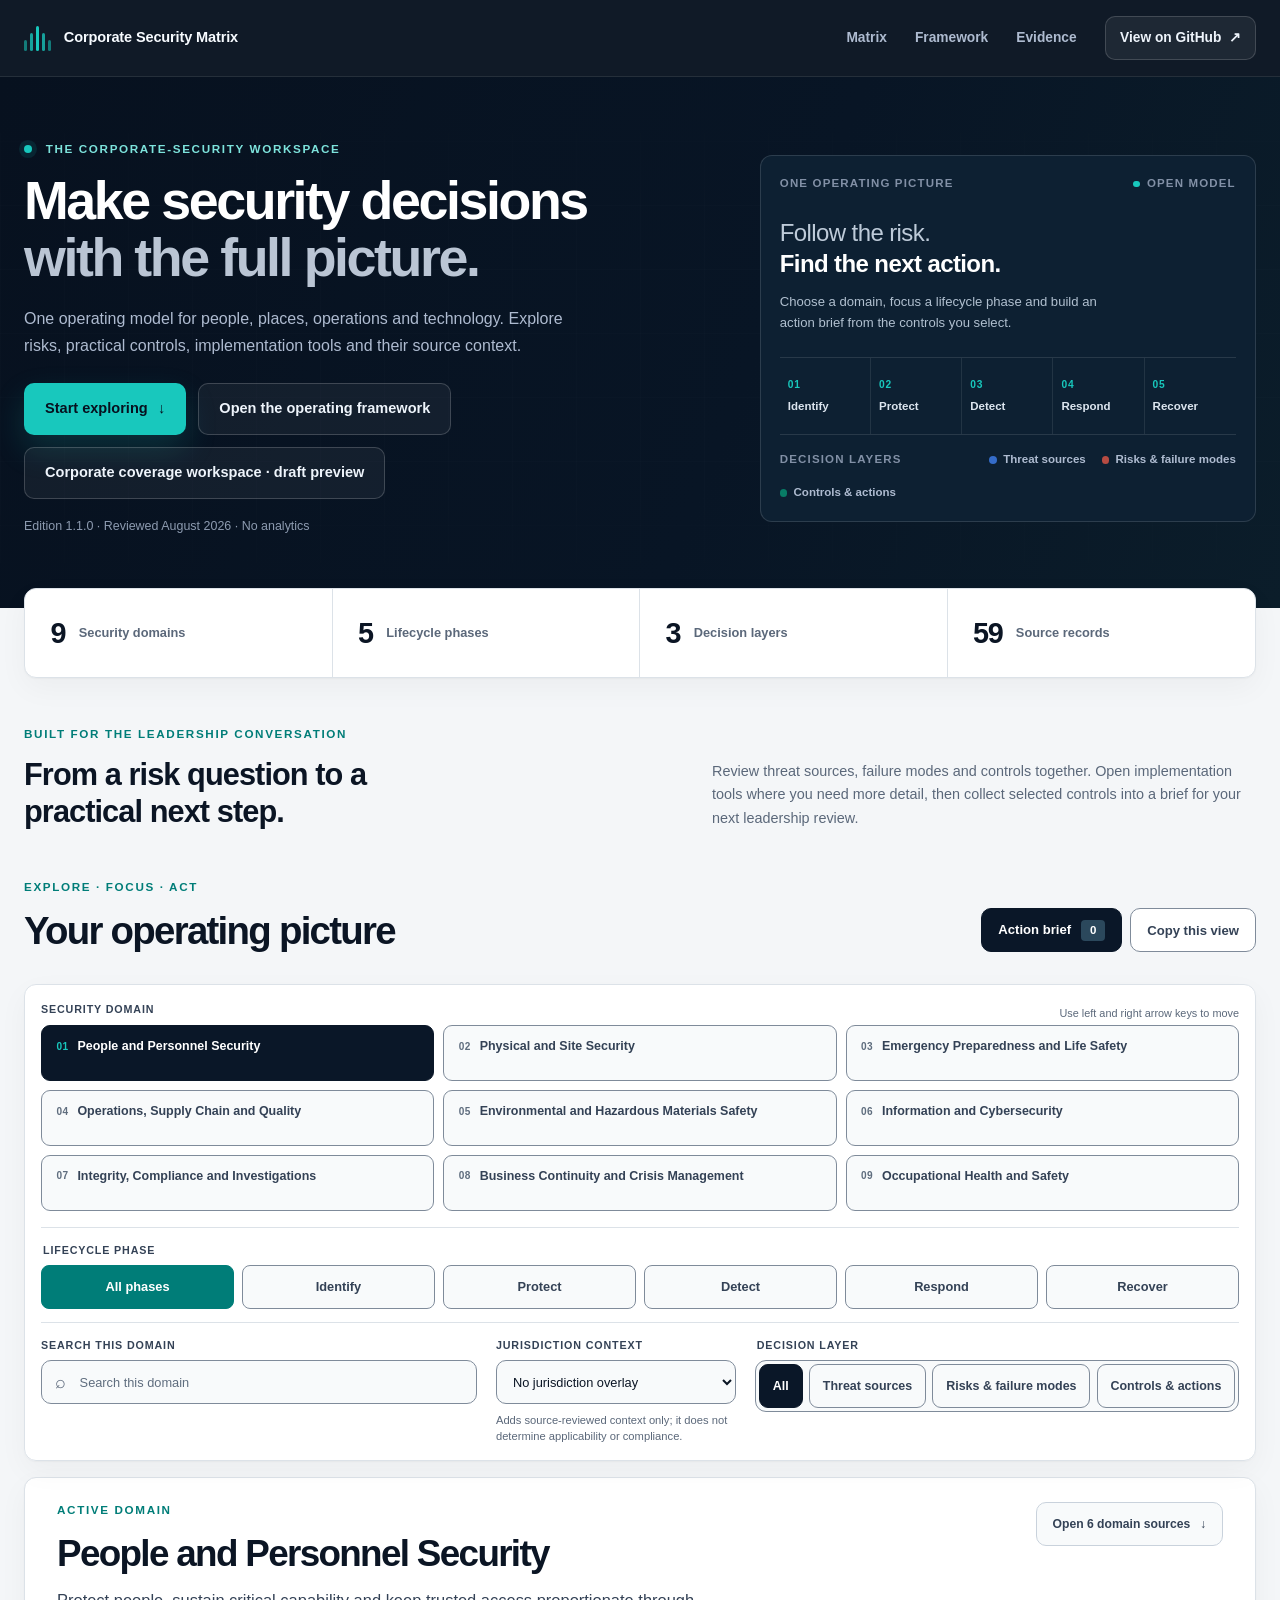
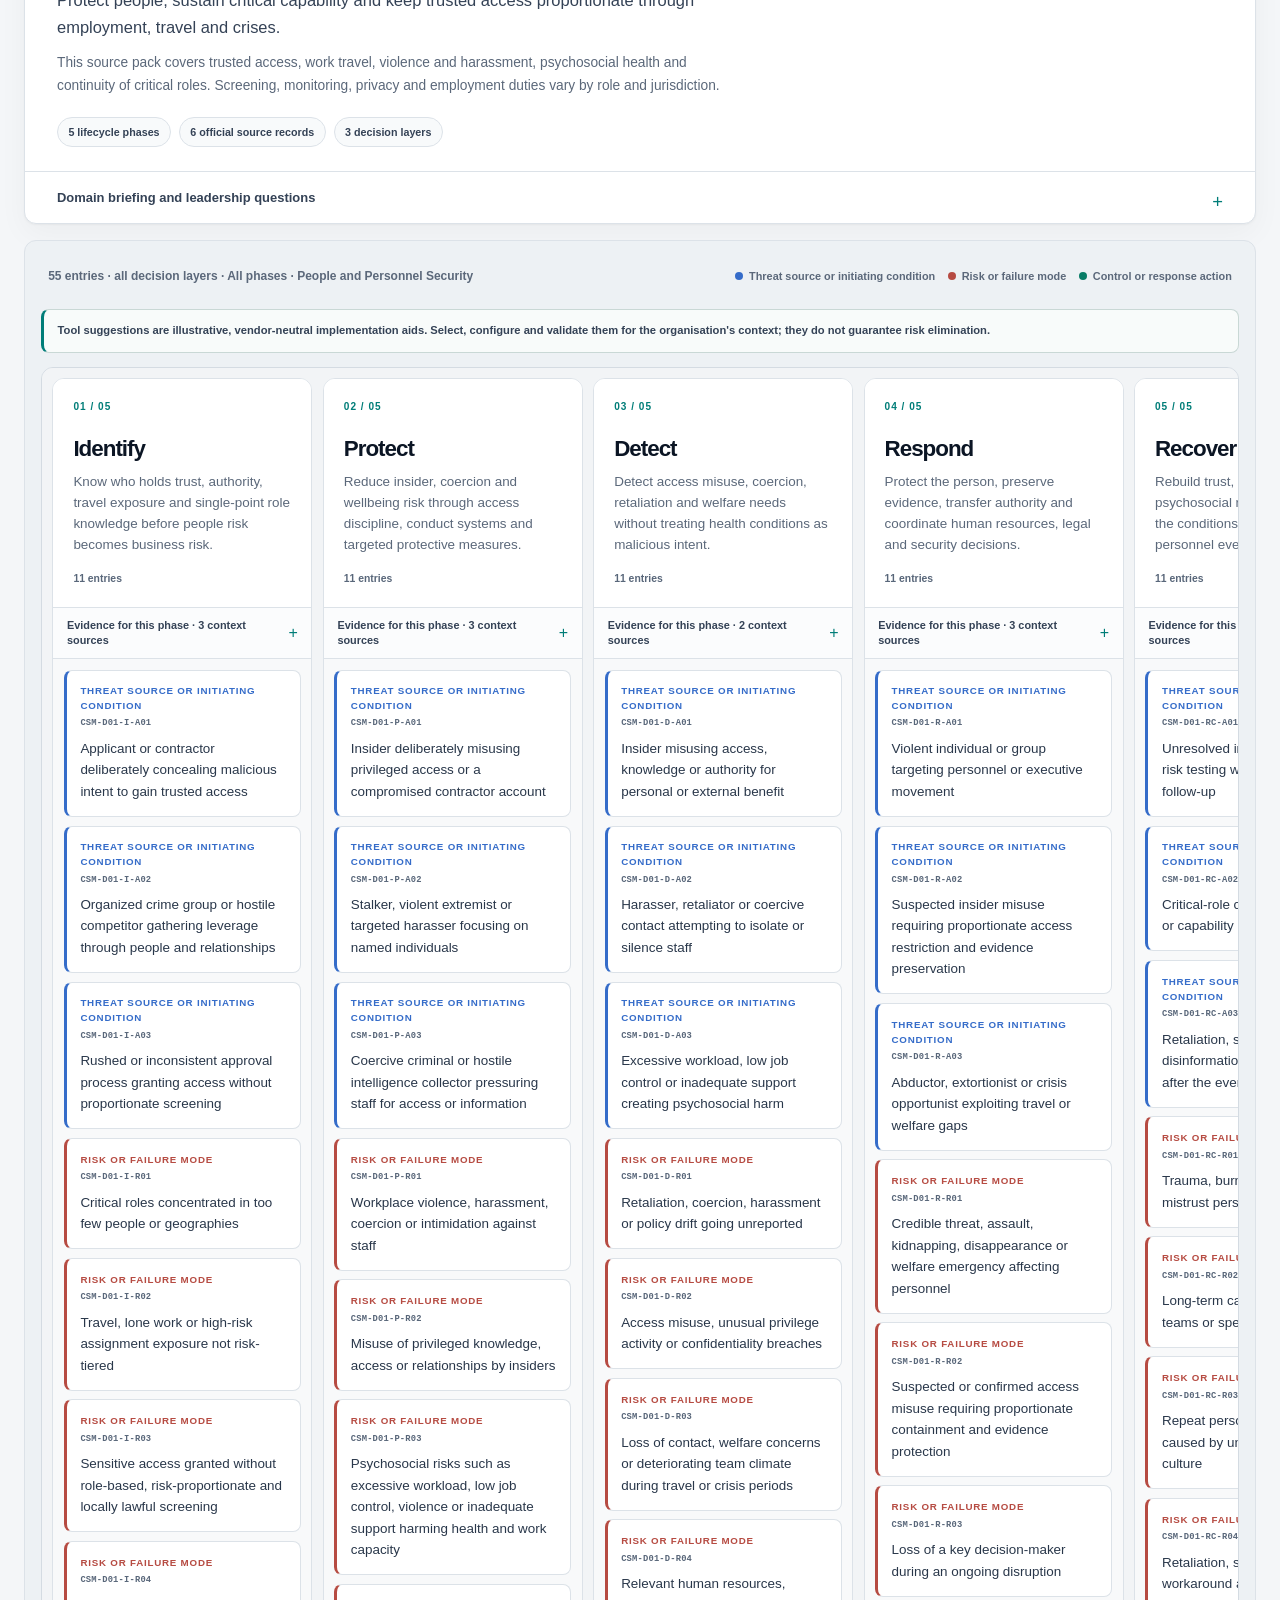
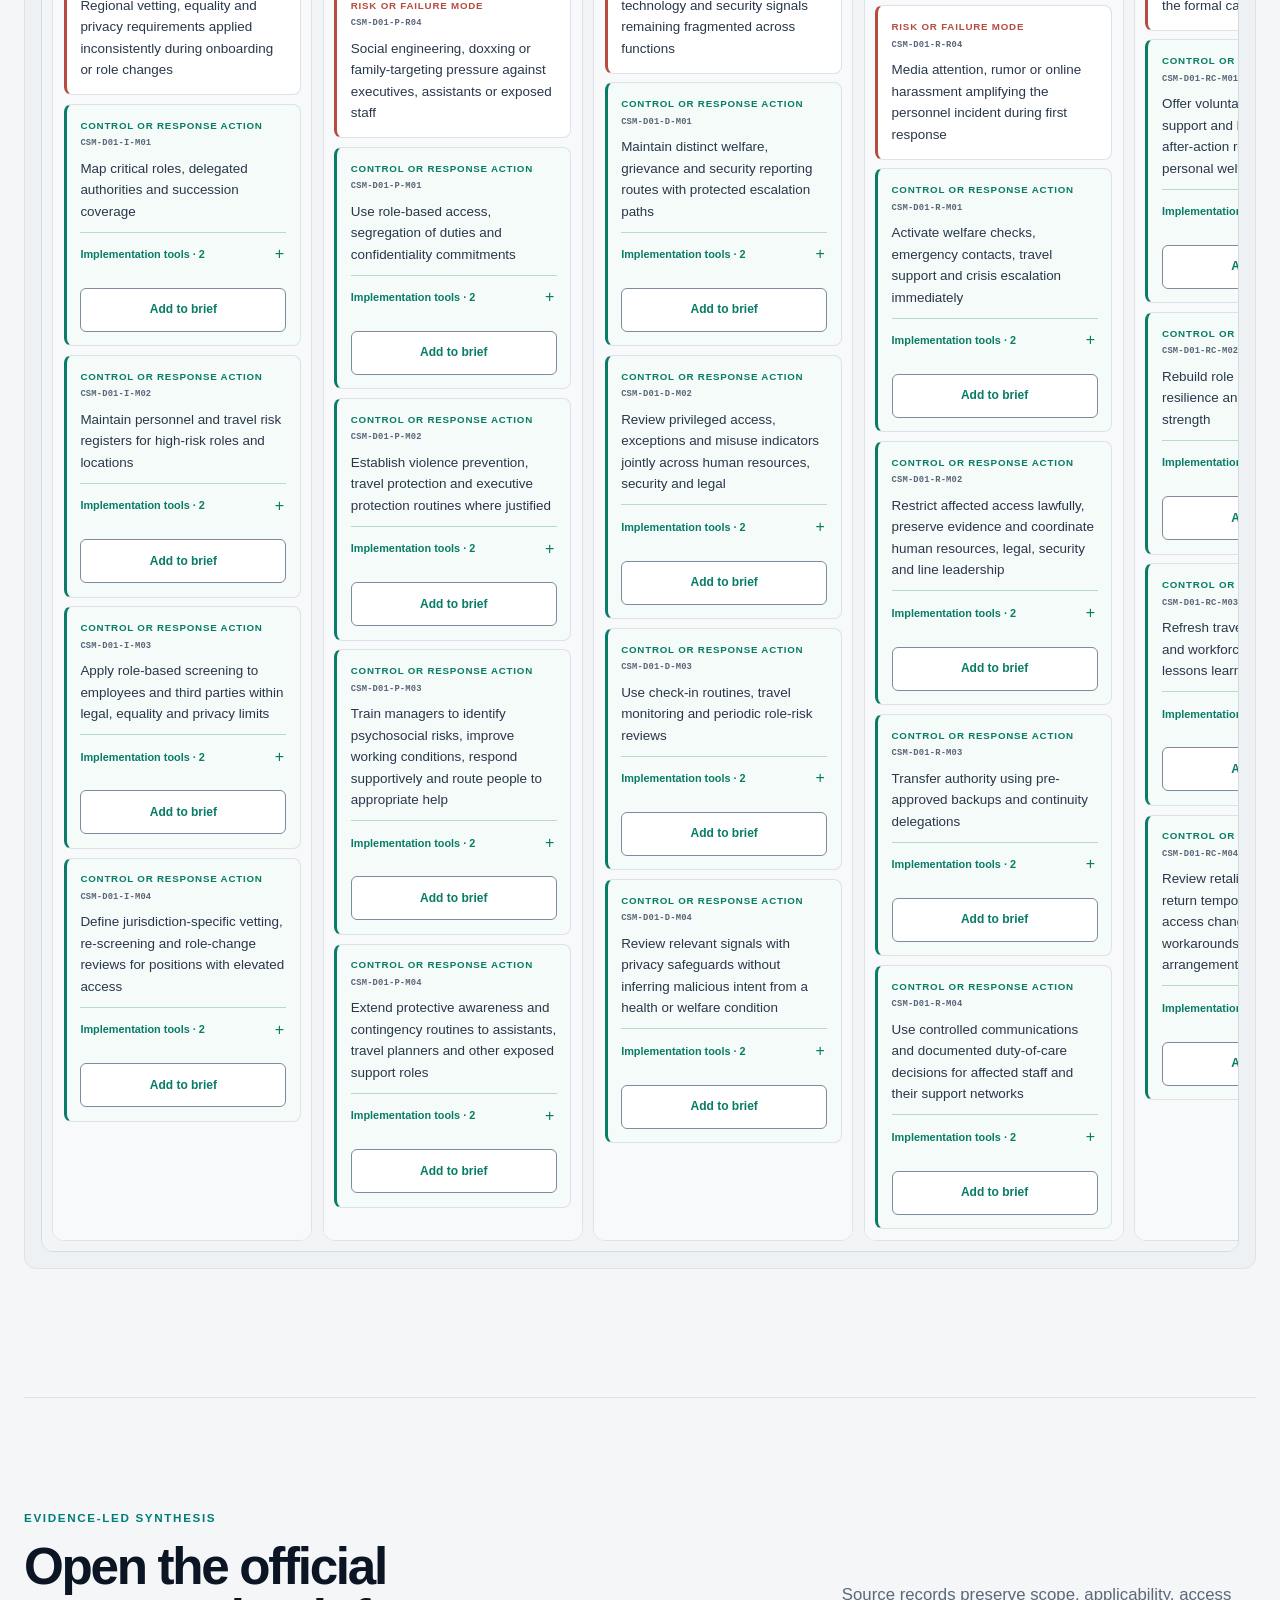
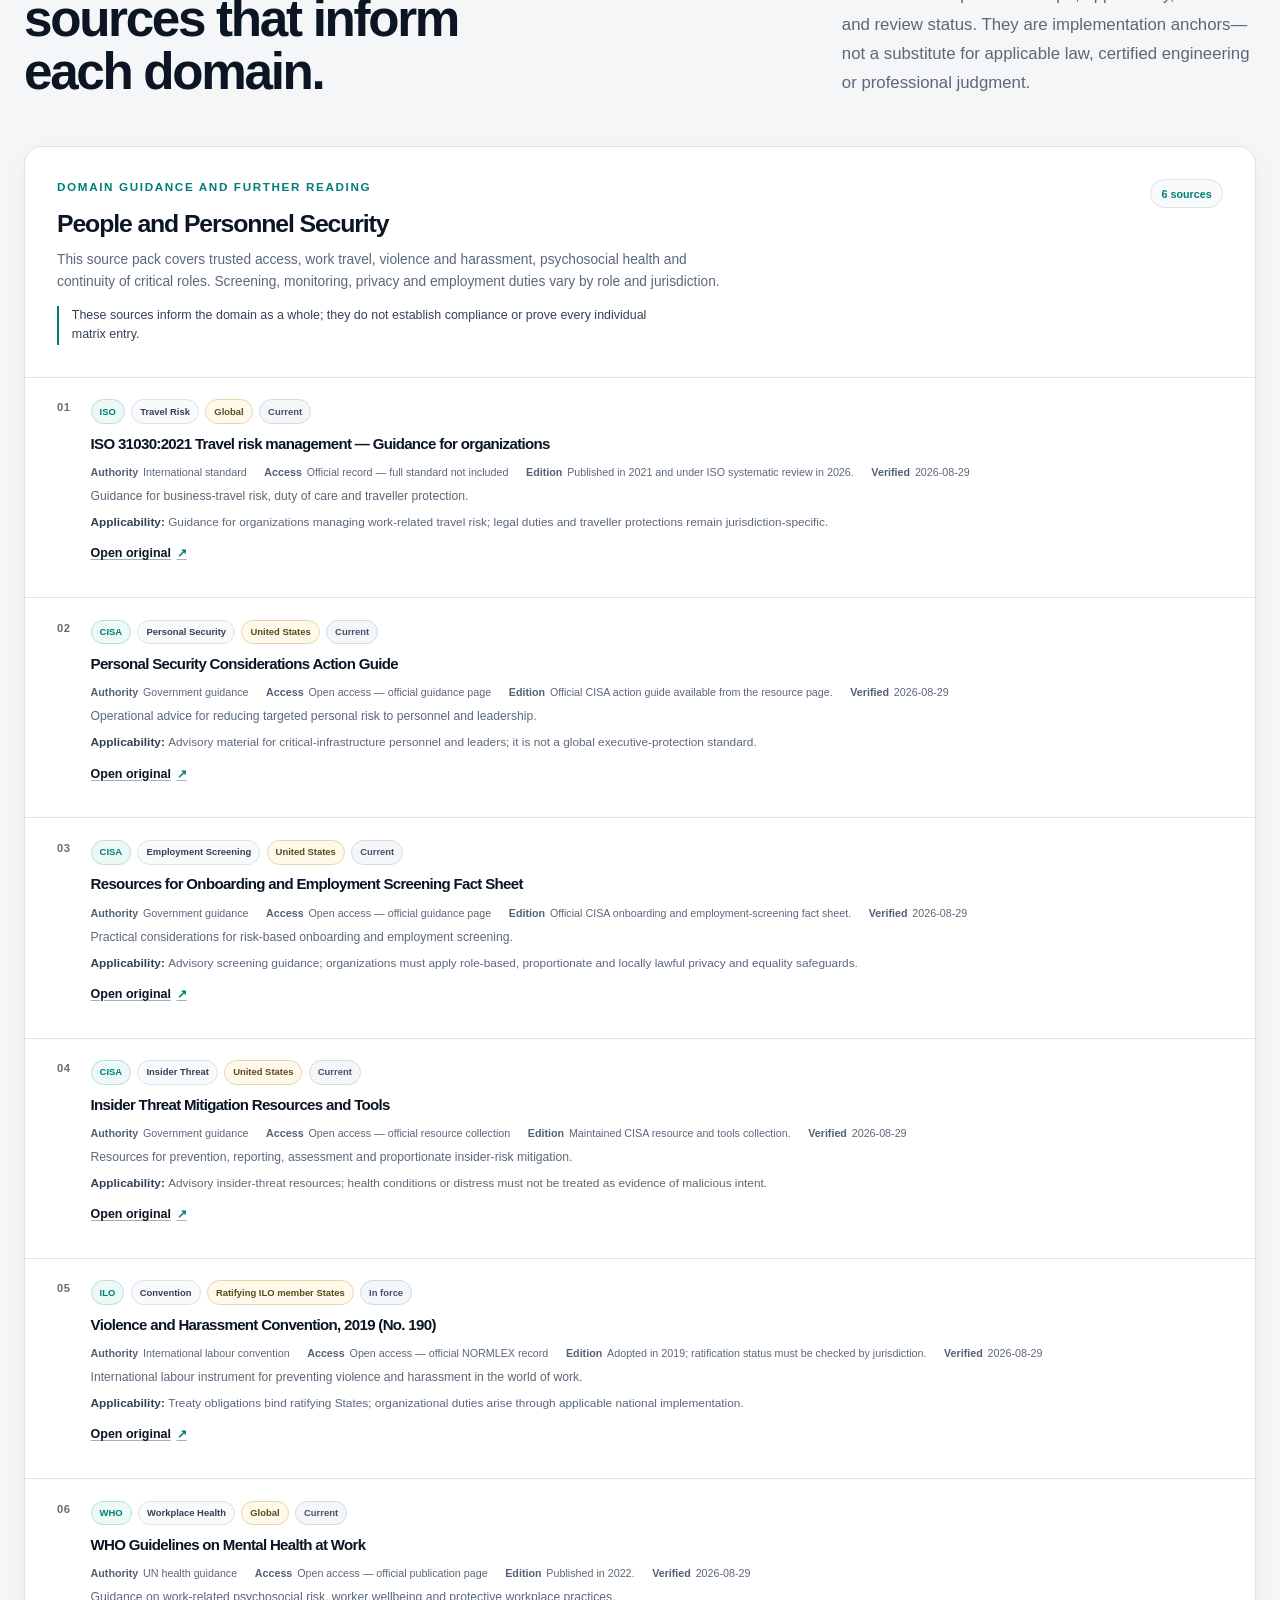
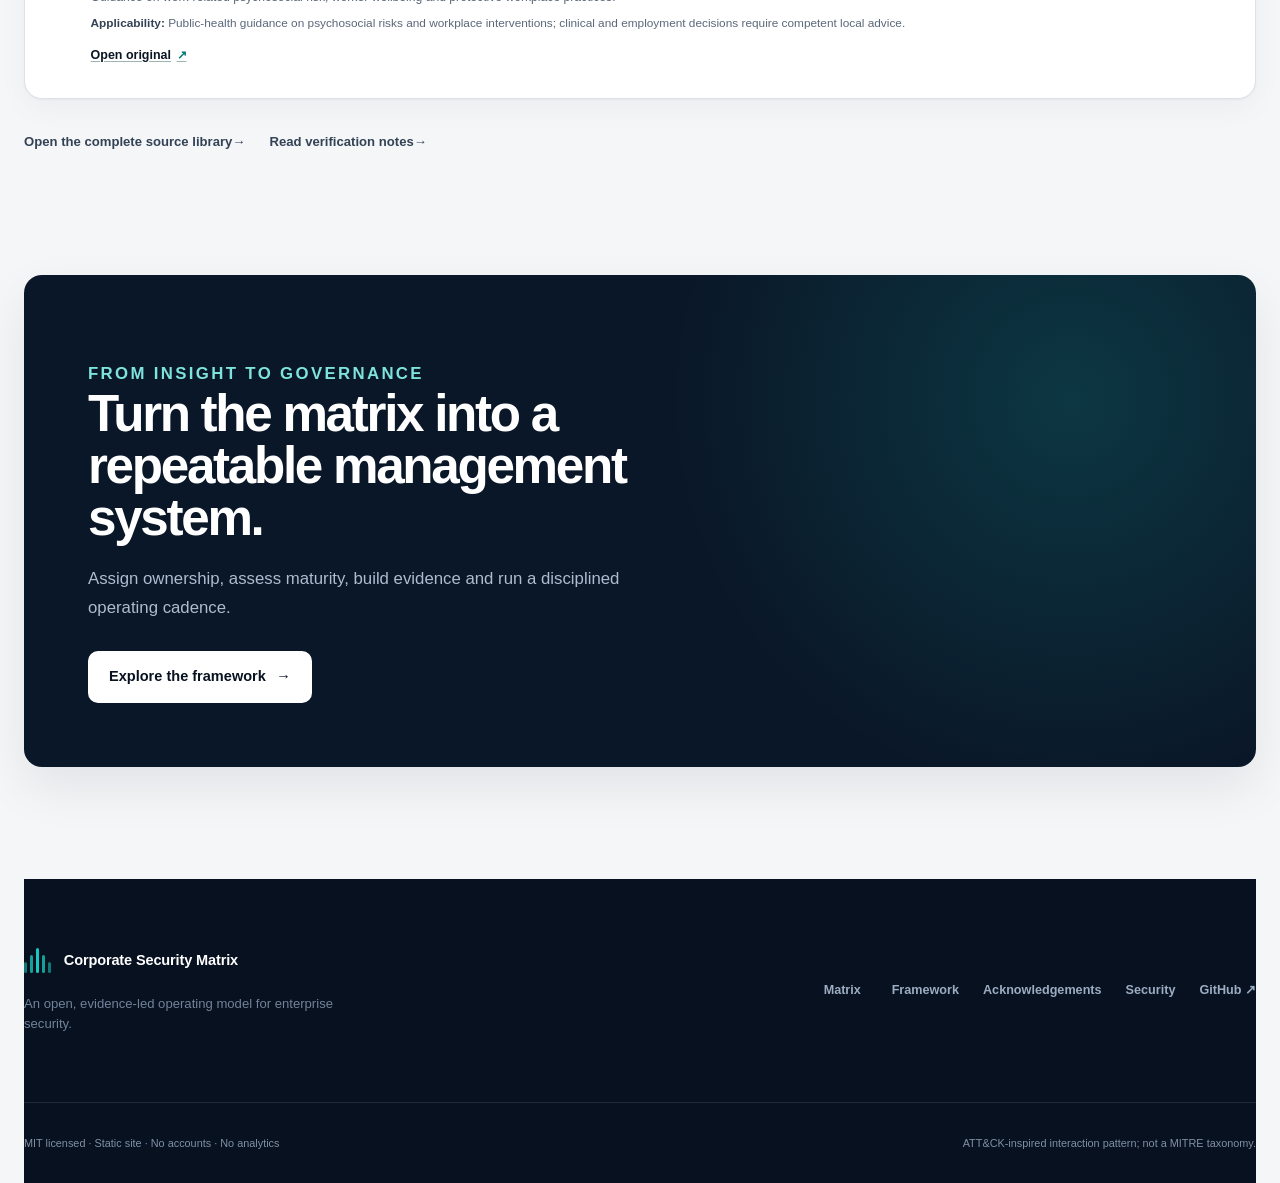
<file: index.html>
<!doctype html>
<html lang="en" class="no-js">
  <head>
    <meta charset="utf-8">
    <meta name="viewport" content="width=device-width, initial-scale=1">
    <meta
      http-equiv="Content-Security-Policy"
      content="default-src 'self'; base-uri 'none'; form-action 'none'; object-src 'none'; script-src 'self'; style-src 'self'; img-src 'self' data:; font-src 'self'; connect-src 'none'; frame-src 'none'; worker-src 'none'"
    >
    <meta name="referrer" content="strict-origin-when-cross-origin">
    <meta name="color-scheme" content="light">
    <meta name="theme-color" content="#07111f">
    <meta name="robots" content="index,follow,max-image-preview:large">
    <title>Corporate Security Matrix — See risk. Decide faster.</title>
    <meta
      name="description"
      content="Explore nine corporate-security domains across Identify, Protect, Detect, Respond and Recover—grounded in authoritative global sources."
    >
    <link rel="canonical" href="https://samran2.github.io/corporate-security-matrix/">
    <meta property="og:title" content="Corporate Security Matrix">
    <meta property="og:description" content="See risk. Decide faster. Build resilience across nine enterprise-security domains.">
    <meta property="og:type" content="website">
    <meta property="og:site_name" content="Corporate Security Matrix">
    <meta property="og:locale" content="en_US">
    <meta property="og:url" content="https://samran2.github.io/corporate-security-matrix/">
    <meta property="og:image" content="https://samran2.github.io/corporate-security-matrix/assets/social-preview.png">
    <meta property="og:image:width" content="1200">
    <meta property="og:image:height" content="630">
    <meta property="og:image:alt" content="Corporate Security Matrix — See risk. Decide faster. Build resilience.">
    <meta name="twitter:card" content="summary_large_image">
    <meta name="twitter:title" content="Corporate Security Matrix">
    <meta name="twitter:description" content="See risk. Decide faster. Build resilience across nine enterprise-security domains.">
    <meta name="twitter:image" content="https://samran2.github.io/corporate-security-matrix/assets/social-preview.png">
    <meta name="twitter:image:alt" content="Corporate Security Matrix — See risk. Decide faster. Build resilience.">
    <link rel="icon" href="assets/favicon.svg" type="image/svg+xml">
    <link rel="apple-touch-icon" href="assets/apple-touch-icon.png">
    <link rel="stylesheet" href="styles.css">
  </head>
  <body class="home-workspace" data-app-state="pending">
    <a class="skip-link" href="#matrix-explorer">Skip to matrix explorer</a>

    <header class="site-header" aria-label="Primary navigation">
      <div class="site-header__inner">
        <a class="brand" href="index.html" aria-label="Corporate Security Matrix home">
          <span class="brand__mark" aria-hidden="true">
            <span></span><span></span><span></span><span></span><span></span>
          </span>
          <span class="brand__name">Corporate Security Matrix</span>
        </a>
        <nav class="site-nav" aria-label="Site">
          <a href="#matrix-explorer">Matrix</a>
          <a href="framework.html">Framework</a>
          <a href="#source-pack">Evidence</a>
          <a class="site-nav__github" href="https://github.com/samran2/corporate-security-matrix" target="_blank" rel="noopener noreferrer">
            View on GitHub <span aria-hidden="true">↗</span>
          </a>
        </nav>
        <details class="mobile-nav">
          <summary>Menu</summary>
          <nav aria-label="Mobile site navigation">
            <a href="#matrix-explorer">Matrix</a>
            <a href="framework.html">Framework</a>
            <a href="#source-pack">Evidence</a>
            <a href="https://github.com/samran2/corporate-security-matrix" target="_blank" rel="noopener noreferrer">View on GitHub <span aria-hidden="true">↗</span></a>
          </nav>
        </details>
      </div>
    </header>

    <main>
      <section class="hero hero--home" aria-labelledby="hero-title">
        <div class="hero__inner">
          <div class="hero__copy">
            <p class="eyebrow"><span class="status-dot" aria-hidden="true"></span> The corporate-security workspace</p>
            <h1 id="hero-title">Make security decisions<br><span>with the full picture.</span></h1>
            <p class="lede">
              One operating model for people, places, operations and technology. Explore risks, practical controls, implementation tools and their source context.
            </p>
            <div class="hero__actions">
              <a class="button button--primary" href="#matrix-explorer">Start exploring <span aria-hidden="true">↓</span></a>
              <a class="button button--secondary" href="framework.html">Open the operating framework</a>
              <!-- csm-release-scope:v1.2.0:begin -->
              <a class="button button--secondary" href="coverage.html">Corporate coverage workspace · draft preview</a>
              <!-- csm-release-scope:v1.2.0:end -->
            </div>
            <p class="hero__note">Edition 1.1.0 · Reviewed August 2026 · No analytics</p>
          </div>

          <div class="hero-system" role="group" aria-label="Matrix model overview">
            <div class="hero-system__topline">
              <span>One operating picture</span>
              <span class="live-label"><span aria-hidden="true"></span> Open model</span>
            </div>
            <div class="hero-system__purpose">
              <p>Follow the risk.<br><strong>Find the next action.</strong></p>
              <span>Choose a domain, focus a lifecycle phase and build an action brief from the controls you select.</span>
            </div>
            <div class="hero-system__phases" role="list" aria-label="Five lifecycle phases">
              <span role="listitem"><small>01</small>Identify</span>
              <span role="listitem"><small>02</small>Protect</span>
              <span role="listitem"><small>03</small>Detect</span>
              <span role="listitem"><small>04</small>Respond</span>
              <span role="listitem"><small>05</small>Recover</span>
            </div>
            <div class="hero-system__signal">
              <span>Decision layers</span>
              <div><i class="signal signal--actor"></i> Threat sources</div>
              <div><i class="signal signal--risk"></i> Risks &amp; failure modes</div>
              <div><i class="signal signal--control"></i> Controls &amp; actions</div>
            </div>
          </div>
        </div>
      </section>

      <section class="trust-strip" aria-label="Matrix scope">
        <div><strong>9</strong><span>Security domains</span></div>
        <div><strong>5</strong><span>Lifecycle phases</span></div>
        <div><strong>3</strong><span>Decision layers</span></div>
        <div><strong id="sourceMappingCount">59</strong><span>Source records</span></div>
      </section>

      <section class="intro-section" aria-labelledby="intro-title">
        <div>
          <p class="eyebrow">Built for the leadership conversation</p>
          <h2 id="intro-title">From a risk question to a practical next step.</h2>
        </div>
        <p>
          Review threat sources, failure modes and controls together. Open implementation tools where you need more detail, then collect selected controls into a brief for your next leadership review.
        </p>
      </section>

      <section class="explorer" id="matrix-explorer" aria-labelledby="matrix-title" tabindex="-1">
        <div class="explorer__heading">
          <div>
            <p class="eyebrow">Explore · Focus · Act</p>
            <h2 id="matrix-title">Your operating picture</h2>
          </div>
          <div class="explorer__actions app-interactive">
            <button class="text-button text-button--brief" id="openActionBrief" type="button" aria-controls="actionBrief" aria-expanded="false">
              Action brief <span class="brief-count" id="actionBriefCount">0</span>
            </button>
            <button class="text-button" id="copyLink" type="button" aria-describedby="copyStatus">
              Copy this view
            </button>
            <span class="sr-only" id="copyStatus" role="status" aria-live="polite"></span>
          </div>
        </div>

        <noscript>
          <div class="notice">
            <strong>The interactive matrix needs JavaScript.</strong>
            <p>You can still review the operating model and all 59 source records with their phase-context mappings.</p>
            <p><a href="framework.html">Open the framework</a> · <a href="SOURCE-LIBRARY.md">Open the complete source library</a></p>
          </div>
        </noscript>

        <div id="matrixDataError" class="app-error" role="alert" hidden>
          <strong>The interactive matrix is temporarily unavailable.</strong>
          <p>Its data could not be loaded completely, so no partial matrix is shown. Reload the page or use the reviewed supporting documents.</p>
          <p><a href="framework.html">Open the framework</a> · <a href="SOURCE-LIBRARY.md">Open the complete source library</a></p>
        </div>

        <section class="control-bar app-interactive" aria-label="Matrix controls">
          <div class="control-panel control-panel--domains">
            <div class="control-heading">
              <p class="control-label" id="domain-label">Security domain</p>
              <span id="domainKeyboardHint">Use left and right arrow keys to move</span>
            </div>
            <div class="domain-mobile-nav" role="group" aria-label="Security domain navigation">
              <button id="previousDomain" type="button" aria-label="No previous security domain" disabled>
                <span aria-hidden="true">←</span>
              </button>
              <p id="domainNavStatus" role="status" aria-live="polite" aria-atomic="true">01 / 09 · Personnel Security</p>
              <button id="nextDomain" type="button" aria-label="Next security domain">
                <span aria-hidden="true">→</span>
              </button>
            </div>
            <div class="domain-rail is-at-start">
              <div
                class="chip-group"
                id="domainFilters"
                role="tablist"
                aria-labelledby="domain-label"
                aria-describedby="domainKeyboardHint domainNavStatus"
                aria-orientation="horizontal"
              ></div>
            </div>
          </div>

          <div class="control-panel control-panel--search">
            <label class="control-label" for="matrixSearch">Search this domain</label>
            <div class="search-field">
              <span aria-hidden="true">⌕</span>
              <input id="matrixSearch" type="search" autocomplete="off" spellcheck="false" placeholder="Search this domain">
              <button id="clearSearch" class="search-field__clear" type="button" aria-label="Clear search" hidden>Clear</button>
            </div>
          </div>

          <fieldset class="control-panel control-panel--phase">
            <legend class="control-label">Lifecycle phase</legend>
            <div class="phase-switch" role="radiogroup" aria-label="Filter lifecycle phase">
              <button id="phase-all" type="button" class="phase-switch__button is-active" data-phase-mode="all" role="radio" aria-checked="true">All phases</button>
              <button id="phase-identify" type="button" class="phase-switch__button" data-phase-mode="identify" role="radio" aria-checked="false" tabindex="-1">Identify</button>
              <button id="phase-protect" type="button" class="phase-switch__button" data-phase-mode="protect" role="radio" aria-checked="false" tabindex="-1">Protect</button>
              <button id="phase-detect" type="button" class="phase-switch__button" data-phase-mode="detect" role="radio" aria-checked="false" tabindex="-1">Detect</button>
              <button id="phase-respond" type="button" class="phase-switch__button" data-phase-mode="respond" role="radio" aria-checked="false" tabindex="-1">Respond</button>
              <button id="phase-recover" type="button" class="phase-switch__button" data-phase-mode="recover" role="radio" aria-checked="false" tabindex="-1">Recover</button>
            </div>
          </fieldset>

          <!-- csm-release-scope:v1.3.0:begin -->
          <div class="control-panel control-panel--overlay">
            <label class="control-label" for="overlaySelect">Jurisdiction context</label>
            <select id="overlaySelect" aria-describedby="overlayHelp">
              <option value="">No jurisdiction overlay</option>
              <option value="eu-fi">EU + Finland pilot</option>
            </select>
            <p id="overlayHelp">Adds source-reviewed context only; it does not determine applicability or compliance.</p>
            <span class="sr-only" id="overlayStatus" role="status" aria-live="polite"></span>
          </div>
          <!-- csm-release-scope:v1.3.0:end -->

          <fieldset class="control-panel control-panel--view">
            <legend class="control-label">Decision layer</legend>
            <div class="view-switch" role="radiogroup" aria-label="Filter decision layer">
              <button id="view-all" type="button" class="view-switch__button is-active" data-view-mode="all" role="radio" aria-checked="true">All</button>
              <button id="view-actors" type="button" class="view-switch__button" data-view-mode="actors" role="radio" aria-checked="false">Threat sources</button>
              <button id="view-risks" type="button" class="view-switch__button" data-view-mode="risks" role="radio" aria-checked="false">Risks &amp; failure modes</button>
              <button id="view-mitigations" type="button" class="view-switch__button" data-view-mode="mitigations" role="radio" aria-checked="false">Controls &amp; actions</button>
            </div>
          </fieldset>
        </section>

        <div class="active-domain app-interactive" id="activeDomain"></div>

        <!-- csm-release-scope:v1.3.0:begin -->
        <section
          class="overlay-context app-interactive"
          id="overlayContext"
          aria-labelledby="overlayContextTitle"
          hidden
        ></section>
        <!-- csm-release-scope:v1.3.0:end -->

        <div class="matrix-panel app-interactive">
          <div class="matrix-panel__top">
            <p id="resultCount" role="status" aria-live="polite"></p>
            <div class="legend" role="list" aria-label="Decision-layer legend">
              <span class="legend__item legend__item--actor" role="listitem"><i></i>Threat source or initiating condition</span>
              <span class="legend__item legend__item--risk" role="listitem"><i></i>Risk or failure mode</span>
              <span class="legend__item legend__item--control" role="listitem"><i></i>Control or response action</span>
            </div>
          </div>
          <p class="tooling-disclaimer">Tool suggestions are illustrative, vendor-neutral implementation aids. Select, configure and validate them for the organisation's context; they do not guarantee risk elimination.</p>
          <div class="matrix-scroll" role="region" aria-label="Corporate security lifecycle matrix" tabindex="0">
            <div class="matrix-grid" id="matrixGrid" role="tabpanel"></div>
          </div>
          <div class="empty-state" id="emptyState" hidden>
            <strong>No matching entries</strong>
            <span>Try a broader search or show all decision layers.</span>
          </div>
        </div>

        <section class="action-brief app-interactive" id="actionBrief" aria-labelledby="actionBriefTitle" tabindex="-1" hidden>
          <div id="actionBriefReport">
            <header class="action-brief__heading">
              <p class="eyebrow">Selected controls · Current session</p>
              <h3 id="actionBriefTitle">Your action brief</h3>
              <p class="action-brief__privacy">Select up to 12 controls across domains. Selections stay in this tab's memory. Reloading or leaving this page clears the brief. Downloaded or printed briefs may contain sensitive information; handle them within your organisation's policy.</p>
            </header>
            <p class="action-brief__empty" id="actionBriefEmpty">Your brief is empty. Add a control from the matrix to keep its implementation tools and source context together.</p>
            <ol class="action-brief__list" id="actionBriefList"></ol>
          </div>
          <p class="action-brief__status" id="actionBriefStatus" role="status" aria-live="polite"></p>
          <div class="action-brief__actions" role="group" aria-label="Action brief controls">
            <button class="text-button text-button--brief" id="exportActionBrief" type="button">Download brief</button>
            <button class="text-button" id="printActionBrief" type="button">Print brief</button>
            <button class="text-button" id="clearActionBrief" type="button">Clear selections</button>
            <button class="text-button" id="closeActionBrief" type="button">Close brief</button>
          </div>
        </section>
      </section>

      <section class="evidence-section" id="source-pack" aria-labelledby="evidence-title" tabindex="-1">
        <div class="evidence-section__intro">
          <div>
            <p class="eyebrow">Evidence-led synthesis</p>
            <h2 id="evidence-title">Open the official sources that inform each domain.</h2>
          </div>
          <p>
            Source records preserve scope, applicability, access and review status. They are implementation anchors—not a substitute for applicable law, certified engineering or professional judgment.
          </p>
        </div>
        <div class="reference-grid app-interactive" id="referenceGrid"></div>
        <div class="evidence-section__footer">
          <a href="SOURCE-LIBRARY.md">Open the complete source library <span aria-hidden="true">→</span></a>
          <a href="FACT-CHECK.md">Read verification notes <span aria-hidden="true">→</span></a>
        </div>
      </section>

      <section class="framework-cta" aria-labelledby="framework-cta-title">
        <p class="eyebrow">From insight to governance</p>
        <h2 id="framework-cta-title">Turn the matrix into a repeatable management system.</h2>
        <p>Assign ownership, assess maturity, build evidence and run a disciplined operating cadence.</p>
        <a class="button button--light" href="framework.html">Explore the framework <span aria-hidden="true">→</span></a>
      </section>
    </main>

    <footer class="site-footer">
      <div class="site-footer__top">
        <div>
          <a class="brand brand--footer" href="index.html">
            <span class="brand__mark" aria-hidden="true"><span></span><span></span><span></span><span></span><span></span></span>
            <span class="brand__name">Corporate Security Matrix</span>
          </a>
          <p>An open, evidence-led operating model for enterprise security.</p>
        </div>
        <nav aria-label="Footer">
          <a href="#matrix-explorer">Matrix</a>
          <a href="framework.html">Framework</a>
          <a href="acknowledgements.html">Acknowledgements</a>
          <a href="SECURITY.md">Security</a>
          <a href="https://github.com/samran2/corporate-security-matrix" target="_blank" rel="noopener noreferrer">GitHub ↗</a>
        </nav>
      </div>
      <div class="site-footer__bottom">
        <span>MIT licensed · Static site · No accounts · No analytics</span>
        <span>ATT&amp;CK-inspired interaction pattern; not a MITRE taxonomy.</span>
      </div>
    </footer>

    <script src="matrix-domains.js"></script>
    <script src="matrix-actors.js"></script>
    <script src="matrix-briefs.js"></script>
    <script src="matrix-references.js"></script>
    <!-- csm-release-scope:v1.3.0:begin -->
    <script src="matrix-overlays.js"></script>
    <!-- csm-release-scope:v1.3.0:end -->
    <script src="matrix-tools-d01-d03.js"></script>
    <script src="matrix-tools-d04-d06.js"></script>
    <script src="matrix-tools-d07-d09.js"></script>
    <script src="matrix-tools.js"></script>
    <script src="app.js"></script>
  </body>
</html>
</file>
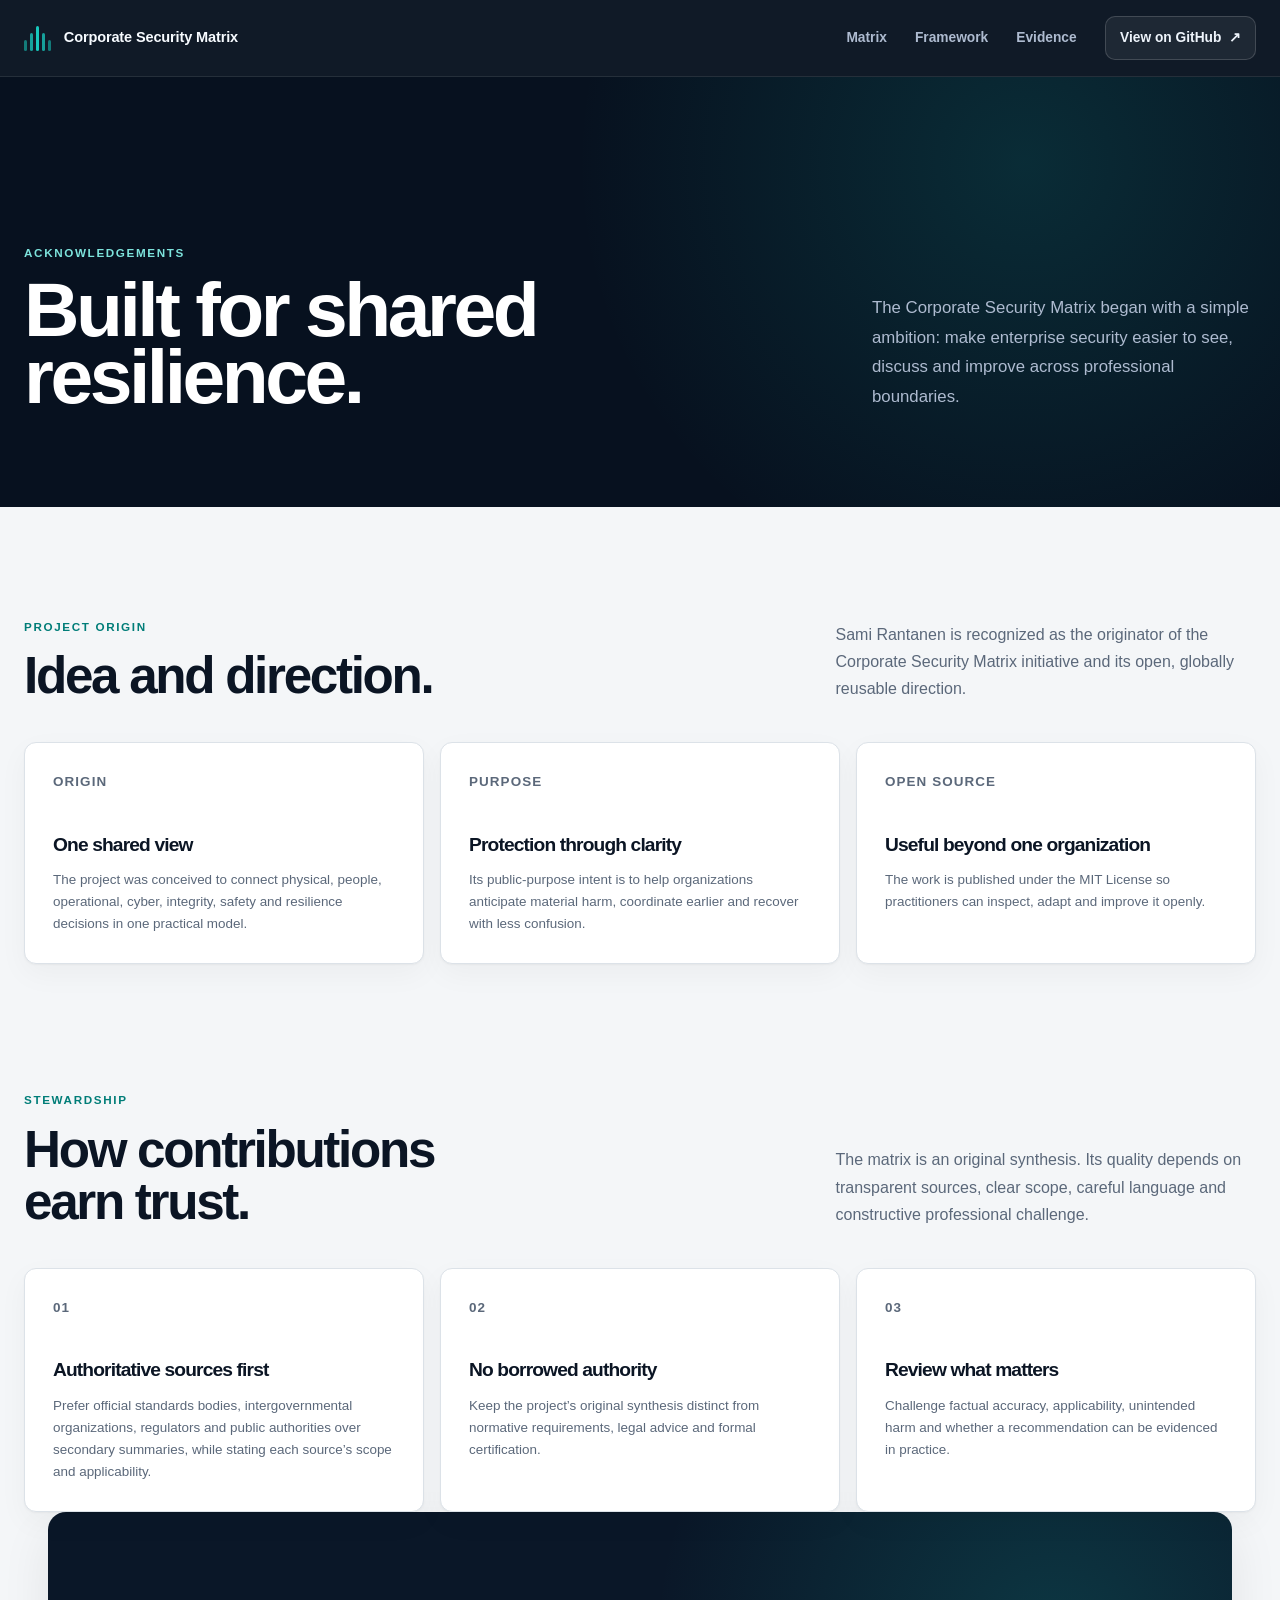
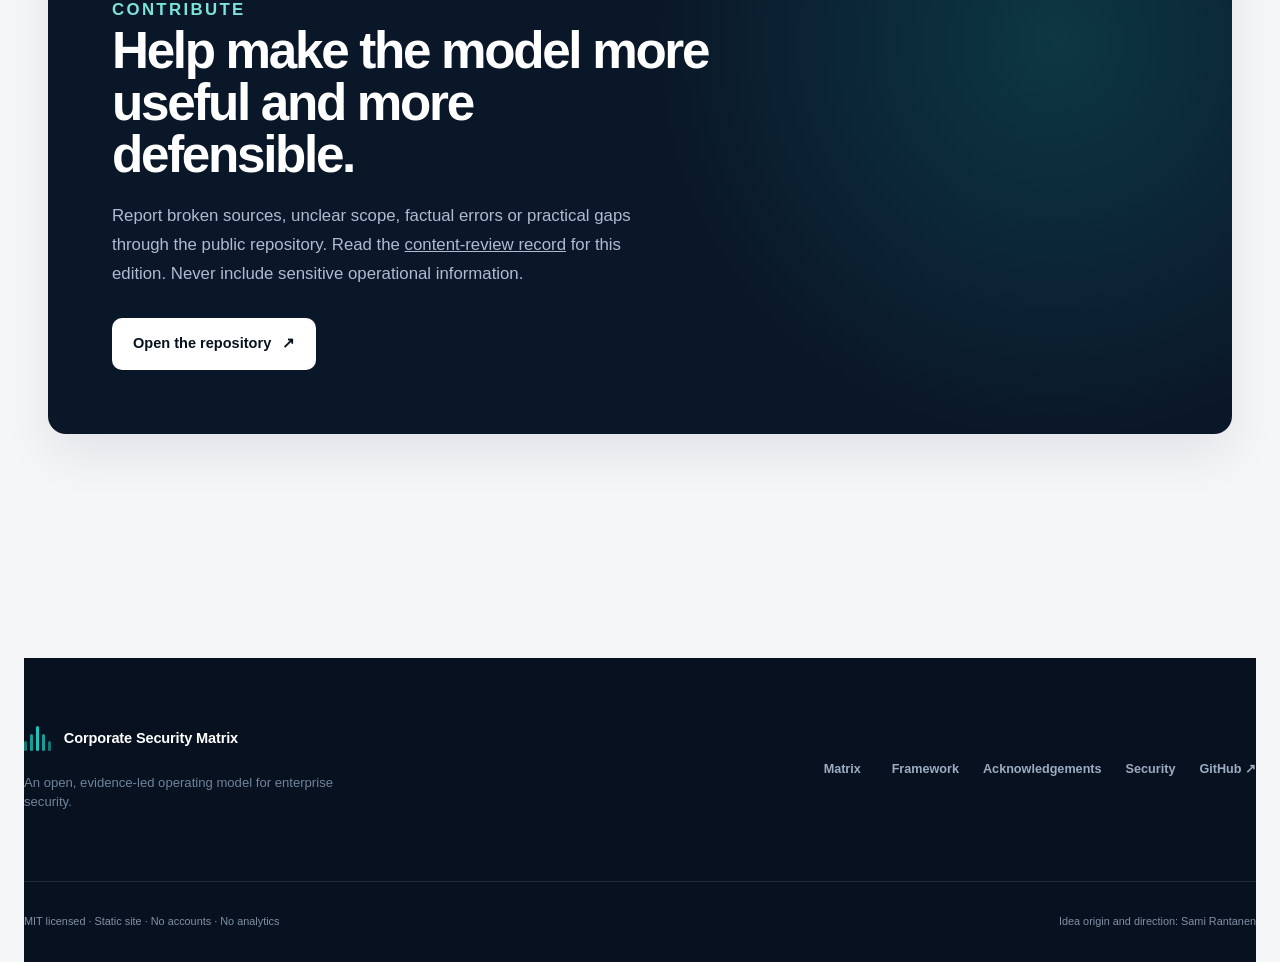
<file: acknowledgements.html>
<!doctype html>
<html lang="en">
  <head>
    <meta charset="utf-8">
    <meta name="viewport" content="width=device-width, initial-scale=1">
    <meta
      http-equiv="Content-Security-Policy"
      content="default-src 'self'; base-uri 'none'; form-action 'none'; object-src 'none'; script-src 'self'; style-src 'self'; img-src 'self' data:; font-src 'self'; connect-src 'none'; frame-src 'none'; worker-src 'none'"
    >
    <meta name="referrer" content="strict-origin-when-cross-origin">
    <meta name="color-scheme" content="light">
    <meta name="theme-color" content="#07111f">
    <meta name="robots" content="index,follow">
    <title>Acknowledgements | Corporate Security Matrix</title>
    <meta name="description" content="Project origins, authorship and contribution principles for the Corporate Security Matrix.">
    <link rel="canonical" href="https://samran2.github.io/corporate-security-matrix/acknowledgements.html">
    <meta property="og:title" content="Acknowledgements | Corporate Security Matrix">
    <meta property="og:description" content="Project origins, authorship and contribution principles for the Corporate Security Matrix.">
    <meta property="og:type" content="website">
    <meta property="og:site_name" content="Corporate Security Matrix">
    <meta property="og:locale" content="en_US">
    <meta property="og:url" content="https://samran2.github.io/corporate-security-matrix/acknowledgements.html">
    <meta property="og:image" content="https://samran2.github.io/corporate-security-matrix/assets/social-preview.png">
    <meta property="og:image:width" content="1200">
    <meta property="og:image:height" content="630">
    <meta property="og:image:alt" content="Corporate Security Matrix — See risk. Decide faster. Build resilience.">
    <meta name="twitter:card" content="summary_large_image">
    <meta name="twitter:title" content="Acknowledgements | Corporate Security Matrix">
    <meta name="twitter:description" content="Project origins, authorship and contribution principles for the Corporate Security Matrix.">
    <meta name="twitter:image" content="https://samran2.github.io/corporate-security-matrix/assets/social-preview.png">
    <meta name="twitter:image:alt" content="Corporate Security Matrix — See risk. Decide faster. Build resilience.">
    <link rel="icon" href="assets/favicon.svg" type="image/svg+xml">
    <link rel="apple-touch-icon" href="assets/apple-touch-icon.png">
    <link rel="stylesheet" href="styles.css">
  </head>
  <body>
    <a class="skip-link" href="#acknowledgements-content">Skip to acknowledgements</a>

    <header class="site-header" aria-label="Primary navigation">
      <div class="site-header__inner">
        <a class="brand" href="index.html" aria-label="Corporate Security Matrix home">
          <span class="brand__mark" aria-hidden="true"><span></span><span></span><span></span><span></span><span></span></span>
          <span class="brand__name">Corporate Security Matrix</span>
        </a>
        <nav class="site-nav" aria-label="Site">
          <a href="index.html#matrix-explorer">Matrix</a>
          <a href="framework.html">Framework</a>
          <a href="index.html#source-pack">Evidence</a>
          <a class="site-nav__github" href="https://github.com/samran2/corporate-security-matrix" target="_blank" rel="noopener noreferrer">View on GitHub <span aria-hidden="true">↗</span></a>
        </nav>
        <details class="mobile-nav">
          <summary>Menu</summary>
          <nav aria-label="Mobile site navigation">
            <a href="index.html#matrix-explorer">Matrix</a>
            <a href="framework.html">Framework</a>
            <a href="index.html#source-pack">Evidence</a>
            <a href="https://github.com/samran2/corporate-security-matrix" target="_blank" rel="noopener noreferrer">View on GitHub <span aria-hidden="true">↗</span></a>
          </nav>
        </details>
      </div>
    </header>

    <main id="acknowledgements-content">
      <section class="page-hero" aria-labelledby="page-title">
        <div class="page-hero__inner">
          <div>
            <p class="eyebrow">Acknowledgements</p>
            <h1 id="page-title">Built for shared resilience.</h1>
          </div>
          <div class="page-hero__copy">
            <p>The Corporate Security Matrix began with a simple ambition: make enterprise security easier to see, discuss and improve across professional boundaries.</p>
          </div>
        </div>
      </section>

      <div class="content-shell">
        <section class="content-section" aria-labelledby="origin-title">
          <div class="section-heading">
            <div><p class="eyebrow">Project origin</p><h2 id="origin-title">Idea and direction.</h2></div>
            <p>Sami Rantanen is recognized as the originator of the Corporate Security Matrix initiative and its open, globally reusable direction.</p>
          </div>
          <div class="card-grid">
            <article class="content-card"><p class="content-card__index">ORIGIN</p><h3>One shared view</h3><p>The project was conceived to connect physical, people, operational, cyber, integrity, safety and resilience decisions in one practical model.</p></article>
            <article class="content-card"><p class="content-card__index">PURPOSE</p><h3>Protection through clarity</h3><p>Its public-purpose intent is to help organizations anticipate material harm, coordinate earlier and recover with less confusion.</p></article>
            <article class="content-card"><p class="content-card__index">OPEN SOURCE</p><h3>Useful beyond one organization</h3><p>The work is published under the MIT License so practitioners can inspect, adapt and improve it openly.</p></article>
          </div>
        </section>

        <section class="content-section" aria-labelledby="stewardship-title">
          <div class="section-heading">
            <div><p class="eyebrow">Stewardship</p><h2 id="stewardship-title">How contributions earn trust.</h2></div>
            <p>The matrix is an original synthesis. Its quality depends on transparent sources, clear scope, careful language and constructive professional challenge.</p>
          </div>
          <div class="card-grid">
            <article class="content-card"><p class="content-card__index">01</p><h3>Authoritative sources first</h3><p>Prefer official standards bodies, intergovernmental organizations, regulators and public authorities over secondary summaries, while stating each source’s scope and applicability.</p></article>
            <article class="content-card"><p class="content-card__index">02</p><h3>No borrowed authority</h3><p>Keep the project’s original synthesis distinct from normative requirements, legal advice and formal certification.</p></article>
            <article class="content-card"><p class="content-card__index">03</p><h3>Review what matters</h3><p>Challenge factual accuracy, applicability, unintended harm and whether a recommendation can be evidenced in practice.</p></article>
          </div>
        </section>

        <section class="framework-cta" aria-labelledby="contribute-title">
          <p class="eyebrow">Contribute</p>
          <h2 id="contribute-title">Help make the model more useful and more defensible.</h2>
          <p>Report broken sources, unclear scope, factual errors or practical gaps through the public repository. Read the <a href="CONTENT-REVIEW.md">content-review record</a> for this edition. Never include sensitive operational information.</p>
          <a class="button button--light" href="https://github.com/samran2/corporate-security-matrix" target="_blank" rel="noopener noreferrer">Open the repository <span aria-hidden="true">↗</span></a>
        </section>
      </div>
    </main>

    <footer class="site-footer">
      <div class="site-footer__top">
        <div><a class="brand brand--footer" href="index.html"><span class="brand__mark" aria-hidden="true"><span></span><span></span><span></span><span></span><span></span></span><span class="brand__name">Corporate Security Matrix</span></a><p>An open, evidence-led operating model for enterprise security.</p></div>
        <nav aria-label="Footer"><a href="index.html#matrix-explorer">Matrix</a><a href="framework.html">Framework</a><a href="acknowledgements.html">Acknowledgements</a><a href="SECURITY.md">Security</a><a href="https://github.com/samran2/corporate-security-matrix" target="_blank" rel="noopener noreferrer">GitHub ↗</a></nav>
      </div>
      <div class="site-footer__bottom"><span>MIT licensed · Static site · No accounts · No analytics</span><span>Idea origin and direction: Sami Rantanen</span></div>
    </footer>
  </body>
</html>
</file>
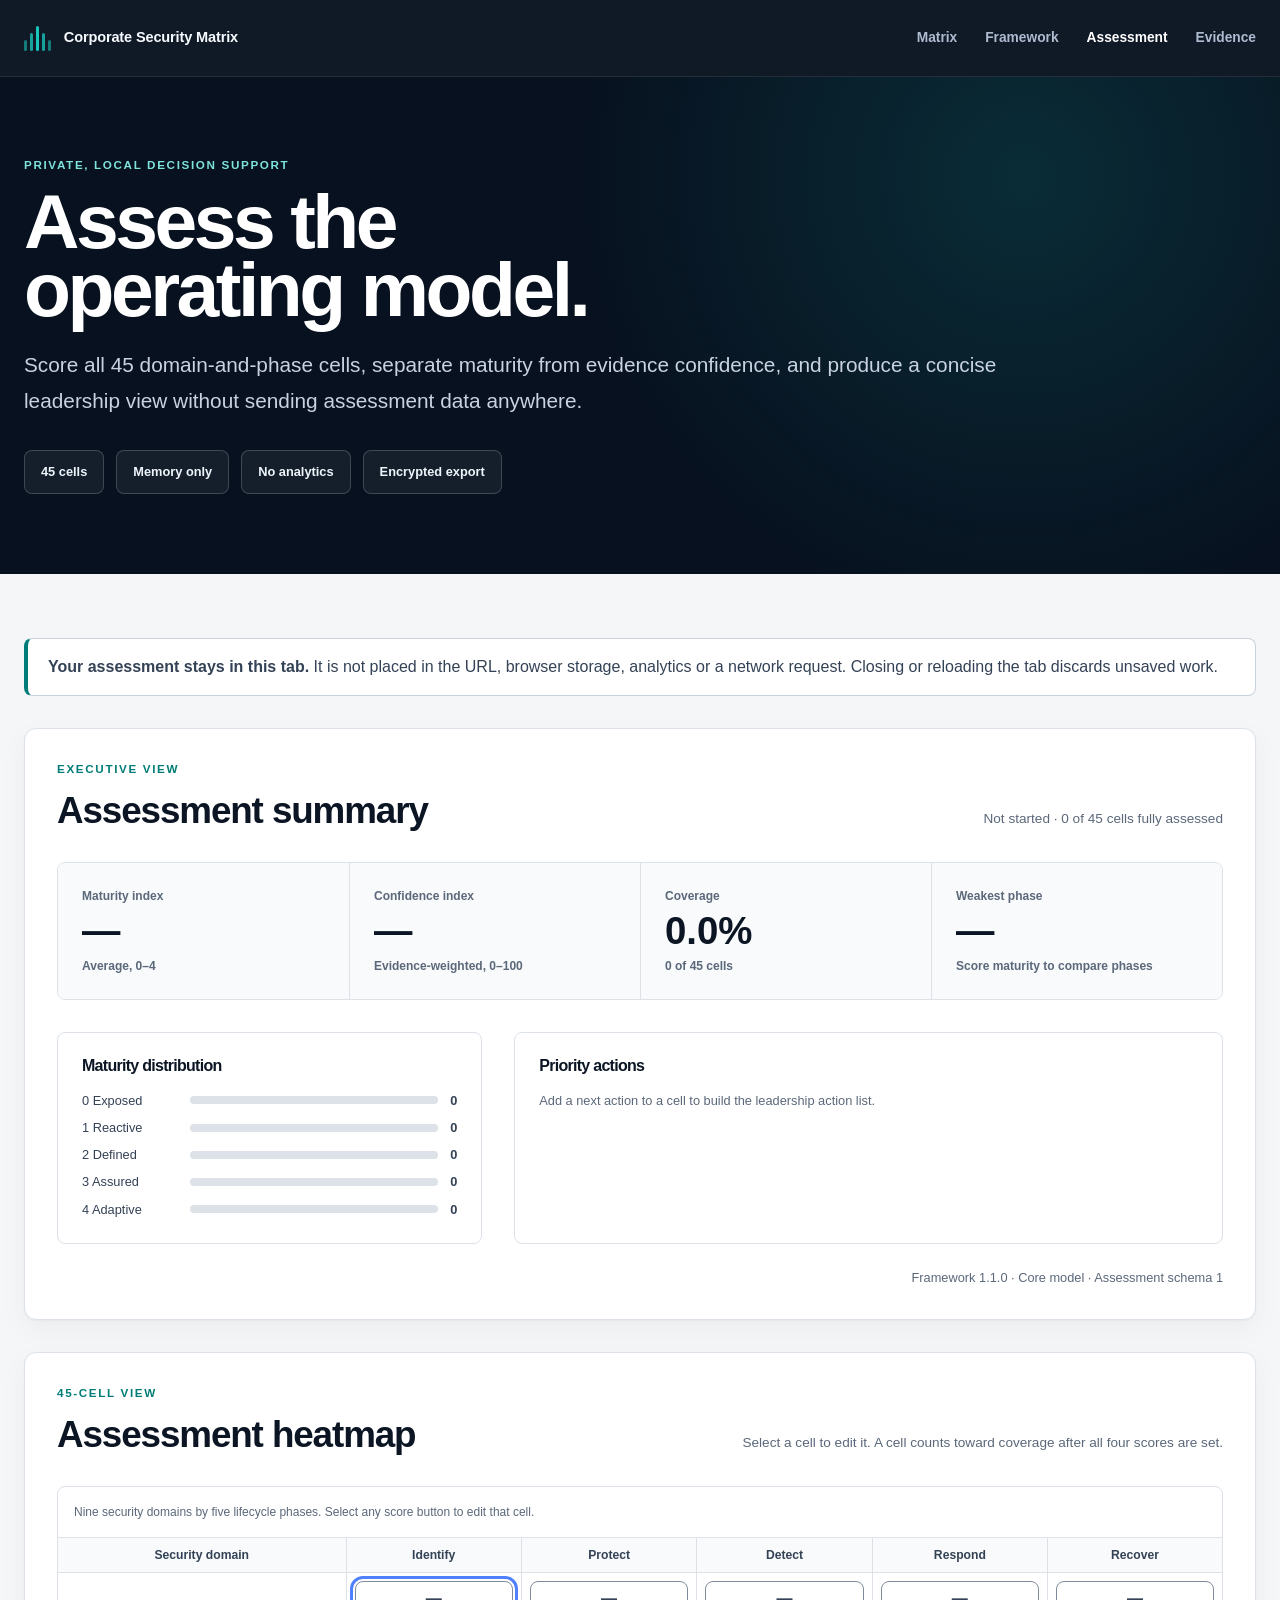
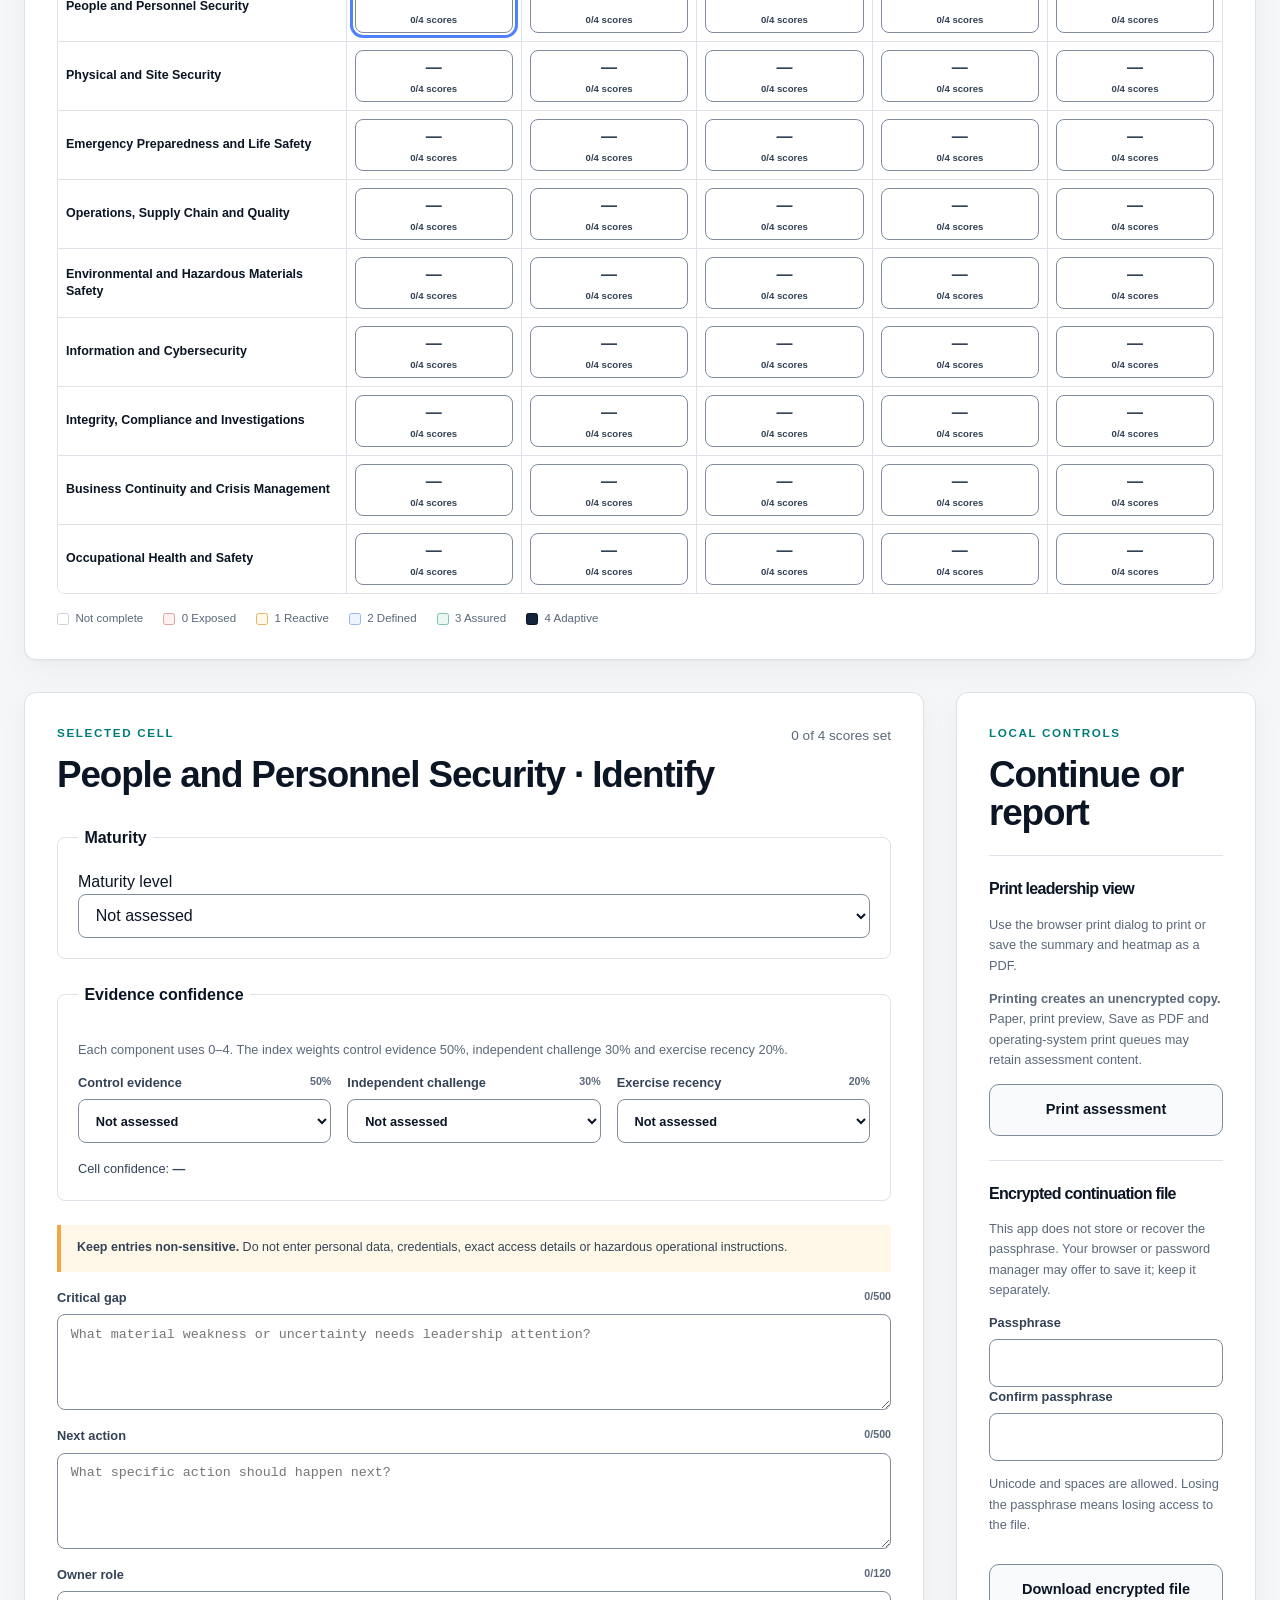
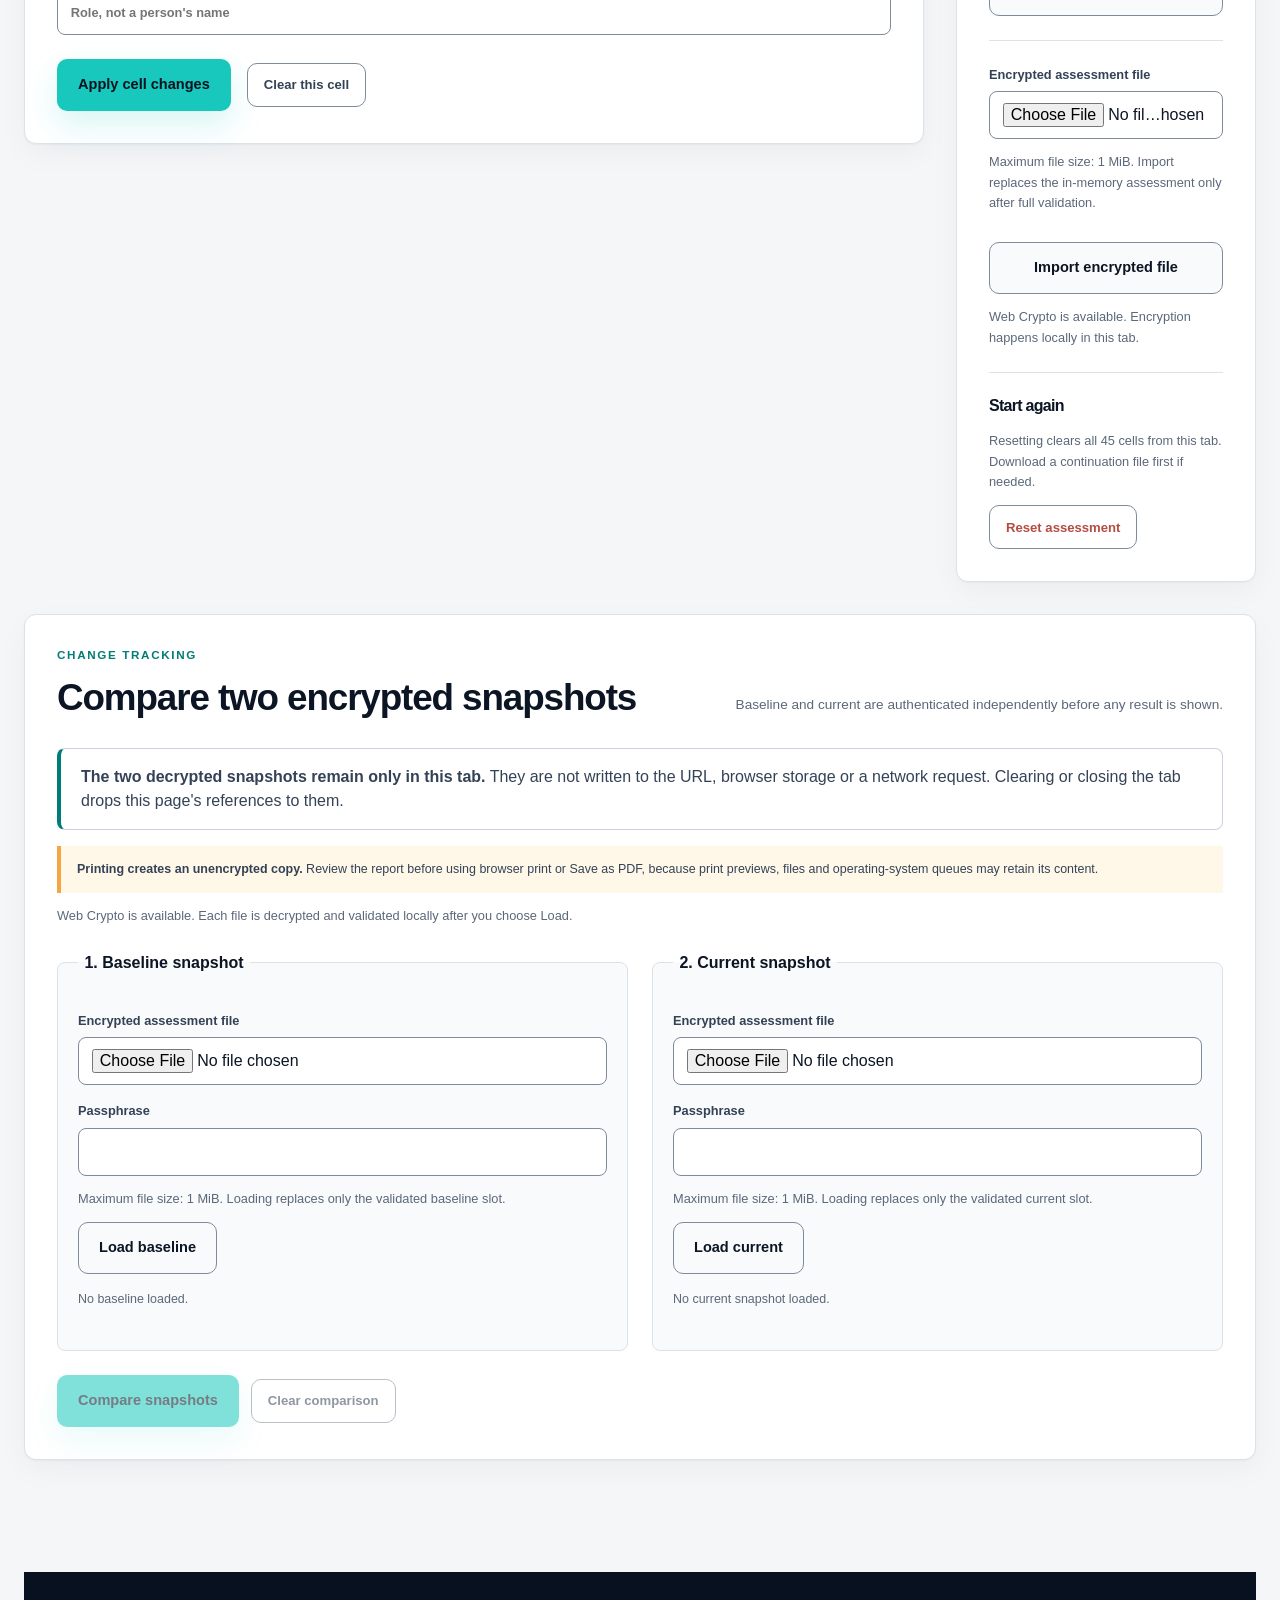
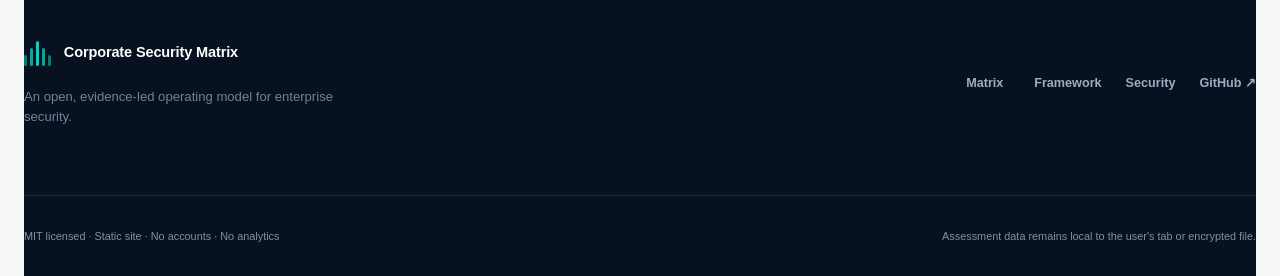
<file: assessment.html>
<!doctype html>
<html lang="en">
  <head>
    <meta charset="utf-8">
    <meta name="viewport" content="width=device-width, initial-scale=1">
    <meta
      http-equiv="Content-Security-Policy"
      content="default-src 'self'; base-uri 'none'; form-action 'none'; object-src 'none'; script-src 'self'; style-src 'self'; img-src 'self' data:; font-src 'self'; connect-src 'none'; frame-src 'none'; worker-src 'none'"
    >
    <meta name="referrer" content="strict-origin-when-cross-origin">
    <meta name="color-scheme" content="light">
    <meta name="theme-color" content="#07111f">
    <meta name="robots" content="index,follow,max-image-preview:large">
    <title>Local assessment — Corporate Security Matrix</title>
    <meta
      name="description"
      content="Assess 45 corporate-security lifecycle cells locally, review maturity and evidence confidence, and print an executive summary."
    >
    <link rel="canonical" href="https://samran2.github.io/corporate-security-matrix/assessment.html">
    <meta property="og:title" content="Local assessment — Corporate Security Matrix">
    <meta property="og:description" content="Assess 45 corporate-security lifecycle cells locally and print an executive summary without sending assessment data anywhere.">
    <meta property="og:type" content="website">
    <meta property="og:site_name" content="Corporate Security Matrix">
    <meta property="og:locale" content="en_US">
    <meta property="og:url" content="https://samran2.github.io/corporate-security-matrix/assessment.html">
    <meta property="og:image" content="https://samran2.github.io/corporate-security-matrix/assets/social-preview.png">
    <meta property="og:image:width" content="1200">
    <meta property="og:image:height" content="630">
    <meta property="og:image:alt" content="Corporate Security Matrix — See risk. Decide faster. Build resilience.">
    <meta name="twitter:card" content="summary_large_image">
    <meta name="twitter:title" content="Local assessment — Corporate Security Matrix">
    <meta name="twitter:description" content="Assess 45 corporate-security lifecycle cells locally and print an executive summary without sending assessment data anywhere.">
    <meta name="twitter:image" content="https://samran2.github.io/corporate-security-matrix/assets/social-preview.png">
    <meta name="twitter:image:alt" content="Corporate Security Matrix — See risk. Decide faster. Build resilience.">
    <link rel="icon" href="assets/favicon.svg" type="image/svg+xml">
    <link rel="apple-touch-icon" href="assets/apple-touch-icon.png">
    <link rel="stylesheet" href="styles.css">
    <link rel="stylesheet" href="assessment.css">
    <script src="matrix-domains.js" defer></script>
    <script src="assessment-model.js" defer></script>
    <script src="assessment-crypto.js" defer></script>
    <script src="assessment-compare.js" defer></script>
    <script src="assessment.js" defer></script>
    <script src="assessment-comparison.js" defer></script>
  </head>
  <body data-framework-version="1.1.0">
    <a class="skip-link" href="#assessment-workspace">Skip to assessment</a>

    <header class="site-header" aria-label="Primary navigation">
      <div class="site-header__inner">
        <a class="brand" href="index.html" aria-label="Corporate Security Matrix home">
          <span class="brand__mark" aria-hidden="true">
            <span></span><span></span><span></span><span></span><span></span>
          </span>
          <span class="brand__name">Corporate Security Matrix</span>
        </a>
        <nav class="site-nav" aria-label="Site">
          <a href="index.html#matrix-explorer">Matrix</a>
          <a href="framework.html">Framework</a>
          <a href="assessment.html" aria-current="page">Assessment</a>
          <a href="index.html#source-pack">Evidence</a>
        </nav>
        <details class="mobile-nav">
          <summary>Menu</summary>
          <nav aria-label="Mobile site navigation">
            <a href="index.html#matrix-explorer">Matrix</a>
            <a href="framework.html">Framework</a>
            <a href="assessment.html" aria-current="page">Assessment</a>
            <a href="index.html#source-pack">Evidence</a>
          </nav>
        </details>
      </div>
    </header>

    <main id="assessment-workspace" tabindex="-1">
      <section class="page-hero assessment-hero" aria-labelledby="assessment-title">
        <div class="page-hero__inner">
          <p class="eyebrow">Private, local decision support</p>
          <h1 id="assessment-title">Assess the operating model.</h1>
          <p class="page-hero__lede">
            Score all 45 domain-and-phase cells, separate maturity from evidence confidence, and produce a concise leadership view without sending assessment data anywhere.
          </p>
          <div class="assessment-hero__facts" role="list" aria-label="Assessment privacy and scope">
            <span role="listitem">45 cells</span>
            <span role="listitem">Memory only</span>
            <span role="listitem">No analytics</span>
            <span role="listitem">Encrypted export</span>
          </div>
        </div>
      </section>

      <section class="assessment-shell" id="assessmentStartupNotice" aria-labelledby="assessment-startup-title">
        <div class="assessment-message">
          <h2 id="assessment-startup-title">Preparing the local assessment</h2>
          <p>If this message remains visible, the interactive assessment did not start or JavaScript is disabled. No assessment data has been collected or stored.</p>
          <p>You can still use the <a href="index.html#matrix-explorer">matrix</a>, read the <a href="framework.html">operating framework</a> and browse the <a href="SOURCE-LIBRARY.md">59-source library</a>.</p>
        </div>
      </section>

      <div class="assessment-shell assessment-app" data-assessment-app hidden>
        <p class="assessment-privacy">
          <strong>Your assessment stays in this tab.</strong> It is not placed in the URL, browser storage, analytics or a network request. Closing or reloading the tab discards unsaved work.
        </p>

        <div id="assessmentError" class="assessment-message assessment-message--error" role="alert" tabindex="-1" hidden></div>
        <p id="assessmentStatus" class="sr-only" role="status" aria-live="polite" aria-atomic="true"></p>

        <section class="assessment-summary" aria-labelledby="summary-title">
          <div class="assessment-section-heading">
            <div>
              <p class="eyebrow">Executive view</p>
              <h2 id="summary-title">Assessment summary</h2>
            </div>
            <p id="completionMessage">Not started · 0 of 45 cells fully assessed</p>
          </div>

          <div class="assessment-metrics" role="list" aria-label="Assessment metrics">
            <article role="listitem">
              <span>Maturity index</span>
              <strong id="maturityIndex">—</strong>
              <small>Average, 0–4</small>
            </article>
            <article role="listitem">
              <span>Confidence index</span>
              <strong id="confidenceIndex">—</strong>
              <small>Evidence-weighted, 0–100</small>
            </article>
            <article role="listitem">
              <span>Coverage</span>
              <strong id="coverageIndex">0%</strong>
              <small id="coverageDetail">0 of 45 cells</small>
            </article>
            <article role="listitem">
              <span>Weakest phase</span>
              <strong id="weakestPhase">—</strong>
              <small id="weakestPhaseDetail">Complete cells to compare</small>
            </article>
          </div>

          <div class="assessment-summary-grid">
            <section aria-labelledby="distribution-title">
              <h3 id="distribution-title">Maturity distribution</h3>
              <ol id="maturityDistribution" class="assessment-distribution" aria-label="Fully assessed cells by maturity level"></ol>
            </section>
            <section aria-labelledby="priorities-title">
              <h3 id="priorities-title">Priority actions</h3>
              <ol id="priorityActions" class="assessment-priorities"></ol>
              <p id="priorityEmpty" class="assessment-empty">Add a next action to a cell to build the leadership action list.</p>
            </section>
          </div>

          <p class="assessment-version" id="assessmentVersion">Framework 1.1.0 · Core model · Assessment schema 1</p>
        </section>

        <section class="assessment-grid-section" aria-labelledby="heatmap-title">
          <div class="assessment-section-heading">
            <div>
              <p class="eyebrow">45-cell view</p>
              <h2 id="heatmap-title">Assessment heatmap</h2>
            </div>
            <p>Select a cell to edit it. A cell counts toward coverage after all four scores are set.</p>
          </div>
          <div id="assessmentHeatmap" class="assessment-heatmap" role="region" aria-label="Assessment heatmap" tabindex="0"></div>
          <div class="assessment-legend" role="list" aria-label="Maturity scale">
            <span role="listitem"><i class="assessment-key assessment-key--unset"></i>Not complete</span>
            <span role="listitem"><i class="assessment-key assessment-key--0"></i>0 Exposed</span>
            <span role="listitem"><i class="assessment-key assessment-key--1"></i>1 Reactive</span>
            <span role="listitem"><i class="assessment-key assessment-key--2"></i>2 Defined</span>
            <span role="listitem"><i class="assessment-key assessment-key--3"></i>3 Assured</span>
            <span role="listitem"><i class="assessment-key assessment-key--4"></i>4 Adaptive</span>
          </div>
        </section>

        <div class="assessment-work-area">
          <section class="assessment-editor" id="assessmentEditor" aria-labelledby="editor-title">
            <div class="assessment-editor__heading">
              <div>
                <p class="eyebrow">Selected cell</p>
                <h2 id="editor-title" tabindex="-1">People and Personnel Security · Identify</h2>
              </div>
              <span id="cellProgress">0 of 4 scores set</span>
            </div>

            <fieldset class="assessment-score-group">
              <legend>Maturity</legend>
              <label for="maturityScore">Maturity level</label>
              <select id="maturityScore">
                <option value="">Not assessed</option>
                <option value="0">0 — Exposed</option>
                <option value="1">1 — Reactive</option>
                <option value="2">2 — Defined</option>
                <option value="3">3 — Assured</option>
                <option value="4">4 — Adaptive</option>
              </select>
            </fieldset>

            <fieldset class="assessment-score-group">
              <legend>Evidence confidence</legend>
              <p>Each component uses 0–4. The index weights control evidence 50%, independent challenge 30% and exercise recency 20%.</p>
              <div class="assessment-confidence-grid">
                <label for="controlEvidenceScore">
                  <span>Control evidence <small>50%</small></span>
                  <select id="controlEvidenceScore">
                    <option value="">Not assessed</option>
                    <option value="0">0 — None</option>
                    <option value="1">1 — Limited</option>
                    <option value="2">2 — Partial</option>
                    <option value="3">3 — Strong</option>
                    <option value="4">4 — Compelling</option>
                  </select>
                </label>
                <label for="independentChallengeScore">
                  <span>Independent challenge <small>30%</small></span>
                  <select id="independentChallengeScore">
                    <option value="">Not assessed</option>
                    <option value="0">0 — None</option>
                    <option value="1">1 — Limited</option>
                    <option value="2">2 — Partial</option>
                    <option value="3">3 — Strong</option>
                    <option value="4">4 — Compelling</option>
                  </select>
                </label>
                <label for="exerciseRecencyScore">
                  <span>Exercise recency <small>20%</small></span>
                  <select id="exerciseRecencyScore">
                    <option value="">Not assessed</option>
                    <option value="0">0 — Not exercised</option>
                    <option value="1">1 — Stale</option>
                    <option value="2">2 — Partially current</option>
                    <option value="3">3 — Current</option>
                    <option value="4">4 — Recently proven</option>
                  </select>
                </label>
              </div>
              <p class="assessment-confidence-result">Cell confidence: <strong id="cellConfidence">—</strong></p>
            </fieldset>

            <div class="assessment-text-fields">
              <p class="assessment-sensitive-note"><strong>Keep entries non-sensitive.</strong> Do not enter personal data, credentials, exact access details or hazardous operational instructions.</p>
              <label for="criticalGap">
                <span>Critical gap <small><span id="criticalGapCount">0</span>/500</small></span>
                <textarea id="criticalGap" rows="3" maxlength="500" placeholder="What material weakness or uncertainty needs leadership attention?"></textarea>
              </label>
              <label for="nextAction">
                <span>Next action <small><span id="nextActionCount">0</span>/500</small></span>
                <textarea id="nextAction" rows="3" maxlength="500" placeholder="What specific action should happen next?"></textarea>
              </label>
              <label for="ownerRole">
                <span>Owner role <small><span id="ownerRoleCount">0</span>/120</small></span>
                <input id="ownerRole" type="text" maxlength="120" autocomplete="off" placeholder="Role, not a person's name">
              </label>
            </div>

            <div class="assessment-editor__actions">
              <button class="button button--primary" id="applyCell" type="button">Apply cell changes</button>
              <button class="text-button" id="clearCell" type="button">Clear this cell</button>
            </div>
          </section>

          <aside class="assessment-actions" aria-labelledby="actions-title">
            <p class="eyebrow">Local controls</p>
            <h2 id="actions-title">Continue or report</h2>

            <section class="assessment-action-card" aria-labelledby="print-title">
              <h3 id="print-title">Print leadership view</h3>
              <p>Use the browser print dialog to print or save the summary and heatmap as a PDF.</p>
              <p><strong>Printing creates an unencrypted copy.</strong> Paper, print preview, Save as PDF and operating-system print queues may retain assessment content.</p>
              <button class="button button--secondary" id="printAssessment" type="button">Print assessment</button>
            </section>

            <section class="assessment-action-card assessment-save" aria-labelledby="save-title">
              <h3 id="save-title">Encrypted continuation file</h3>
              <p>This app does not store or recover the passphrase. Your browser or password manager may offer to save it; keep it separately.</p>
              <label for="assessmentPassphrase">Passphrase</label>
              <input
                id="assessmentPassphrase"
                type="password"
                minlength="15"
                maxlength="1024"
                autocomplete="new-password"
                spellcheck="false"
                aria-describedby="passphraseHelp"
              >
              <label for="assessmentPassphraseConfirmation">Confirm passphrase</label>
              <input
                id="assessmentPassphraseConfirmation"
                type="password"
                minlength="15"
                maxlength="1024"
                autocomplete="new-password"
                spellcheck="false"
              >
              <p id="passphraseHelp" class="assessment-help">Unicode and spaces are allowed. Losing the passphrase means losing access to the file.</p>
              <button class="button button--secondary" id="downloadAssessment" type="button">Download encrypted file</button>

              <hr>

              <label for="assessmentFile">Encrypted assessment file</label>
              <input id="assessmentFile" type="file" accept=".json,application/json">
              <p class="assessment-help">Maximum file size: 1 MiB. Import replaces the in-memory assessment only after full validation.</p>
              <button class="button button--secondary" id="importAssessment" type="button">Import encrypted file</button>
              <p id="cryptoAvailability" class="assessment-help"></p>
            </section>

            <section class="assessment-action-card" aria-labelledby="reset-title">
              <h3 id="reset-title">Start again</h3>
              <p>Resetting clears all 45 cells from this tab. Download a continuation file first if needed.</p>
              <button class="text-button assessment-reset" id="resetAssessment" type="button">Reset assessment</button>
            </section>
          </aside>
        </div>

        <section class="assessment-comparison" id="assessment-comparison" aria-labelledby="comparison-title" hidden aria-busy="true">
          <div class="assessment-section-heading">
            <div>
              <p class="eyebrow">Change tracking</p>
              <h2 id="comparison-title">Compare two encrypted snapshots</h2>
            </div>
            <p>Baseline and current are authenticated independently before any result is shown.</p>
          </div>

          <p class="assessment-privacy comparison-privacy">
            <strong>The two decrypted snapshots remain only in this tab.</strong> They are not written to the URL, browser storage or a network request. Clearing or closing the tab drops this page's references to them.
          </p>
          <p class="assessment-sensitive-note">
            <strong>Printing creates an unencrypted copy.</strong> Review the report before using browser print or Save as PDF, because print previews, files and operating-system queues may retain its content.
          </p>
          <div id="comparisonError" class="assessment-message assessment-message--error" role="alert" tabindex="-1" hidden></div>
          <p id="comparisonStatus" class="sr-only" role="status" aria-live="polite" aria-atomic="true"></p>
          <p id="comparisonAvailability" class="assessment-help"></p>

          <div class="comparison-loaders" id="comparisonLoaders">
            <fieldset class="comparison-loader" id="baselineComparisonLoader" disabled>
              <legend>1. Baseline snapshot</legend>
              <label for="baselineComparisonFile">Encrypted assessment file</label>
              <input id="baselineComparisonFile" type="file" accept=".json,application/json" aria-describedby="baselineComparisonHelp baselineComparisonMeta" disabled>
              <label for="baselineComparisonPassphrase">Passphrase</label>
              <input id="baselineComparisonPassphrase" type="password" minlength="15" maxlength="1024" autocomplete="off" spellcheck="false" disabled>
              <p id="baselineComparisonHelp" class="assessment-help">Maximum file size: 1 MiB. Loading replaces only the validated baseline slot.</p>
              <button class="button button--secondary" id="loadBaselineComparison" type="button" disabled>Load baseline</button>
              <p id="baselineComparisonMeta" class="comparison-slot-status" role="status">No baseline loaded.</p>
            </fieldset>

            <fieldset class="comparison-loader" id="currentComparisonLoader" disabled>
              <legend>2. Current snapshot</legend>
              <label for="currentComparisonFile">Encrypted assessment file</label>
              <input id="currentComparisonFile" type="file" accept=".json,application/json" aria-describedby="currentComparisonHelp currentComparisonMeta" disabled>
              <label for="currentComparisonPassphrase">Passphrase</label>
              <input id="currentComparisonPassphrase" type="password" minlength="15" maxlength="1024" autocomplete="off" spellcheck="false" disabled>
              <p id="currentComparisonHelp" class="assessment-help">Maximum file size: 1 MiB. Loading replaces only the validated current slot.</p>
              <button class="button button--secondary" id="loadCurrentComparison" type="button" disabled>Load current</button>
              <p id="currentComparisonMeta" class="comparison-slot-status" role="status">No current snapshot loaded.</p>
            </fieldset>
          </div>

          <div class="comparison-controls" id="comparisonPrimaryControls">
            <button class="button button--primary" id="compareSnapshots" type="button" disabled>Compare snapshots</button>
            <button class="text-button" id="clearComparison" type="button" disabled>Clear comparison</button>
          </div>

          <section class="comparison-report" id="comparisonReport" aria-labelledby="comparison-report-title" tabindex="-1" hidden>
            <div class="assessment-section-heading">
              <div>
                <p class="eyebrow">Paired executive view</p>
                <h3 id="comparison-report-title">Snapshot comparison</h3>
              </div>
              <p>Positive and negative changes are reported separately for maturity and evidence confidence.</p>
            </div>
            <div id="comparisonWarnings" class="comparison-warnings"></div>
            <div id="comparisonProvenance" class="comparison-provenance"></div>
            <div id="comparisonMetrics" class="comparison-metrics"></div>

            <div class="comparison-detail-grid">
              <section aria-labelledby="comparison-changes-title">
                <h4 id="comparison-changes-title">Changed cells</h4>
                <div id="comparisonChanges"></div>
              </section>
              <section aria-labelledby="comparison-gaps-title">
                <h4 id="comparison-gaps-title">Open critical gaps</h4>
                <div id="comparisonGaps"></div>
              </section>
              <section aria-labelledby="comparison-actions-title">
                <h4 id="comparison-actions-title">Next-action portfolio</h4>
                <div id="comparisonActions"></div>
              </section>
            </div>

            <section class="board-builder" aria-labelledby="board-builder-title">
              <h3 id="board-builder-title">Board-ready summary</h3>
              <p>Select up to five suggested findings. For each selected finding, state explicitly whether a board decision is required; a next action is never silently treated as a decision request.</p>
              <p id="boardSelectionCount" class="assessment-help">0 of 5 findings selected</p>
              <div id="boardFindingChoices" class="board-finding-choices"></div>
              <div class="comparison-controls">
                <button class="button button--secondary" id="generateBoardSummary" type="button" disabled>Generate board summary</button>
                <button class="button button--secondary" id="printComparison" type="button" disabled>Print comparison report</button>
              </div>
              <section id="boardSummaryReport" class="board-summary-report" aria-labelledby="board-summary-title" tabindex="-1" hidden>
                <h4 id="board-summary-title">Board summary</h4>
                <div id="boardSummaryContent"></div>
              </section>
            </section>
          </section>
        </section>
      </div>
    </main>

    <footer class="site-footer">
      <div class="site-footer__top">
        <div>
          <a class="brand brand--footer" href="index.html">
            <span class="brand__mark" aria-hidden="true"><span></span><span></span><span></span><span></span><span></span></span>
            <span class="brand__name">Corporate Security Matrix</span>
          </a>
          <p>An open, evidence-led operating model for enterprise security.</p>
        </div>
        <nav aria-label="Footer">
          <a href="index.html#matrix-explorer">Matrix</a>
          <a href="framework.html">Framework</a>
          <a href="SECURITY.md">Security</a>
          <a href="https://github.com/samran2/corporate-security-matrix" target="_blank" rel="noopener noreferrer">GitHub ↗</a>
        </nav>
      </div>
      <div class="site-footer__bottom">
        <span>MIT licensed · Static site · No accounts · No analytics</span>
        <span>Assessment data remains local to the user's tab or encrypted file.</span>
      </div>
    </footer>
  </body>
</html>
</file>
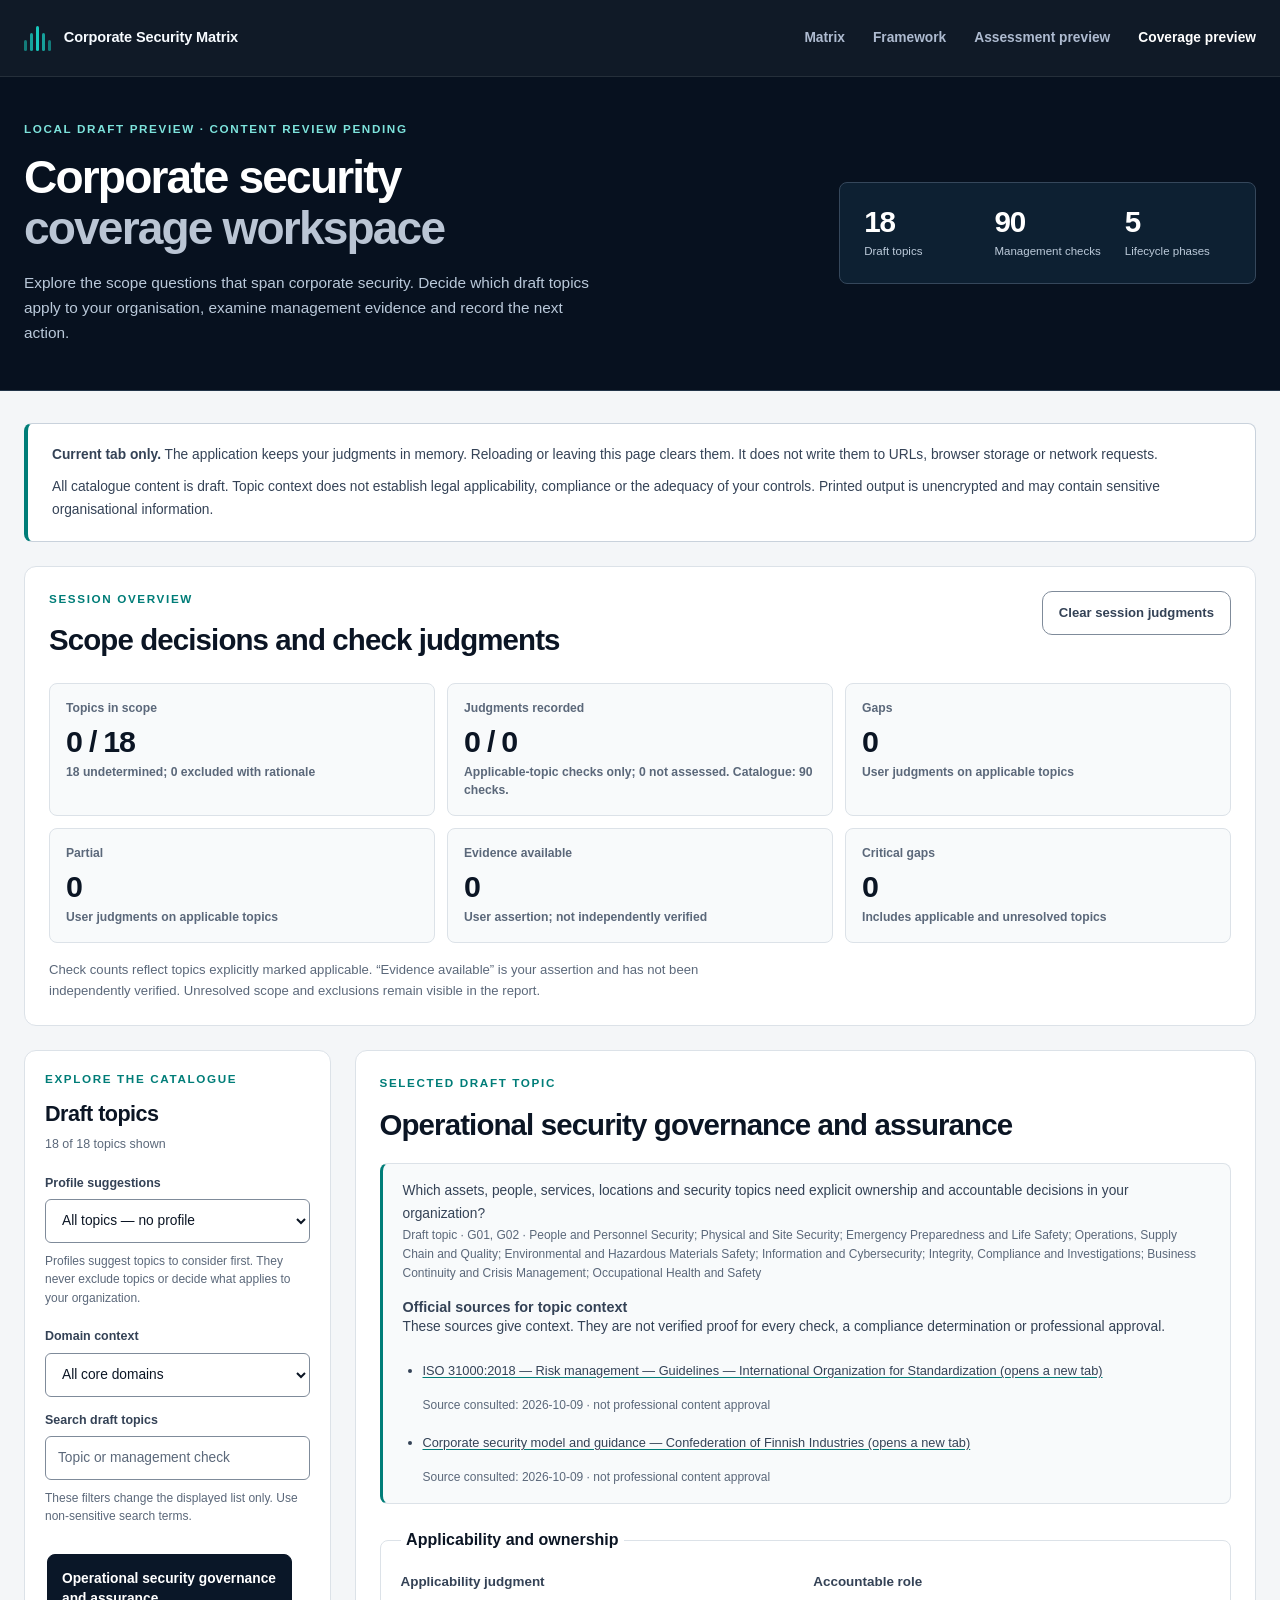
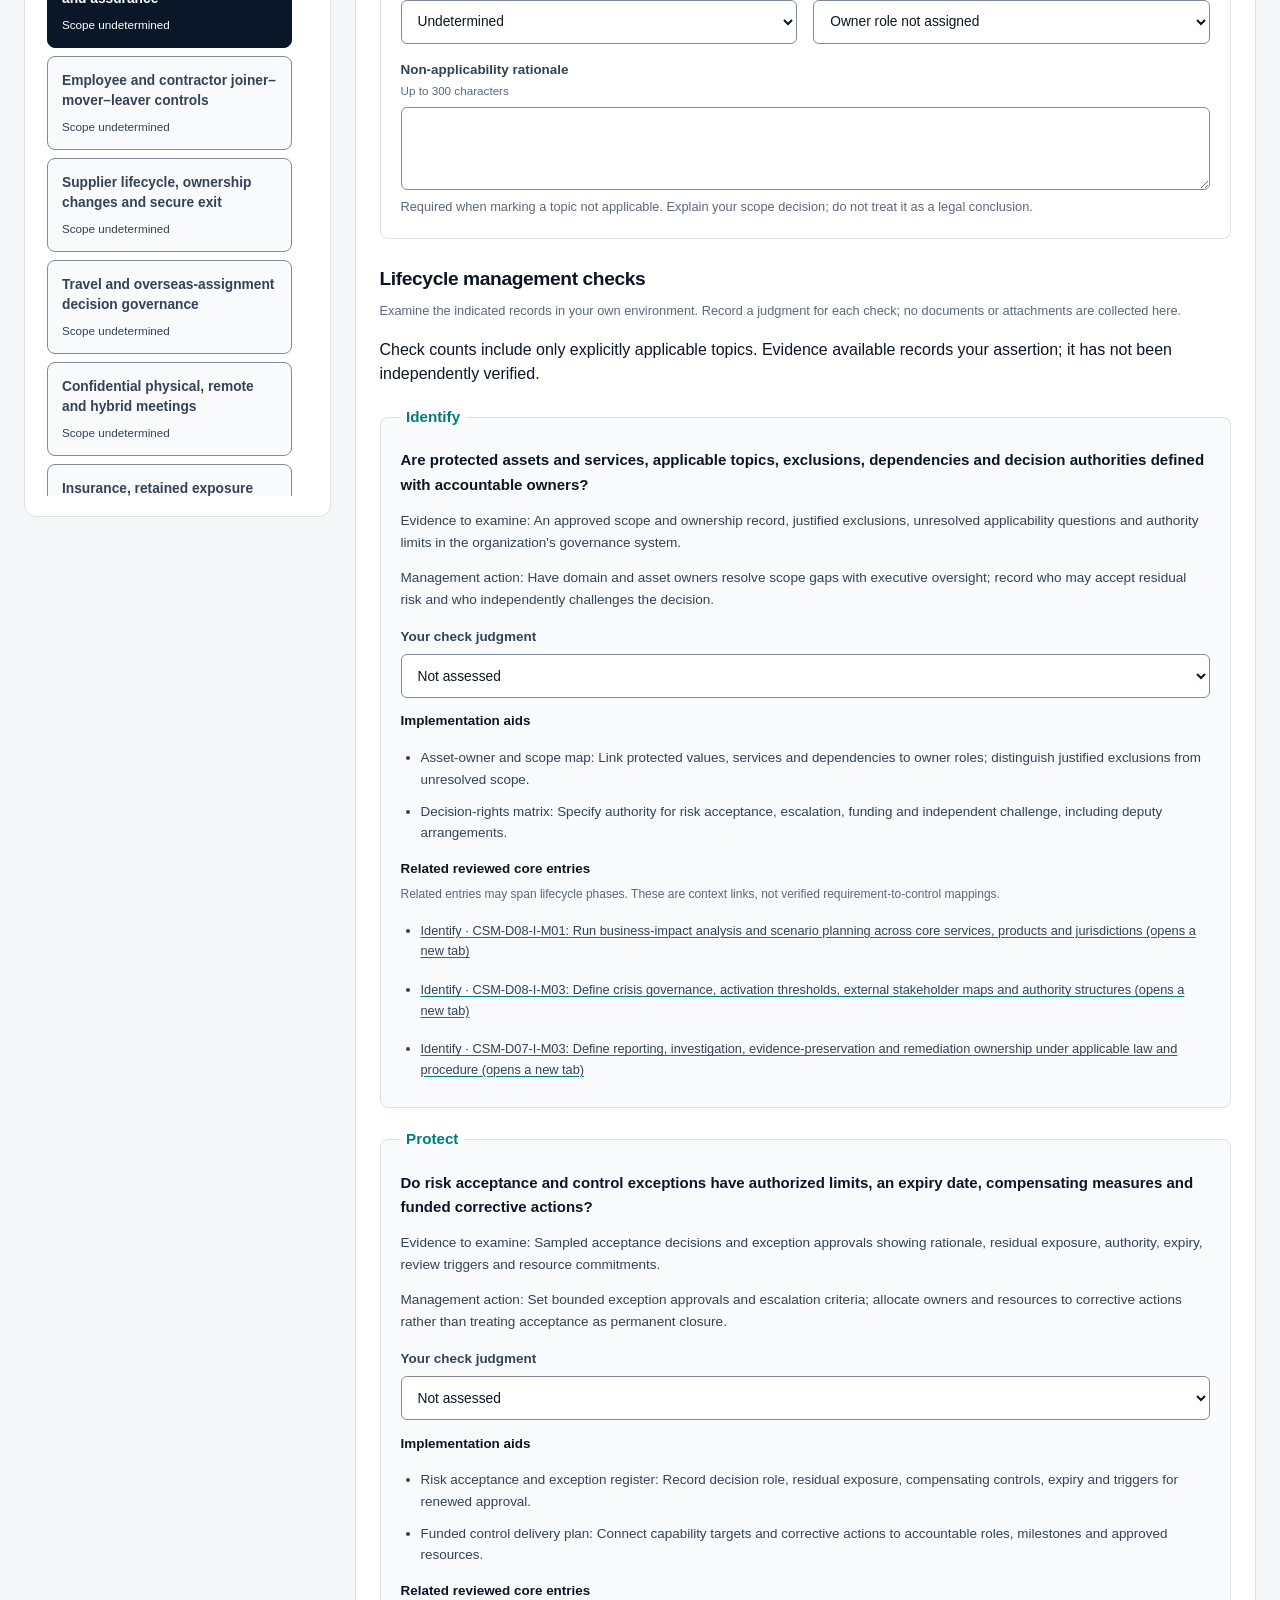
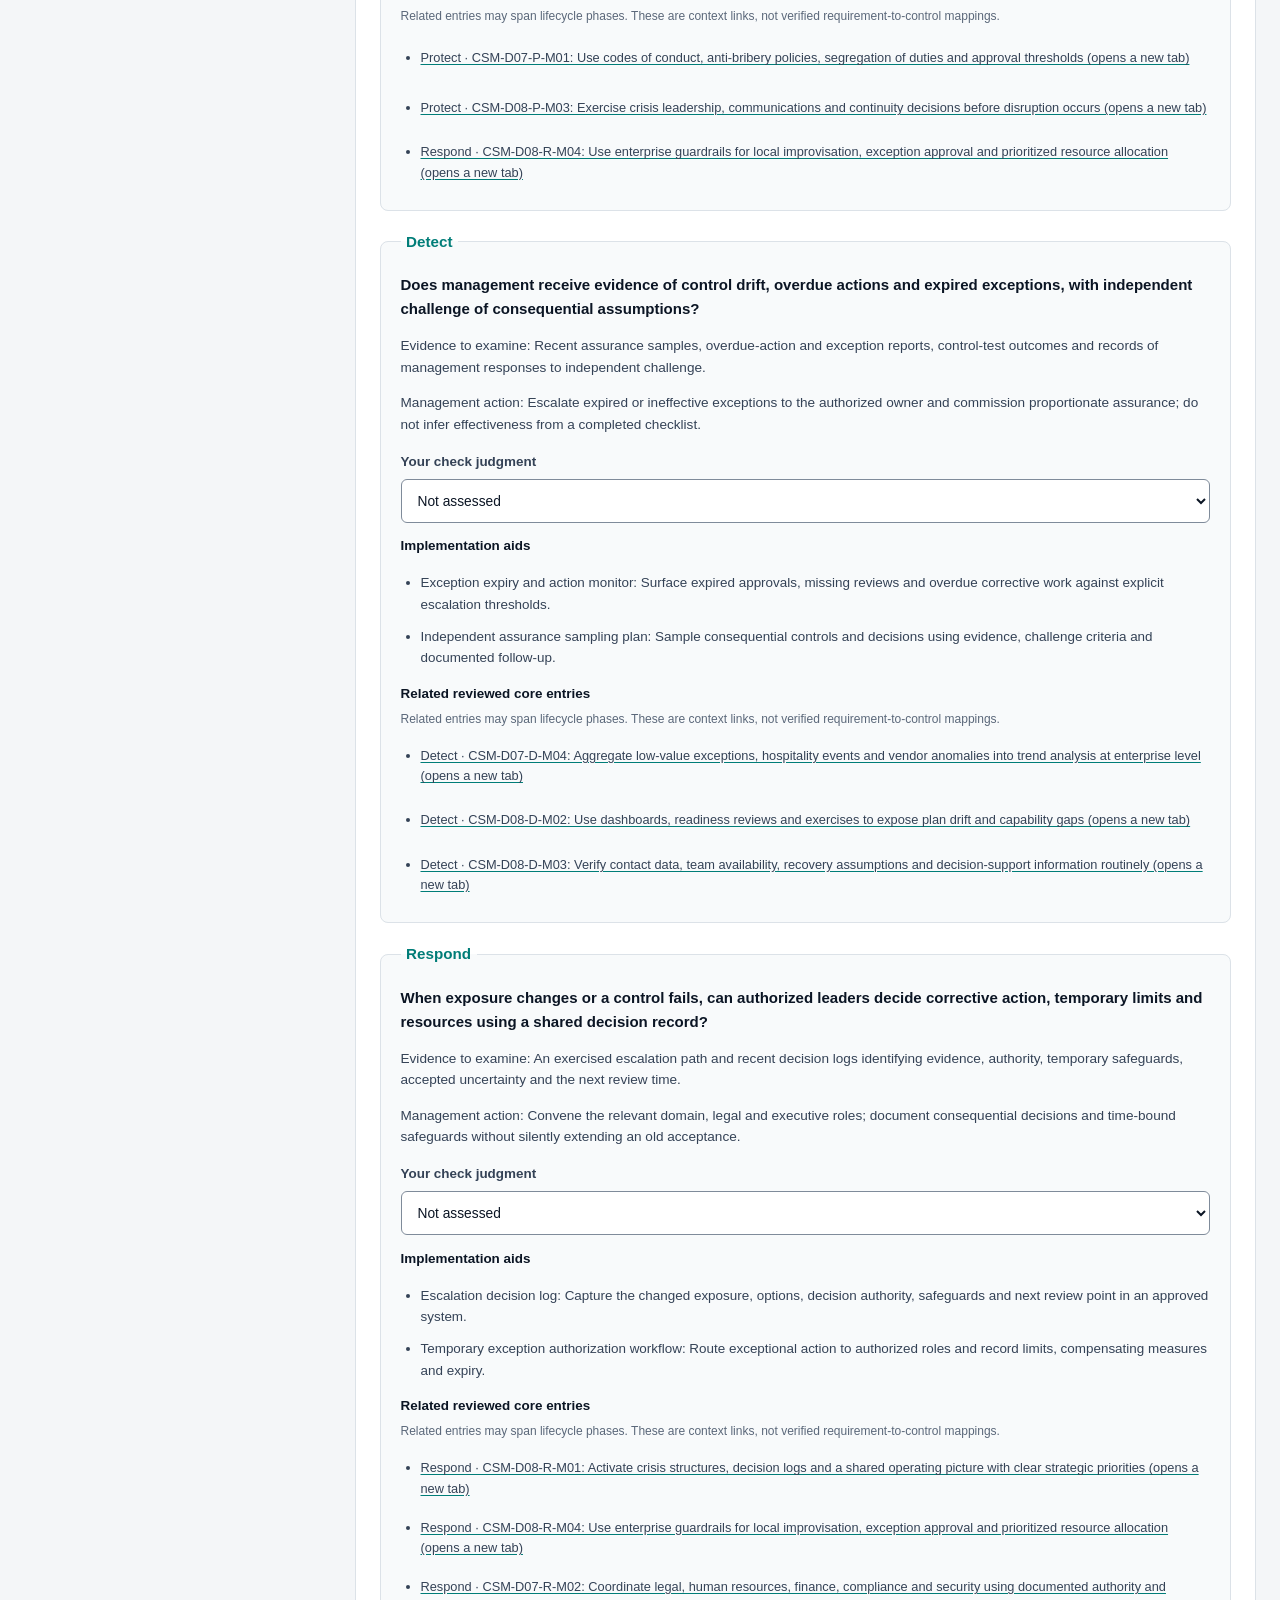
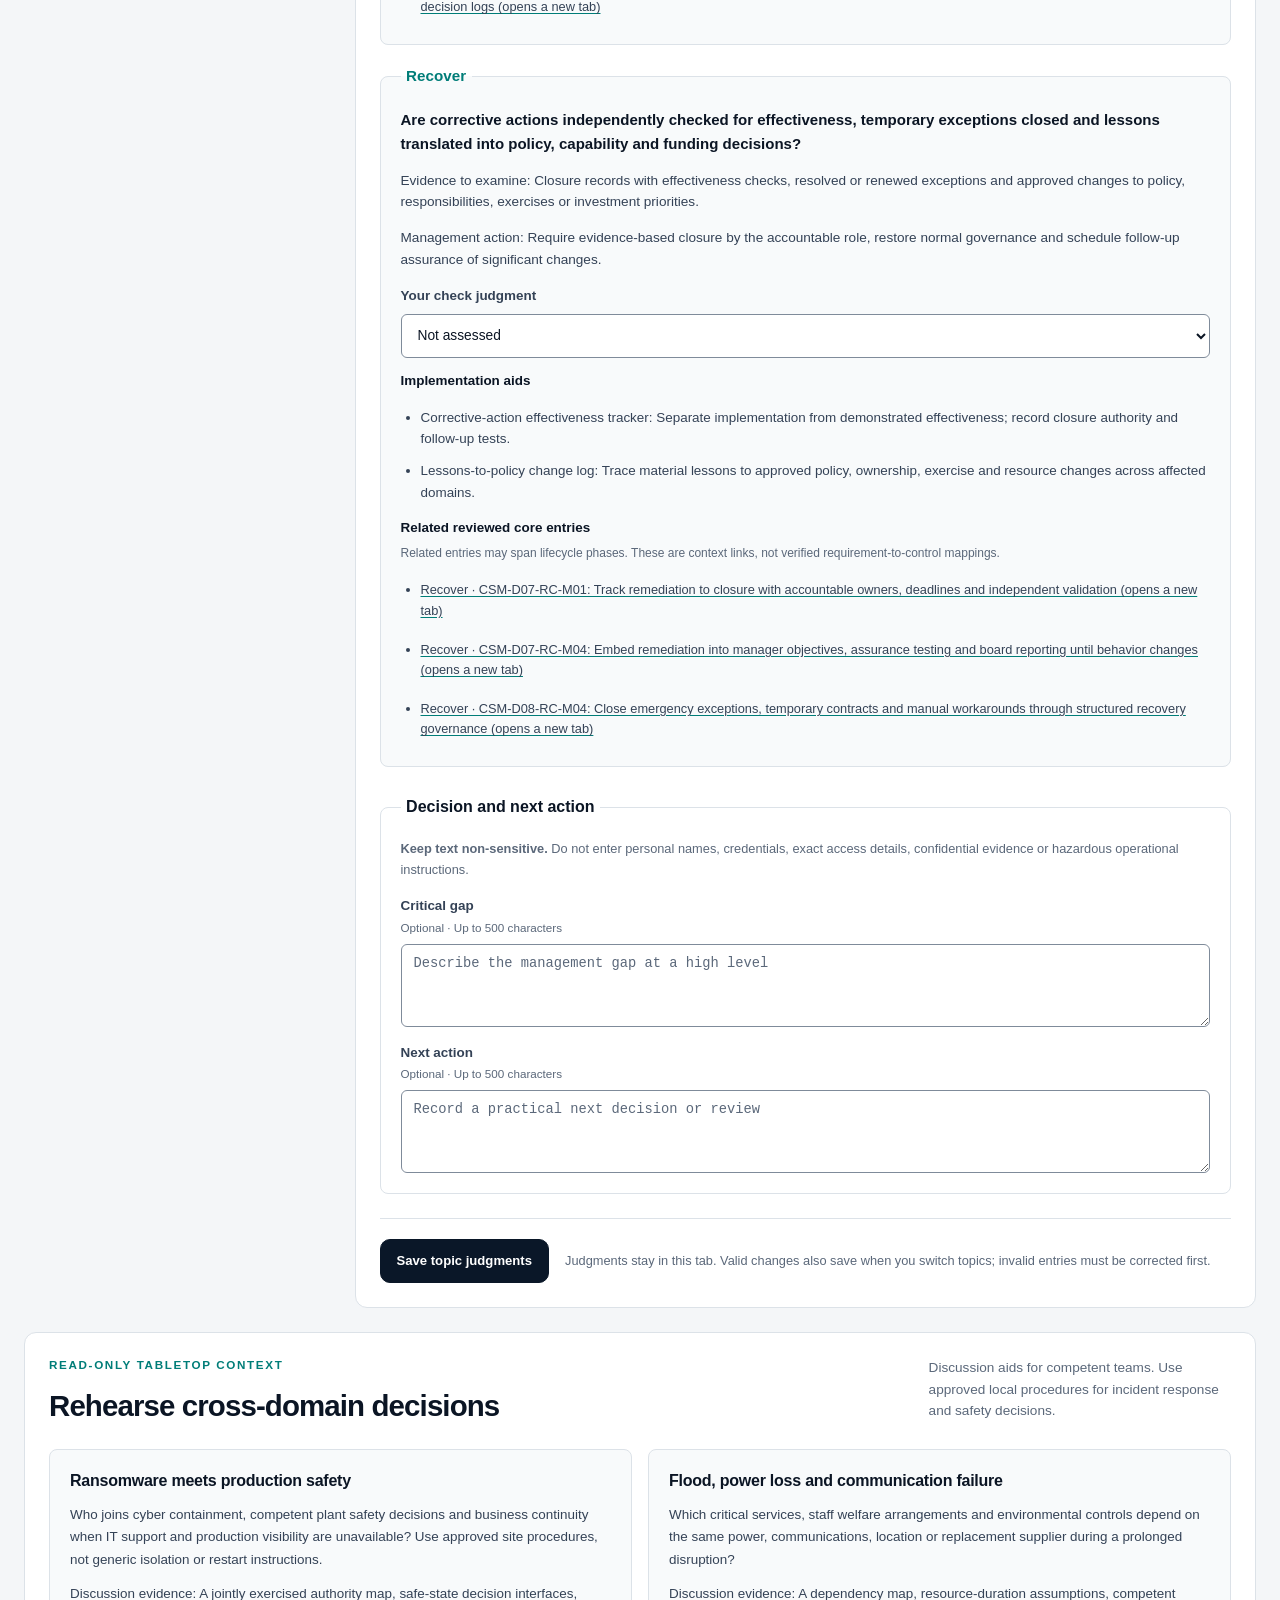
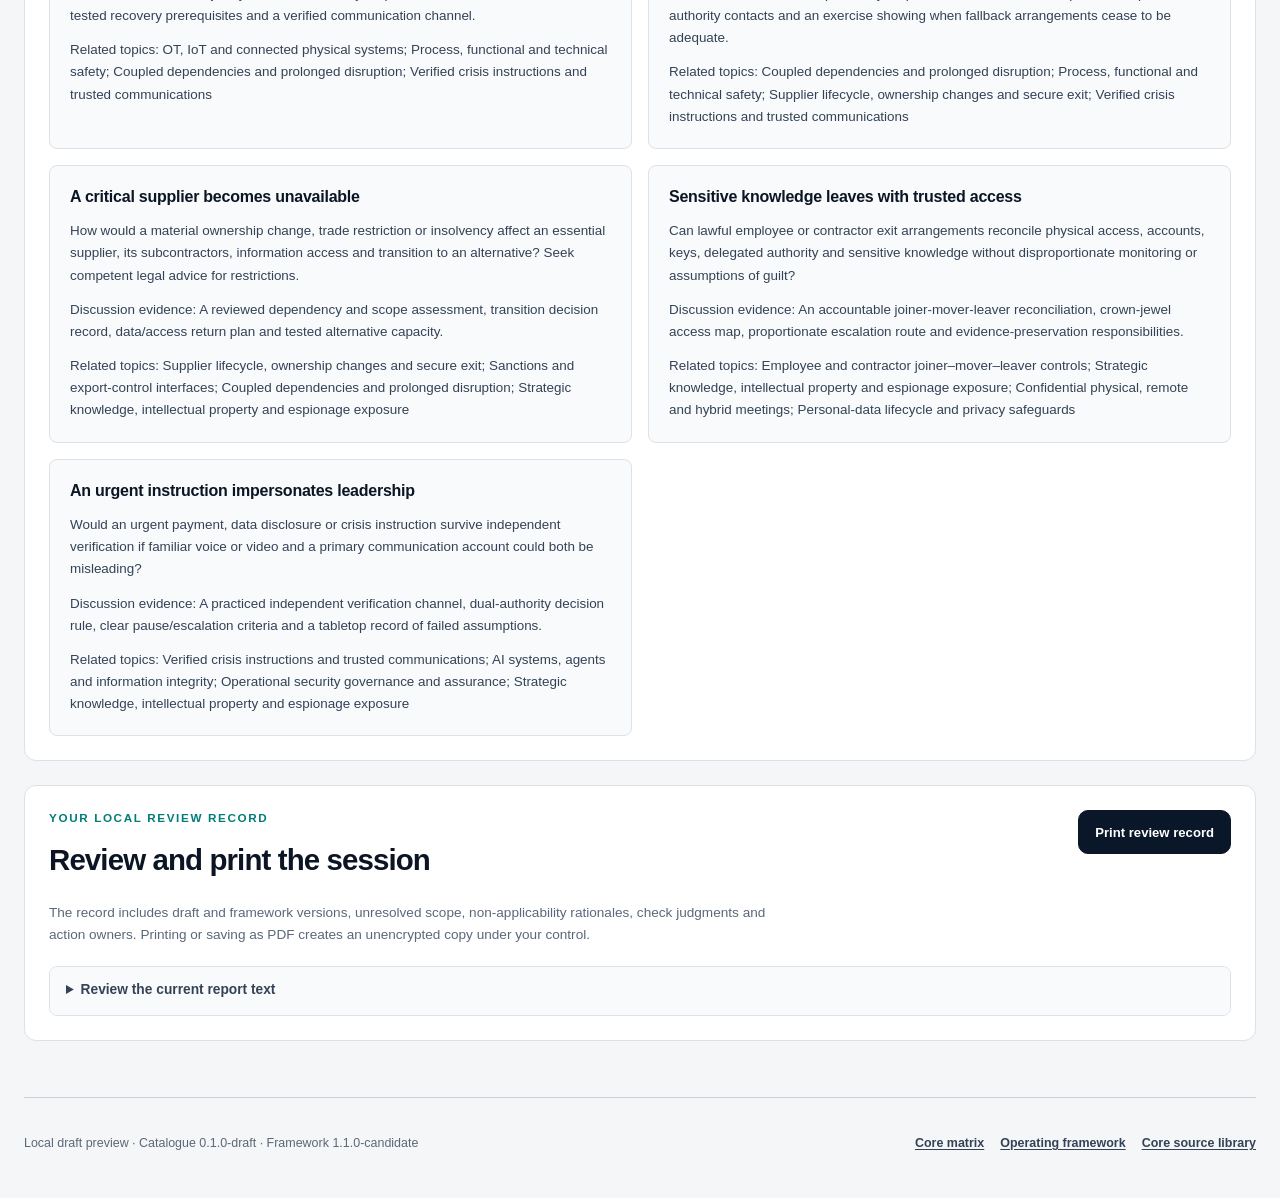
<file: coverage.html>
<!doctype html>
<html lang="en">
  <head>
    <meta charset="utf-8">
    <meta name="viewport" content="width=device-width, initial-scale=1">
    <meta
      http-equiv="Content-Security-Policy"
      content="default-src 'self'; base-uri 'none'; form-action 'none'; object-src 'none'; script-src 'self'; style-src 'self'; img-src 'self' data:; font-src 'self'; connect-src 'none'; frame-src 'none'; worker-src 'none'"
    >
    <meta name="referrer" content="strict-origin-when-cross-origin">
    <meta name="color-scheme" content="light">
    <meta name="theme-color" content="#07111f">
    <meta name="robots" content="noindex,nofollow">
    <title>Corporate security coverage workspace — Local draft preview</title>
    <meta name="description" content="Review the scope of eighteen draft corporate-security topics, record management-check judgments in this tab and print a local review record.">
    <link rel="icon" href="assets/favicon.svg" type="image/svg+xml">
    <link rel="apple-touch-icon" href="assets/apple-touch-icon.png">
    <link rel="stylesheet" href="styles.css">
    <link rel="stylesheet" href="coverage.css">
    <script src="matrix-domains.js" defer></script>
    <script src="matrix-actors.js" defer></script>
    <script src="matrix-coverage-governance.js" defer></script>
    <script src="matrix-coverage-safety.js" defer></script>
    <script src="matrix-coverage-digital.js" defer></script>
    <script src="matrix-coverage.js" defer></script>
    <script src="coverage-model.js" defer></script>
    <script src="coverage.js" defer></script>
  </head>
  <body class="coverage-page" data-coverage-state="pending">
    <a class="skip-link" href="#coverage-workspace">Skip to coverage workspace</a>

    <header class="site-header" aria-label="Primary navigation">
      <div class="site-header__inner">
        <a class="brand" href="index.html" aria-label="Corporate Security Matrix home">
          <span class="brand__mark" aria-hidden="true"><span></span><span></span><span></span><span></span><span></span></span>
          <span class="brand__name">Corporate Security Matrix</span>
        </a>
        <nav class="site-nav" aria-label="Site">
          <a href="index.html#matrix-explorer">Matrix</a>
          <a href="framework.html">Framework</a>
          <a href="assessment.html">Assessment preview</a>
          <a href="coverage.html" aria-current="page">Coverage preview</a>
        </nav>
        <details class="mobile-nav">
          <summary>Menu</summary>
          <nav aria-label="Mobile site navigation">
            <a href="index.html#matrix-explorer">Matrix</a>
            <a href="framework.html">Framework</a>
            <a href="assessment.html">Assessment preview</a>
            <a href="coverage.html" aria-current="page">Coverage preview</a>
          </nav>
        </details>
      </div>
    </header>

    <main id="coverage-workspace" tabindex="-1">
      <section class="coverage-hero" aria-labelledby="coverage-title">
        <div class="coverage-shell coverage-hero__inner">
          <div>
            <p class="eyebrow">Local draft preview · Content review pending</p>
            <h1 id="coverage-title">Corporate security<br><span>coverage workspace</span></h1>
            <p class="coverage-hero__lede">Explore the scope questions that span corporate security. Decide which draft topics apply to your organisation, examine management evidence and record the next action.</p>
          </div>
          <div class="coverage-hero__facts" role="list" aria-label="Draft catalogue scope">
            <span role="listitem"><strong>18</strong>Draft topics</span>
            <span role="listitem"><strong>90</strong>Management checks</span>
            <span role="listitem"><strong>5</strong>Lifecycle phases</span>
          </div>
        </div>
      </section>

      <div class="coverage-shell coverage-main">
        <section class="coverage-notice" id="coverage-loading" aria-labelledby="coverage-loading-title">
          <h2 id="coverage-loading-title">Preparing the draft workspace</h2>
          <p>If this message remains visible, the workspace has not started. Its controls remain unavailable and no judgments have been collected.</p>
          <noscript><p>This local preview needs JavaScript. The framework and source library remain available without it.</p></noscript>
          <p><a href="index.html#matrix-explorer">Open the matrix</a> · <a href="framework.html">Read the framework</a> · <a href="SOURCE-LIBRARY.md">Open the 59-source core library</a></p>
        </section>

        <div class="coverage-notice coverage-notice--error" id="coverage-error" role="alert" tabindex="-1" hidden>
          <strong>The draft workspace could not start safely.</strong>
          <p>Its catalogue could not be validated completely. Reload the page or use the matrix, framework and source library.</p>
        </div>

        <div id="coverage-app" hidden>
          <div class="coverage-privacy">
            <p><strong>Current tab only.</strong> The application keeps your judgments in memory. Reloading or leaving this page clears them. It does not write them to URLs, browser storage or network requests.</p>
            <p>All catalogue content is draft. Topic context does not establish legal applicability, compliance or the adequacy of your controls. Printed output is unencrypted and may contain sensitive organisational information.</p>
          </div>
          <p class="sr-only" id="coverage-status" role="status" aria-live="polite" aria-atomic="true"></p>

          <section class="coverage-overview" aria-labelledby="coverage-overview-title">
            <div class="coverage-section-heading">
              <div>
                <p class="eyebrow">Session overview</p>
                <h2 id="coverage-overview-title">Scope decisions and check judgments</h2>
              </div>
              <button class="text-button" id="coverage-reset" type="button">Clear session judgments</button>
            </div>
            <dl class="coverage-metrics" id="coverage-stats"></dl>
            <p class="coverage-summary-note">Check counts reflect topics explicitly marked applicable. “Evidence available” is your assertion and has not been independently verified. Unresolved scope and exclusions remain visible in the report.</p>
          </section>

          <div class="coverage-work-area">
            <section class="coverage-browser" aria-labelledby="coverage-browser-title">
              <div class="coverage-browser__heading">
                <p class="eyebrow">Explore the catalogue</p>
                <h2 id="coverage-browser-title">Draft topics</h2>
                <p id="coverage-topic-count"></p>
              </div>
              <div class="coverage-filters">
                <label for="coverage-profile">Profile suggestions</label>
                <select id="coverage-profile" aria-describedby="coverage-profile-note"><option value="">No profile selected</option></select>
                <p id="coverage-profile-note">Profiles suggest topics to consider. They do not decide applicability or exclude any topic.</p>
                <label for="coverage-domain">Domain context</label>
                <select id="coverage-domain"><option value="">All domains</option></select>
                <label for="coverage-search">Search draft topics</label>
                <input id="coverage-search" type="search" autocomplete="off" spellcheck="false" maxlength="100" placeholder="Topic or management check">
                <p class="coverage-filter-help">These filters change the displayed list only. Use non-sensitive search terms.</p>
              </div>
              <ul class="coverage-topics" id="coverage-topics" aria-label="Draft coverage topics"></ul>
            </section>

            <section class="coverage-editor" aria-labelledby="coverage-editor-heading">
              <header class="coverage-editor__heading">
                <p class="eyebrow">Selected draft topic</p>
                <h2 id="coverage-editor-heading" tabindex="-1">Select a draft topic</h2>
              </header>
              <div class="coverage-topic-context" id="coverage-topic-context"></div>

              <form id="coverage-form" aria-describedby="coverage-sensitive-note">
                <fieldset class="coverage-scope-fields">
                  <legend>Applicability and ownership</legend>
                  <div class="coverage-field-grid">
                    <div class="coverage-field">
                      <label for="coverage-applicability">Applicability judgment</label>
                      <select id="coverage-applicability">
                        <option value="undetermined">Undetermined</option>
                        <option value="applicable">Applicable</option>
                        <option value="not-applicable">Not applicable</option>
                      </select>
                    </div>
                    <div class="coverage-field">
                      <label for="coverage-owner">Accountable role</label>
                      <select id="coverage-owner"><option value="">Unassigned</option></select>
                    </div>
                  </div>
                  <div class="coverage-field" id="coverage-rationale-field">
                    <label for="coverage-rationale">Non-applicability rationale <span>Up to 300 characters</span></label>
                    <textarea id="coverage-rationale" rows="3" maxlength="300" aria-describedby="coverage-rationale-help coverage-sensitive-note"></textarea>
                    <p id="coverage-rationale-help">Required when marking a topic not applicable. Explain your scope decision; do not treat it as a legal conclusion.</p>
                  </div>
                </fieldset>

                <section class="coverage-check-section" aria-labelledby="coverage-checks-title">
                  <h3 id="coverage-checks-title">Lifecycle management checks</h3>
                  <p class="coverage-check-note">Examine the indicated records in your own environment. Record a judgment for each check; no documents or attachments are collected here.</p>
                  <div id="coverage-checks"></div>
                </section>

                <fieldset class="coverage-action-fields">
                  <legend>Decision and next action</legend>
                  <p class="coverage-sensitive-note" id="coverage-sensitive-note"><strong>Keep text non-sensitive.</strong> Do not enter personal names, credentials, exact access details, confidential evidence or hazardous operational instructions.</p>
                  <div class="coverage-field">
                    <label for="coverage-critical-gap">Critical gap <span>Optional · Up to 500 characters</span></label>
                    <textarea id="coverage-critical-gap" rows="3" maxlength="500" aria-describedby="coverage-sensitive-note" placeholder="Describe the management gap at a high level"></textarea>
                  </div>
                  <div class="coverage-field">
                    <label for="coverage-next-action">Next action <span>Optional · Up to 500 characters</span></label>
                    <textarea id="coverage-next-action" rows="3" maxlength="500" aria-describedby="coverage-sensitive-note" placeholder="Record a practical next decision or review"></textarea>
                  </div>
                </fieldset>

                <p class="coverage-form-error" id="coverage-form-error" role="alert" hidden></p>
                <div class="coverage-editor__actions">
                  <button class="text-button text-button--brief" id="coverage-save" type="submit">Save topic judgments</button>
                  <p>Judgments stay in this tab. Valid changes also save when you switch topics; invalid entries must be corrected first.</p>
                </div>
              </form>
            </section>
          </div>

          <section class="coverage-scenario-section" aria-labelledby="coverage-scenarios-title">
            <div class="coverage-section-heading">
              <div>
                <p class="eyebrow">Read-only tabletop context</p>
                <h2 id="coverage-scenarios-title">Rehearse cross-domain decisions</h2>
              </div>
              <p>Discussion aids for competent teams. Use approved local procedures for incident response and safety decisions.</p>
            </div>
            <div class="coverage-scenarios" id="coverage-scenarios"></div>
          </section>

          <section class="coverage-report" id="coverage-report" aria-labelledby="coverage-report-title">
            <div class="coverage-section-heading">
              <div>
                <p class="eyebrow">Your local review record</p>
                <h2 id="coverage-report-title">Review and print the session</h2>
              </div>
              <button class="text-button text-button--brief" id="coverage-print" type="button">Print review record</button>
            </div>
            <p class="coverage-print-note">The record includes draft and framework versions, unresolved scope, non-applicability rationales, check judgments and action owners. Printing or saving as PDF creates an unencrypted copy under your control.</p>
            <details class="coverage-report-preview">
              <summary>Review the current report text</summary>
              <pre id="coverage-report-text" role="region" aria-label="Current local review report" tabindex="0"></pre>
            </details>
          </section>
        </div>
      </div>
    </main>

    <footer class="coverage-footer coverage-shell">
      <p>Local draft preview · Catalogue 0.1.0-draft · Framework 1.1.0-candidate</p>
      <nav aria-label="Supporting documents">
        <a href="index.html#matrix-explorer">Core matrix</a>
        <a href="framework.html">Operating framework</a>
        <a href="SOURCE-LIBRARY.md">Core source library</a>
      </nav>
    </footer>
  </body>
</html>
</file>
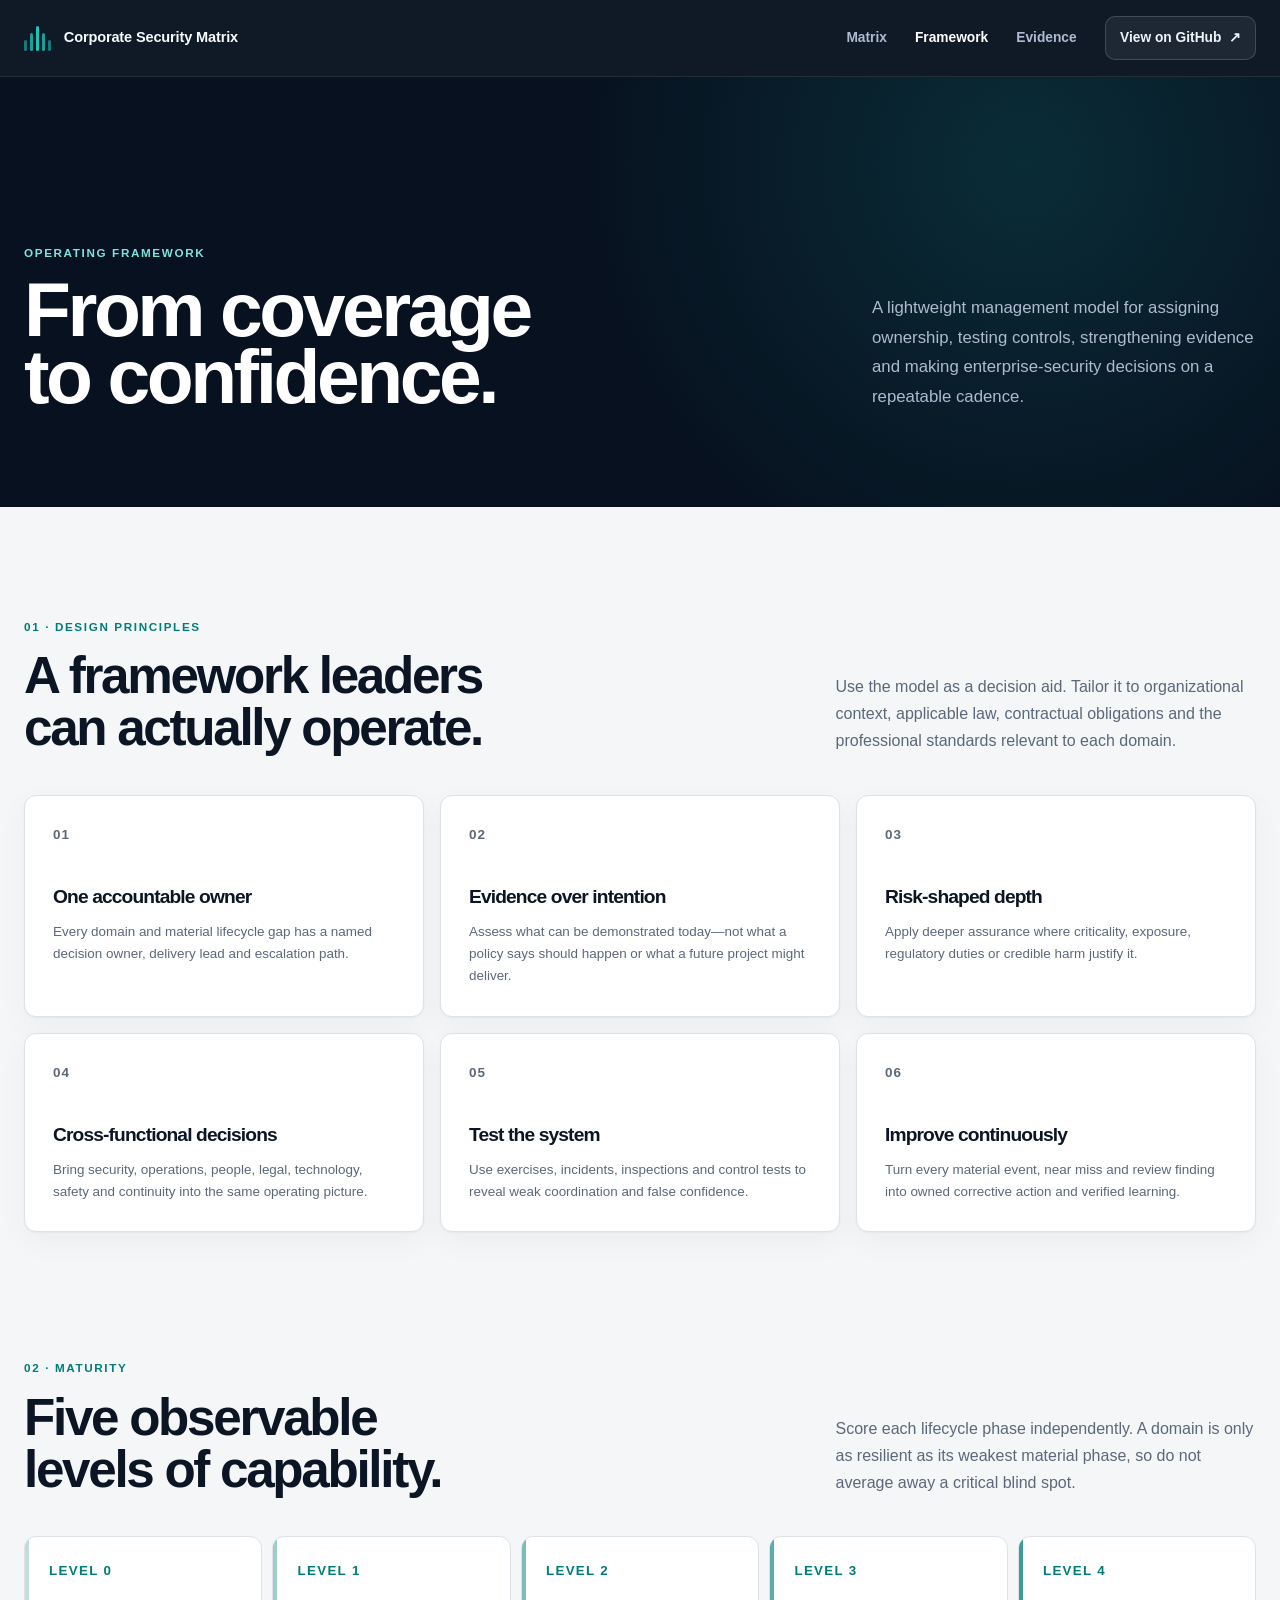
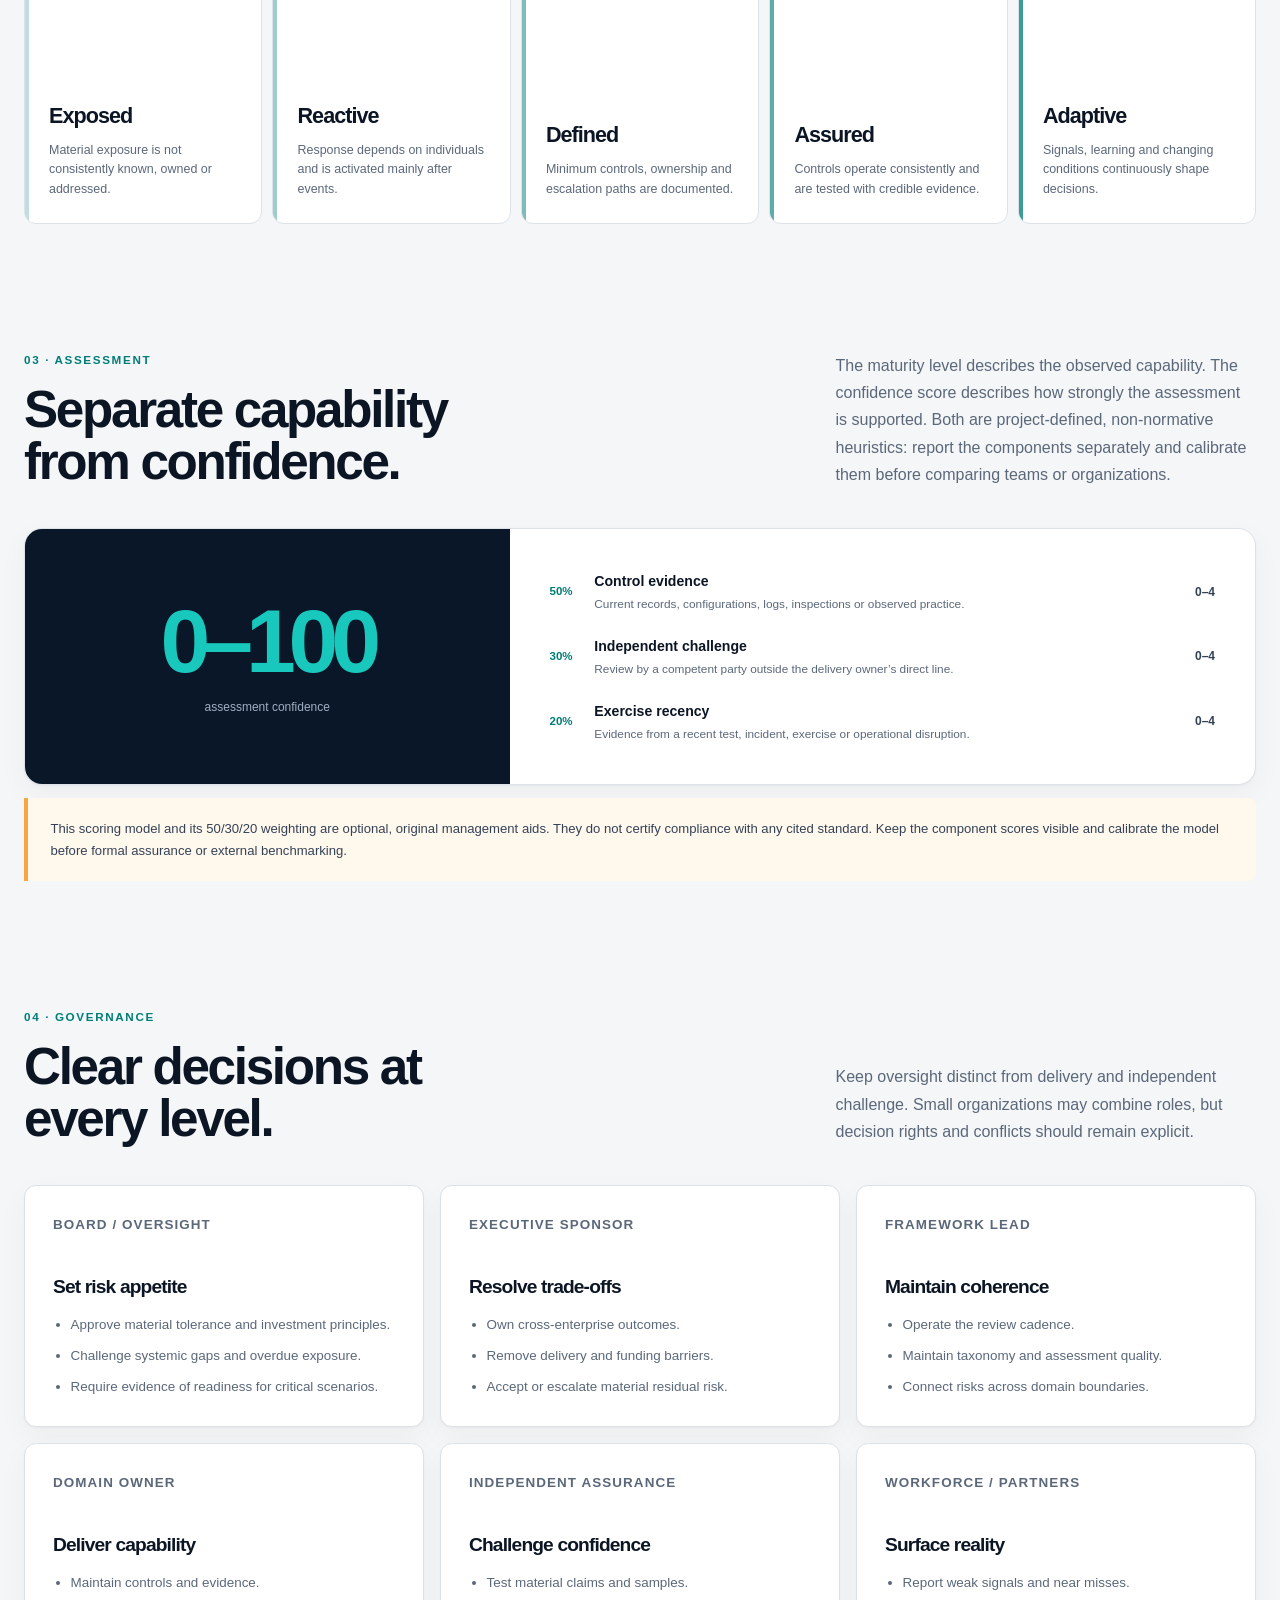
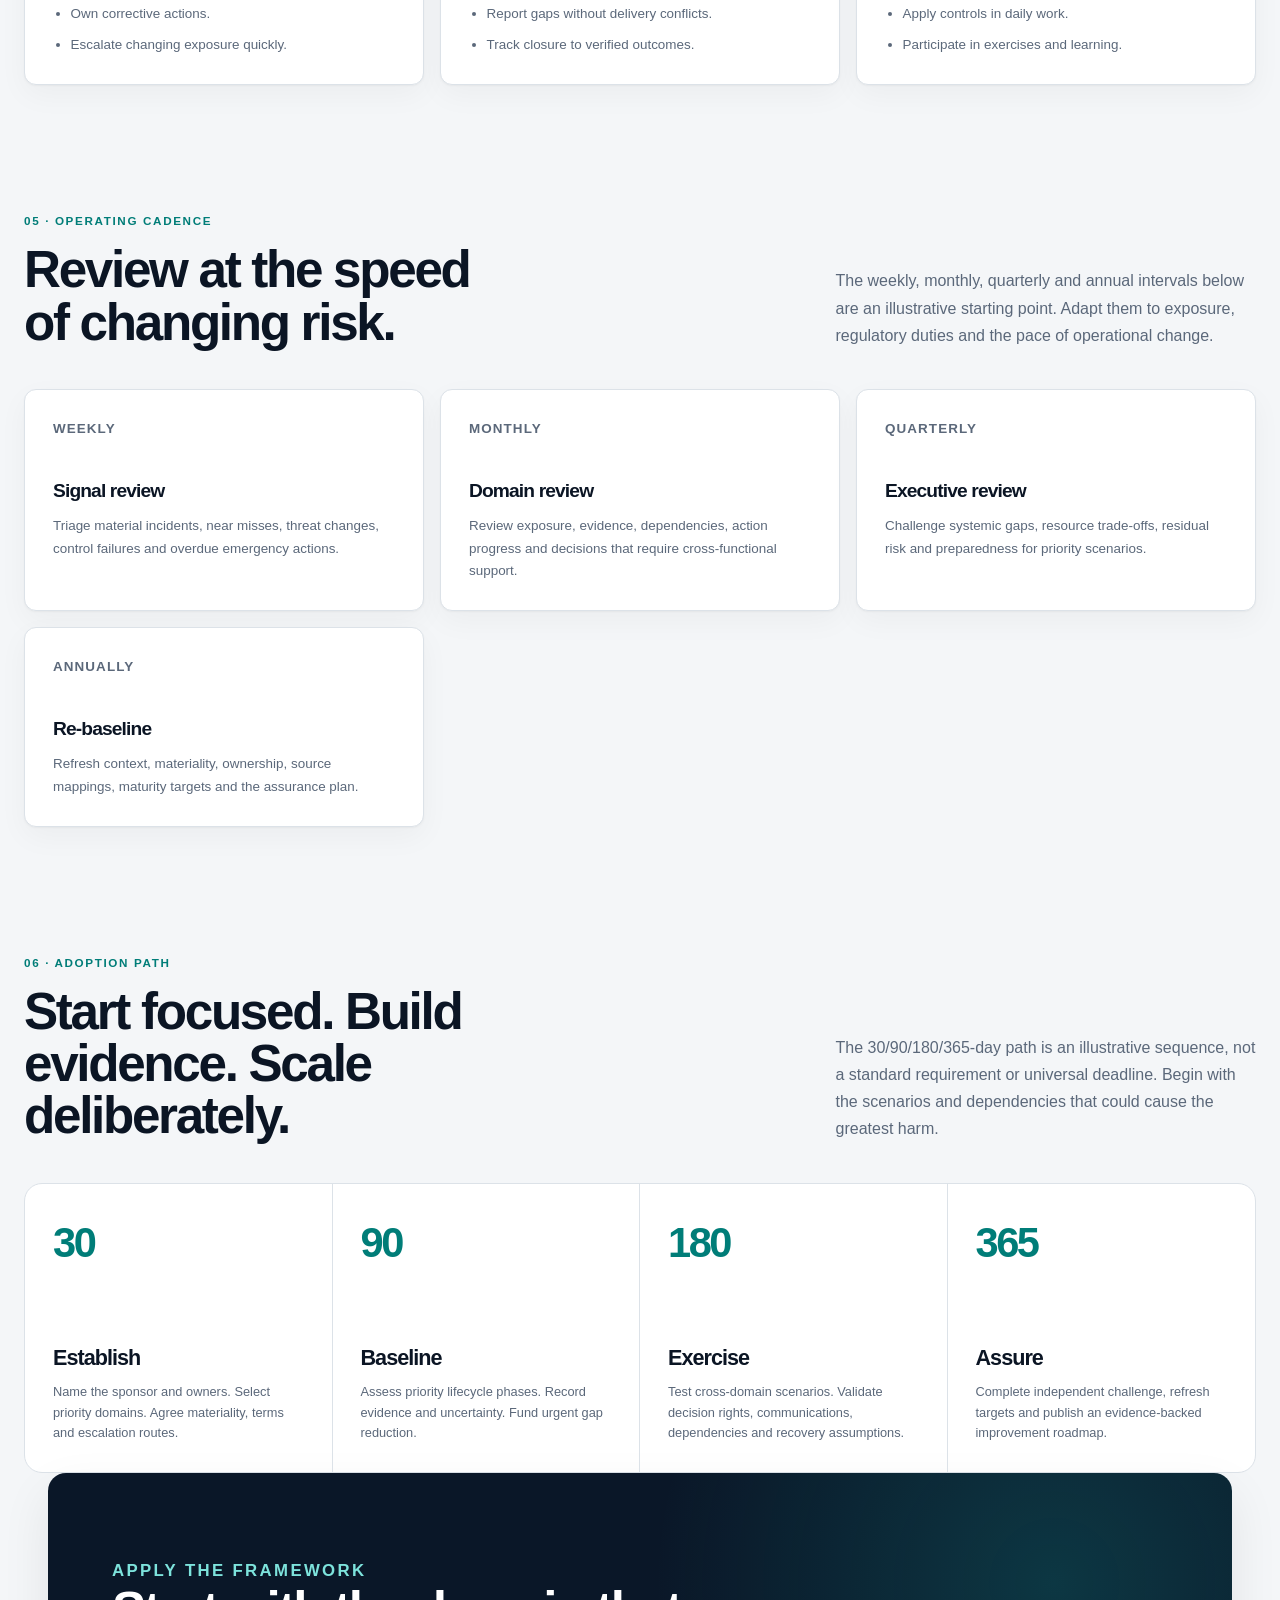
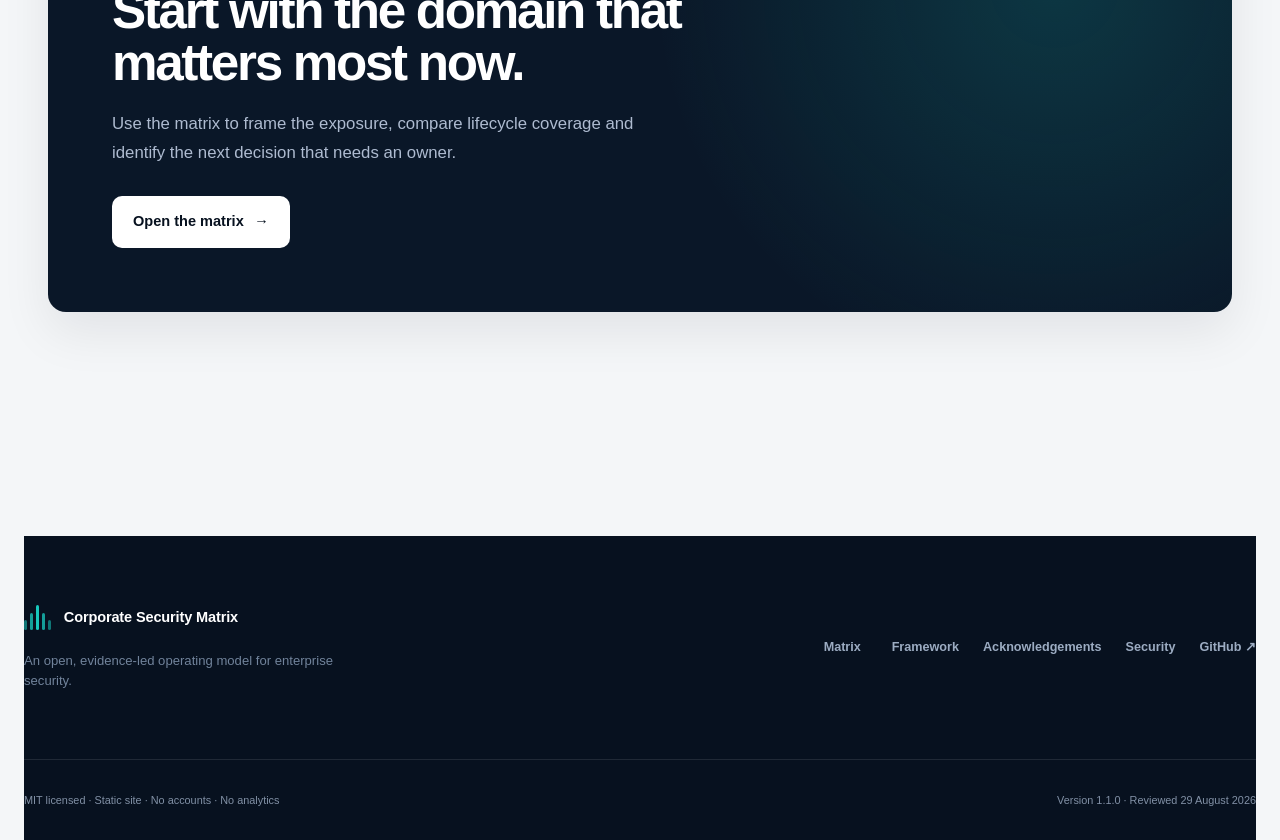
<file: framework.html>
<!doctype html>
<html lang="en">
  <head>
    <meta charset="utf-8">
    <meta name="viewport" content="width=device-width, initial-scale=1">
    <meta
      http-equiv="Content-Security-Policy"
      content="default-src 'self'; base-uri 'none'; form-action 'none'; object-src 'none'; script-src 'self'; style-src 'self'; img-src 'self' data:; font-src 'self'; connect-src 'none'; frame-src 'none'; worker-src 'none'"
    >
    <meta name="referrer" content="strict-origin-when-cross-origin">
    <meta name="color-scheme" content="light">
    <meta name="theme-color" content="#07111f">
    <meta name="robots" content="index,follow,max-image-preview:large">
    <title>Operating Framework | Corporate Security Matrix</title>
    <meta name="description" content="A practical governance, maturity, evidence and operating-cadence model for using the Corporate Security Matrix.">
    <link rel="canonical" href="https://samran2.github.io/corporate-security-matrix/framework.html">
    <meta property="og:title" content="Operating Framework | Corporate Security Matrix">
    <meta property="og:description" content="Turn enterprise-security coverage into owned, evidenced and repeatable decisions.">
    <meta property="og:type" content="website">
    <meta property="og:site_name" content="Corporate Security Matrix">
    <meta property="og:locale" content="en_US">
    <meta property="og:url" content="https://samran2.github.io/corporate-security-matrix/framework.html">
    <meta property="og:image" content="https://samran2.github.io/corporate-security-matrix/assets/social-preview.png">
    <meta property="og:image:width" content="1200">
    <meta property="og:image:height" content="630">
    <meta property="og:image:alt" content="Corporate Security Matrix — See risk. Decide faster. Build resilience.">
    <meta name="twitter:card" content="summary_large_image">
    <meta name="twitter:title" content="Operating Framework | Corporate Security Matrix">
    <meta name="twitter:description" content="Turn enterprise-security coverage into owned, evidenced and repeatable decisions.">
    <meta name="twitter:image" content="https://samran2.github.io/corporate-security-matrix/assets/social-preview.png">
    <meta name="twitter:image:alt" content="Corporate Security Matrix — See risk. Decide faster. Build resilience.">
    <link rel="icon" href="assets/favicon.svg" type="image/svg+xml">
    <link rel="apple-touch-icon" href="assets/apple-touch-icon.png">
    <link rel="stylesheet" href="styles.css">
  </head>
  <body>
    <a class="skip-link" href="#framework-content">Skip to framework</a>

    <header class="site-header" aria-label="Primary navigation">
      <div class="site-header__inner">
        <a class="brand" href="index.html" aria-label="Corporate Security Matrix home">
          <span class="brand__mark" aria-hidden="true"><span></span><span></span><span></span><span></span><span></span></span>
          <span class="brand__name">Corporate Security Matrix</span>
        </a>
        <nav class="site-nav" aria-label="Site">
          <a href="index.html#matrix-explorer">Matrix</a>
          <a href="framework.html" aria-current="page">Framework</a>
          <a href="index.html#source-pack">Evidence</a>
          <a class="site-nav__github" href="https://github.com/samran2/corporate-security-matrix" target="_blank" rel="noopener noreferrer">
            View on GitHub <span aria-hidden="true">↗</span>
          </a>
        </nav>
        <details class="mobile-nav">
          <summary>Menu</summary>
          <nav aria-label="Mobile site navigation">
            <a href="index.html#matrix-explorer">Matrix</a>
            <a href="framework.html" aria-current="page">Framework</a>
            <a href="index.html#source-pack">Evidence</a>
            <a href="https://github.com/samran2/corporate-security-matrix" target="_blank" rel="noopener noreferrer">View on GitHub <span aria-hidden="true">↗</span></a>
          </nav>
        </details>
      </div>
    </header>

    <main id="framework-content">
      <section class="page-hero" aria-labelledby="page-title">
        <div class="page-hero__inner">
          <div>
            <p class="eyebrow">Operating framework</p>
            <h1 id="page-title">From coverage to confidence.</h1>
          </div>
          <div class="page-hero__copy">
            <p>
              A lightweight management model for assigning ownership, testing controls, strengthening evidence and making enterprise-security decisions on a repeatable cadence.
            </p>
          </div>
        </div>
      </section>

      <div class="content-shell">
        <section class="content-section" aria-labelledby="principles-title">
          <div class="section-heading">
            <div>
              <p class="eyebrow">01 · Design principles</p>
              <h2 id="principles-title">A framework leaders can actually operate.</h2>
            </div>
            <p>Use the model as a decision aid. Tailor it to organizational context, applicable law, contractual obligations and the professional standards relevant to each domain.</p>
          </div>
          <div class="card-grid">
            <article class="content-card">
              <p class="content-card__index">01</p>
              <h3>One accountable owner</h3>
              <p>Every domain and material lifecycle gap has a named decision owner, delivery lead and escalation path.</p>
            </article>
            <article class="content-card">
              <p class="content-card__index">02</p>
              <h3>Evidence over intention</h3>
              <p>Assess what can be demonstrated today—not what a policy says should happen or what a future project might deliver.</p>
            </article>
            <article class="content-card">
              <p class="content-card__index">03</p>
              <h3>Risk-shaped depth</h3>
              <p>Apply deeper assurance where criticality, exposure, regulatory duties or credible harm justify it.</p>
            </article>
            <article class="content-card">
              <p class="content-card__index">04</p>
              <h3>Cross-functional decisions</h3>
              <p>Bring security, operations, people, legal, technology, safety and continuity into the same operating picture.</p>
            </article>
            <article class="content-card">
              <p class="content-card__index">05</p>
              <h3>Test the system</h3>
              <p>Use exercises, incidents, inspections and control tests to reveal weak coordination and false confidence.</p>
            </article>
            <article class="content-card">
              <p class="content-card__index">06</p>
              <h3>Improve continuously</h3>
              <p>Turn every material event, near miss and review finding into owned corrective action and verified learning.</p>
            </article>
          </div>
        </section>

        <section class="content-section" aria-labelledby="maturity-title">
          <div class="section-heading">
            <div>
              <p class="eyebrow">02 · Maturity</p>
              <h2 id="maturity-title">Five observable levels of capability.</h2>
            </div>
            <p>Score each lifecycle phase independently. A domain is only as resilient as its weakest material phase, so do not average away a critical blind spot.</p>
          </div>
          <div class="maturity-grid">
            <article class="maturity-card maturity-card--level-0">
              <small>LEVEL 0</small>
              <div><h3>Exposed</h3><p>Material exposure is not consistently known, owned or addressed.</p></div>
            </article>
            <article class="maturity-card maturity-card--level-1">
              <small>LEVEL 1</small>
              <div><h3>Reactive</h3><p>Response depends on individuals and is activated mainly after events.</p></div>
            </article>
            <article class="maturity-card maturity-card--level-2">
              <small>LEVEL 2</small>
              <div><h3>Defined</h3><p>Minimum controls, ownership and escalation paths are documented.</p></div>
            </article>
            <article class="maturity-card maturity-card--level-3">
              <small>LEVEL 3</small>
              <div><h3>Assured</h3><p>Controls operate consistently and are tested with credible evidence.</p></div>
            </article>
            <article class="maturity-card maturity-card--level-4">
              <small>LEVEL 4</small>
              <div><h3>Adaptive</h3><p>Signals, learning and changing conditions continuously shape decisions.</p></div>
            </article>
          </div>
        </section>

        <section class="content-section" aria-labelledby="scoring-title">
          <div class="section-heading">
            <div>
              <p class="eyebrow">03 · Assessment</p>
              <h2 id="scoring-title">Separate capability from confidence.</h2>
            </div>
            <p>The maturity level describes the observed capability. The confidence score describes how strongly the assessment is supported. Both are project-defined, non-normative heuristics: report the components separately and calibrate them before comparing teams or organizations.</p>
          </div>
          <div class="formula-panel">
            <div class="formula-panel__score">
              <strong>0–100</strong>
              <span>assessment confidence</span>
            </div>
            <div class="formula-panel__body">
              <div class="score-row">
                <span>50%</span>
                <div><strong>Control evidence</strong><p>Current records, configurations, logs, inspections or observed practice.</p></div>
                <span>0–4</span>
              </div>
              <div class="score-row">
                <span>30%</span>
                <div><strong>Independent challenge</strong><p>Review by a competent party outside the delivery owner’s direct line.</p></div>
                <span>0–4</span>
              </div>
              <div class="score-row">
                <span>20%</span>
                <div><strong>Exercise recency</strong><p>Evidence from a recent test, incident, exercise or operational disruption.</p></div>
                <span>0–4</span>
              </div>
            </div>
          </div>
          <p class="notice">This scoring model and its 50/30/20 weighting are optional, original management aids. They do not certify compliance with any cited standard. Keep the component scores visible and calibrate the model before formal assurance or external benchmarking.</p>
        </section>

        <section class="content-section" aria-labelledby="governance-title">
          <div class="section-heading">
            <div>
              <p class="eyebrow">04 · Governance</p>
              <h2 id="governance-title">Clear decisions at every level.</h2>
            </div>
            <p>Keep oversight distinct from delivery and independent challenge. Small organizations may combine roles, but decision rights and conflicts should remain explicit.</p>
          </div>
          <div class="card-grid">
            <article class="content-card"><p class="content-card__index">BOARD / OVERSIGHT</p><h3>Set risk appetite</h3><ul><li>Approve material tolerance and investment principles.</li><li>Challenge systemic gaps and overdue exposure.</li><li>Require evidence of readiness for critical scenarios.</li></ul></article>
            <article class="content-card"><p class="content-card__index">EXECUTIVE SPONSOR</p><h3>Resolve trade-offs</h3><ul><li>Own cross-enterprise outcomes.</li><li>Remove delivery and funding barriers.</li><li>Accept or escalate material residual risk.</li></ul></article>
            <article class="content-card"><p class="content-card__index">FRAMEWORK LEAD</p><h3>Maintain coherence</h3><ul><li>Operate the review cadence.</li><li>Maintain taxonomy and assessment quality.</li><li>Connect risks across domain boundaries.</li></ul></article>
            <article class="content-card"><p class="content-card__index">DOMAIN OWNER</p><h3>Deliver capability</h3><ul><li>Maintain controls and evidence.</li><li>Own corrective actions.</li><li>Escalate changing exposure quickly.</li></ul></article>
            <article class="content-card"><p class="content-card__index">INDEPENDENT ASSURANCE</p><h3>Challenge confidence</h3><ul><li>Test material claims and samples.</li><li>Report gaps without delivery conflicts.</li><li>Track closure to verified outcomes.</li></ul></article>
            <article class="content-card"><p class="content-card__index">WORKFORCE / PARTNERS</p><h3>Surface reality</h3><ul><li>Report weak signals and near misses.</li><li>Apply controls in daily work.</li><li>Participate in exercises and learning.</li></ul></article>
          </div>
        </section>

        <section class="content-section" aria-labelledby="cadence-title">
          <div class="section-heading">
            <div>
              <p class="eyebrow">05 · Operating cadence</p>
              <h2 id="cadence-title">Review at the speed of changing risk.</h2>
            </div>
            <p>The weekly, monthly, quarterly and annual intervals below are an illustrative starting point. Adapt them to exposure, regulatory duties and the pace of operational change.</p>
          </div>
          <div class="card-grid">
            <article class="content-card"><p class="content-card__index">WEEKLY</p><h3>Signal review</h3><p>Triage material incidents, near misses, threat changes, control failures and overdue emergency actions.</p></article>
            <article class="content-card"><p class="content-card__index">MONTHLY</p><h3>Domain review</h3><p>Review exposure, evidence, dependencies, action progress and decisions that require cross-functional support.</p></article>
            <article class="content-card"><p class="content-card__index">QUARTERLY</p><h3>Executive review</h3><p>Challenge systemic gaps, resource trade-offs, residual risk and preparedness for priority scenarios.</p></article>
            <article class="content-card"><p class="content-card__index">ANNUALLY</p><h3>Re-baseline</h3><p>Refresh context, materiality, ownership, source mappings, maturity targets and the assurance plan.</p></article>
          </div>
        </section>

        <section class="content-section" aria-labelledby="adoption-title">
          <div class="section-heading">
            <div>
              <p class="eyebrow">06 · Adoption path</p>
              <h2 id="adoption-title">Start focused. Build evidence. Scale deliberately.</h2>
            </div>
            <p>The 30/90/180/365-day path is an illustrative sequence, not a standard requirement or universal deadline. Begin with the scenarios and dependencies that could cause the greatest harm.</p>
          </div>
          <div class="timeline">
            <article><strong>30</strong><h3>Establish</h3><p>Name the sponsor and owners. Select priority domains. Agree materiality, terms and escalation routes.</p></article>
            <article><strong>90</strong><h3>Baseline</h3><p>Assess priority lifecycle phases. Record evidence and uncertainty. Fund urgent gap reduction.</p></article>
            <article><strong>180</strong><h3>Exercise</h3><p>Test cross-domain scenarios. Validate decision rights, communications, dependencies and recovery assumptions.</p></article>
            <article><strong>365</strong><h3>Assure</h3><p>Complete independent challenge, refresh targets and publish an evidence-backed improvement roadmap.</p></article>
          </div>
        </section>

        <section class="framework-cta" aria-labelledby="return-title">
          <p class="eyebrow">Apply the framework</p>
          <h2 id="return-title">Start with the domain that matters most now.</h2>
          <p>Use the matrix to frame the exposure, compare lifecycle coverage and identify the next decision that needs an owner.</p>
          <a class="button button--light" href="index.html#matrix-explorer">Open the matrix <span aria-hidden="true">→</span></a>
        </section>
      </div>
    </main>

    <footer class="site-footer">
      <div class="site-footer__top">
        <div><a class="brand brand--footer" href="index.html"><span class="brand__mark" aria-hidden="true"><span></span><span></span><span></span><span></span><span></span></span><span class="brand__name">Corporate Security Matrix</span></a><p>An open, evidence-led operating model for enterprise security.</p></div>
        <nav aria-label="Footer"><a href="index.html#matrix-explorer">Matrix</a><a href="framework.html">Framework</a><a href="acknowledgements.html">Acknowledgements</a><a href="SECURITY.md">Security</a><a href="https://github.com/samran2/corporate-security-matrix" target="_blank" rel="noopener noreferrer">GitHub ↗</a></nav>
      </div>
      <div class="site-footer__bottom"><span>MIT licensed · Static site · No accounts · No analytics</span><span>Version 1.1.0 · Reviewed 29 August 2026</span></div>
    </footer>
  </body>
</html>
</file>
<file: styles.css>
:root {
  color-scheme: light;
  --navy-950: #07111f;
  --navy-900: #0a1728;
  --navy-850: #0d1c30;
  --navy-800: #13243a;
  --ink: #0b1524;
  --ink-soft: #344256;
  --muted: #5b687a;
  --canvas: #f4f6f8;
  --surface: #ffffff;
  --surface-soft: #f8fafb;
  --line: #dce2e8;
  --line-strong: #c9d2dc;
  --control-border: #7f8b9a;
  --teal: #18c8bd;
  --teal-deep: #007d78;
  --blue: #4f81ff;
  --amber: #f5a642;
  --actor: #356cc9;
  --actor-soft: #edf4ff;
  --risk: #b64b42;
  --risk-soft: #fff1ef;
  --control: #087c66;
  --control-soft: #eaf8f4;
  --shadow-sm: 0 1px 2px rgba(7, 17, 31, 0.04), 0 10px 30px rgba(7, 17, 31, 0.04);
  --shadow-md: 0 20px 50px rgba(7, 17, 31, 0.08);
  --radius-sm: 8px;
  --radius-md: 12px;
  --radius-lg: 18px;
  --max-width: 1480px;
  --font: -apple-system, BlinkMacSystemFont, "Segoe UI", Inter, Helvetica, Arial, sans-serif;
}

* {
  box-sizing: border-box;
}

html {
  scroll-behavior: smooth;
  scroll-padding-top: 6.5rem;
}

body {
  margin: 0;
  min-height: 100vh;
  color: var(--ink);
  font-family: var(--font);
  font-size: 16px;
  line-height: 1.5;
  background: var(--canvas);
  -webkit-font-smoothing: antialiased;
  text-rendering: optimizeLegibility;
}

button,
input,
select {
  font: inherit;
}

button,
a {
  -webkit-tap-highlight-color: transparent;
}

a {
  color: inherit;
}

img,
svg {
  display: block;
  max-width: 100%;
}

[hidden] {
  display: none !important;
}

.no-js .app-interactive,
[data-app-state="pending"] .app-interactive,
[data-app-state="error"] .app-interactive {
  display: none !important;
}

.app-error {
  margin-bottom: 2rem;
  padding: 1.25rem;
  border: 1px solid #d8a43b;
  border-left-width: 4px;
  border-radius: var(--radius-sm);
  color: var(--ink);
  background: #fff9e9;
}

.app-error p {
  margin: 0.5rem 0 0;
  color: var(--ink-soft);
}

.app-error a,
.notice a {
  font-weight: 700;
  text-underline-offset: 0.18em;
}

.sr-only {
  position: absolute;
  width: 1px;
  height: 1px;
  padding: 0;
  margin: -1px;
  overflow: hidden;
  clip: rect(0, 0, 0, 0);
  white-space: nowrap;
  border: 0;
}

.skip-link {
  position: fixed;
  top: 0.75rem;
  left: 0.75rem;
  z-index: 100;
  padding: 0.75rem 1rem;
  border-radius: 8px;
  color: var(--navy-950);
  background: var(--teal);
  font-weight: 750;
  text-decoration: none;
  transform: translateY(-160%);
  transition: transform 160ms ease;
}

.skip-link:focus {
  transform: translateY(0);
}

:focus-visible {
  outline: 3px solid var(--blue);
  outline-offset: 3px;
}

.site-header {
  position: sticky;
  top: 0;
  z-index: 50;
  color: #f7fbff;
  background: rgba(7, 17, 31, 0.96);
  border-bottom: 1px solid rgba(255, 255, 255, 0.09);
  -webkit-backdrop-filter: blur(12px) saturate(130%);
  backdrop-filter: blur(12px) saturate(130%);
}

.site-header__inner,
.hero__inner,
.trust-strip,
.intro-section,
.explorer,
.evidence-section,
.framework-cta,
.site-footer,
.content-shell,
.page-hero__inner {
  width: min(var(--max-width), calc(100% - 3rem));
  margin-inline: auto;
}

.site-header__inner {
  min-height: 4.75rem;
  display: flex;
  align-items: center;
  justify-content: space-between;
  gap: 2rem;
}

.brand {
  display: inline-flex;
  align-items: center;
  gap: 0.8rem;
  min-width: 0;
  color: inherit;
  text-decoration: none;
}

.brand__mark {
  display: grid;
  grid-template-columns: repeat(5, 3px);
  align-items: end;
  gap: 3px;
  width: 27px;
  height: 25px;
  flex: 0 0 auto;
}

.brand__mark span {
  display: block;
  width: 3px;
  border-radius: 4px;
  background: var(--teal);
}

.brand__mark span:nth-child(1),
.brand__mark span:nth-child(5) {
  height: 42%;
  opacity: 0.56;
}

.brand__mark span:nth-child(2),
.brand__mark span:nth-child(4) {
  height: 70%;
  opacity: 0.78;
}

.brand__mark span:nth-child(3) {
  height: 100%;
}

.brand__name {
  overflow: hidden;
  color: inherit;
  font-size: 0.91rem;
  font-weight: 720;
  letter-spacing: -0.01em;
  text-overflow: ellipsis;
  white-space: nowrap;
}

.site-nav {
  display: flex;
  align-items: center;
  gap: 1.75rem;
}

.site-nav a {
  color: #aebbd0;
  font-size: 0.86rem;
  font-weight: 650;
  text-decoration: none;
  transition: color 160ms ease;
}

.site-nav a:hover,
.site-nav a:focus-visible,
.site-nav a[aria-current="page"] {
  color: #ffffff;
}

.site-nav .site-nav__github {
  min-height: 2.75rem;
  display: inline-flex;
  align-items: center;
  gap: 0.45rem;
  padding-inline: 0.9rem;
  border: 1px solid rgba(255, 255, 255, 0.16);
  border-radius: 10px;
  color: #eef4fb;
  background: rgba(255, 255, 255, 0.06);
}

.mobile-nav {
  position: relative;
  display: none;
}

.mobile-nav summary {
  min-width: 4.25rem;
  min-height: 2.75rem;
  display: inline-flex;
  align-items: center;
  justify-content: center;
  padding-inline: 0.85rem;
  border: 1px solid rgba(255, 255, 255, 0.16);
  border-radius: 10px;
  color: #eef4fb;
  background: rgba(255, 255, 255, 0.06);
  cursor: pointer;
  font-size: 0.78rem;
  font-weight: 680;
  list-style: none;
}

.mobile-nav summary::-webkit-details-marker {
  display: none;
}

.mobile-nav[open] summary {
  color: var(--navy-950);
  background: var(--teal);
}

.mobile-nav nav {
  position: absolute;
  top: calc(100% + 0.65rem);
  right: 0;
  width: min(19rem, calc(100vw - 1.5rem));
  overflow: hidden;
  border: 1px solid rgba(255, 255, 255, 0.14);
  border-radius: 12px;
  background: #0d1a2b;
  box-shadow: 0 18px 50px rgba(0, 0, 0, 0.34);
}

.mobile-nav nav a {
  min-height: 3rem;
  display: flex;
  align-items: center;
  justify-content: space-between;
  gap: 1rem;
  padding-inline: 1rem;
  border-bottom: 1px solid rgba(255, 255, 255, 0.09);
  color: #d6e0ed;
  font-size: 0.82rem;
  font-weight: 650;
  text-decoration: none;
}

.mobile-nav nav a:last-child {
  border-bottom: 0;
}

.mobile-nav nav a:hover,
.mobile-nav nav a:focus-visible,
.mobile-nav nav a[aria-current="page"] {
  color: #ffffff;
  background: rgba(255, 255, 255, 0.07);
}

.hero {
  position: relative;
  overflow: hidden;
  color: #ffffff;
  background: linear-gradient(112deg, #07111f 0%, #081525 58%, #0b1d2a 100%);
}

.hero::before {
  content: "";
  position: absolute;
  inset: 0;
  pointer-events: none;
  opacity: 0.12;
  background-image:
    linear-gradient(rgba(255, 255, 255, 0.08) 1px, transparent 1px),
    linear-gradient(90deg, rgba(255, 255, 255, 0.08) 1px, transparent 1px);
  background-size: 64px 64px;
  mask-image: linear-gradient(to bottom, transparent, black 25%, black 80%, transparent);
}

.hero__inner {
  position: relative;
  z-index: 1;
  min-height: 660px;
  display: grid;
  grid-template-columns: minmax(0, 0.92fr) minmax(500px, 1.08fr);
  gap: clamp(3rem, 8vw, 8rem);
  align-items: center;
  padding-block: 6.5rem 7.5rem;
}

.hero__copy {
  max-width: 680px;
}

.eyebrow,
.section-label {
  margin: 0 0 1rem;
  color: var(--teal-deep);
  font-size: 0.73rem;
  font-weight: 780;
  letter-spacing: 0.14em;
  line-height: 1.3;
  text-transform: uppercase;
}

.hero .eyebrow,
.page-hero .eyebrow,
.framework-cta .eyebrow {
  color: #7de3dc;
}

.status-dot {
  display: inline-block;
  width: 0.5rem;
  height: 0.5rem;
  margin-right: 0.55rem;
  border-radius: 999px;
  background: var(--teal);
  box-shadow: 0 0 0 5px rgba(24, 200, 189, 0.11);
}

h1,
h2,
h3,
h4,
p {
  overflow-wrap: break-word;
}

h1,
h2,
h3,
h4 {
  margin: 0;
  color: inherit;
  font-weight: 720;
  letter-spacing: -0.045em;
}

h1 {
  font-size: clamp(3.9rem, 7vw, 7.2rem);
  line-height: 0.88;
}

h1 span {
  color: #bac5d4;
}

h2 {
  font-size: clamp(2.15rem, 4vw, 4rem);
  line-height: 1.02;
}

h3 {
  font-size: 1.35rem;
  line-height: 1.14;
}

.lede {
  max-width: 61ch;
  margin: 1.8rem 0 0;
  color: #aebbd0;
  font-size: clamp(1.08rem, 1.8vw, 1.35rem);
  line-height: 1.62;
}

.hero__actions {
  display: flex;
  flex-wrap: wrap;
  gap: 0.75rem;
  margin-top: 2rem;
}

.button {
  min-height: 3.25rem;
  display: inline-flex;
  align-items: center;
  justify-content: center;
  gap: 0.65rem;
  padding-inline: 1.25rem;
  border: 1px solid transparent;
  border-radius: 10px;
  font-size: 0.91rem;
  font-weight: 730;
  text-decoration: none;
  transition: transform 160ms ease, background-color 160ms ease, border-color 160ms ease;
}

.button:hover,
.button:focus-visible {
  transform: translateY(-2px);
}

.button--primary {
  color: var(--navy-950);
  background: var(--teal);
  box-shadow: 0 14px 32px rgba(24, 200, 189, 0.17);
}

.button--primary:hover {
  background: #35d9cf;
}

.button--secondary {
  color: #eef4fb;
  border-color: rgba(255, 255, 255, 0.18);
  background: rgba(255, 255, 255, 0.05);
}

.button--secondary:hover {
  border-color: rgba(255, 255, 255, 0.3);
  background: rgba(255, 255, 255, 0.09);
}

.button--light {
  color: var(--navy-950);
  background: #ffffff;
}

.hero__note {
  margin: 1.15rem 0 0;
  color: #8d9bb0;
  font-size: 0.78rem;
}

.hero-system {
  position: relative;
  overflow: hidden;
  padding: 1.2rem;
  border: 1px solid rgba(255, 255, 255, 0.13);
  border-radius: var(--radius-lg);
  background: rgba(11, 28, 45, 0.82);
  box-shadow: 0 24px 60px rgba(0, 0, 0, 0.22);
}

.hero-system__topline,
.hero-system__signal {
  display: flex;
  align-items: center;
  justify-content: space-between;
  gap: 1rem;
  color: #8290a6;
  font-size: 0.72rem;
  font-weight: 700;
  letter-spacing: 0.1em;
  text-transform: uppercase;
}

.live-label {
  display: inline-flex;
  align-items: center;
  gap: 0.45rem;
}

.live-label span {
  width: 0.42rem;
  height: 0.42rem;
  border-radius: 999px;
  background: var(--teal);
}

.hero-system__metric {
  display: flex;
  align-items: end;
  gap: 1rem;
  padding-block: 2rem 1.8rem;
}

.hero-system__metric strong {
  color: #ffffff;
  font-size: 5.7rem;
  font-weight: 680;
  letter-spacing: -0.08em;
  line-height: 0.8;
}

.hero-system__metric span {
  max-width: 21ch;
  color: #9eacc0;
  font-size: 0.9rem;
  line-height: 1.45;
}

.hero-system__phases {
  display: grid;
  grid-template-columns: repeat(5, minmax(0, 1fr));
  border-block: 1px solid rgba(255, 255, 255, 0.11);
}

.hero-system__phases span {
  min-width: 0;
  min-height: 10.5rem;
  display: flex;
  flex-direction: column;
  justify-content: end;
  gap: 0.5rem;
  padding: 1rem 0.7rem;
  border-right: 1px solid rgba(255, 255, 255, 0.09);
  color: #dce5ef;
  font-size: 0.76rem;
  font-weight: 680;
  writing-mode: vertical-rl;
  transform: rotate(180deg);
  background: linear-gradient(to top, rgba(24, 200, 189, 0.08), transparent 75%);
}

.hero-system__phases span:last-child {
  border-right: 0;
}

.hero-system__phases small {
  color: var(--teal);
  font-size: 0.64rem;
  letter-spacing: 0.08em;
}

.hero-system__signal {
  flex-wrap: wrap;
  justify-content: flex-start;
  padding-top: 1rem;
}

.hero-system__signal > span {
  margin-right: auto;
}

.hero-system__signal div {
  display: flex;
  align-items: center;
  gap: 0.38rem;
  color: #aebbd0;
  letter-spacing: 0;
  text-transform: none;
}

.hero--home .hero__inner {
  min-height: 0;
  grid-template-columns: minmax(0, 1.15fr) minmax(340px, 0.85fr);
  gap: 4rem;
  padding-block: 4rem 4.5rem;
}

.hero--home h1 {
  font-size: clamp(2.5rem, 4.2vw, 4.5rem);
  line-height: 1.06;
}

.hero--home .lede {
  margin-top: 1.25rem;
  font-size: 1rem;
  line-height: 1.65;
}

.hero--home .hero__actions {
  margin-top: 1.5rem;
}

.hero--home .hero-system {
  border-radius: var(--radius-md);
  background: #0d2032;
  box-shadow: none;
}

.hero-system__purpose {
  padding-block: 1.5rem;
}

.hero-system__purpose p {
  margin: 0 0 0.75rem;
  color: #becbd9;
  font-size: 1.5rem;
  letter-spacing: -0.025em;
  line-height: 1.3;
}

.hero-system__purpose strong {
  color: #ffffff;
  font-weight: 700;
}

.hero-system__purpose > span {
  display: block;
  max-width: 48ch;
  color: #b1c0d0;
  font-size: 0.82rem;
  line-height: 1.6;
}

.hero--home .hero-system__phases span {
  min-height: 4.75rem;
  justify-content: center;
  gap: 0.3rem;
  padding: 0.75rem 0.5rem;
  font-size: 0.72rem;
  writing-mode: initial;
  transform: none;
  background: transparent;
}

.home-workspace .trust-strip {
  margin-top: -1.25rem;
  box-shadow: var(--shadow-sm);
}

.home-workspace .trust-strip > div {
  min-height: 5.5rem;
  flex-direction: row;
  align-items: center;
  justify-content: flex-start;
  gap: 0.85rem;
}

.home-workspace .trust-strip strong {
  font-size: 1.8rem;
}

.home-workspace .trust-strip span {
  margin-top: 0;
}

.signal,
.legend__item i {
  width: 0.48rem;
  height: 0.48rem;
  display: inline-block;
  border-radius: 999px;
}

.signal--actor,
.legend__item--actor i {
  background: var(--actor);
}

.signal--risk,
.legend__item--risk i {
  background: var(--risk);
}

.signal--control,
.legend__item--control i {
  background: var(--control);
}

.trust-strip {
  position: relative;
  z-index: 3;
  display: grid;
  grid-template-columns: repeat(4, 1fr);
  margin-top: -2.2rem;
  border: 1px solid var(--line);
  border-radius: var(--radius-md);
  background: var(--surface);
  box-shadow: var(--shadow-md);
}

.trust-strip > div {
  min-height: 7rem;
  display: flex;
  flex-direction: column;
  justify-content: center;
  padding: 1.25rem 1.6rem;
  border-right: 1px solid var(--line);
}

.trust-strip > div:last-child {
  border-right: 0;
}

.trust-strip strong {
  color: var(--ink);
  font-size: 2rem;
  font-weight: 690;
  letter-spacing: -0.05em;
  line-height: 1;
}

.trust-strip span {
  margin-top: 0.45rem;
  color: var(--muted);
  font-size: 0.8rem;
  font-weight: 610;
}

.intro-section {
  display: grid;
  grid-template-columns: minmax(0, 0.95fr) minmax(320px, 0.55fr);
  gap: clamp(3rem, 8vw, 8rem);
  align-items: end;
  padding-block: 9rem 6rem;
}

.intro-section h2 {
  max-width: 19ch;
}

.intro-section > p,
.evidence-section__intro > p,
.framework-cta > p,
.page-hero__copy > p:last-child {
  margin: 0;
  color: var(--muted);
  font-size: 1.05rem;
  line-height: 1.75;
}

.home-workspace .intro-section {
  grid-template-columns: minmax(0, 1fr) minmax(0, 0.85fr);
  gap: 3rem;
  padding-block: 3rem;
}

.home-workspace .intro-section h2 {
  max-width: 25ch;
  font-size: clamp(1.5rem, 2.4vw, 2rem);
  letter-spacing: -0.03em;
  line-height: 1.2;
}

.home-workspace .intro-section > p {
  font-size: 0.9rem;
  line-height: 1.65;
}

.home-workspace .explorer__heading h2 {
  font-size: clamp(1.8rem, 3vw, 2.75rem);
  line-height: 1.1;
}

.explorer {
  padding-bottom: 8rem;
}

.explorer__heading {
  display: flex;
  align-items: end;
  justify-content: space-between;
  gap: 2rem;
  margin-bottom: 2rem;
}

.explorer__actions {
  display: flex;
  flex-wrap: wrap;
  align-items: center;
  gap: 0.5rem;
}

.text-button {
  min-height: 2.75rem;
  padding-inline: 1rem;
  border: 1px solid var(--control-border);
  border-radius: 10px;
  color: var(--ink-soft);
  background: var(--surface);
  cursor: pointer;
  font-size: 0.82rem;
  font-weight: 690;
}

.text-button:hover {
  color: var(--ink);
  border-color: var(--muted);
}

.text-button--brief {
  color: #ffffff;
  border-color: var(--navy-900);
  background: var(--navy-900);
}

.text-button--brief:hover {
  color: #ffffff;
  border-color: var(--teal-deep);
  background: #123548;
}

.brief-count {
  min-width: 1.5rem;
  display: inline-flex;
  align-items: center;
  justify-content: center;
  margin-left: 0.4rem;
  padding: 0.1rem 0.35rem;
  border-radius: 4px;
  color: #ffffff;
  background: #2b485c;
  font-size: 0.72rem;
  font-variant-numeric: tabular-nums;
}

.control-bar {
  position: relative;
  top: auto;
  z-index: 30;
  display: grid;
  grid-template-columns: minmax(280px, 1fr) auto;
  gap: 0.85rem 1.2rem;
  padding: 1rem;
  border: 1px solid var(--line);
  border-radius: var(--radius-md);
  background: rgba(255, 255, 255, 0.98);
  box-shadow: var(--shadow-sm);
  -webkit-backdrop-filter: blur(12px) saturate(120%);
  backdrop-filter: blur(12px) saturate(120%);
}

/* csm-release-scope:v1.3.0:begin */
.control-bar {
  grid-template-columns: minmax(280px, 1fr) minmax(220px, 0.55fr) auto;
}
/* csm-release-scope:v1.3.0:end */

.control-panel {
  min-width: 0;
  margin: 0;
  padding: 0;
  border: 0;
}

.control-panel--domains {
  grid-column: 1 / -1;
  padding-bottom: 0.7rem;
  border-bottom: 1px solid var(--line);
}

.control-panel--view {
  align-self: start;
}

.control-panel--phase {
  grid-column: 1 / -1;
  grid-row: 2;
  padding-bottom: 0.85rem;
  border-bottom: 1px solid var(--line);
}

.phase-switch {
  display: grid;
  grid-template-columns: repeat(6, minmax(0, 1fr));
  gap: 0.5rem;
}

.phase-switch__button {
  min-width: 2.75rem;
  min-height: 2.75rem;
  padding: 0.5rem 0.75rem;
  border: 1px solid var(--control-border);
  border-radius: var(--radius-sm);
  color: var(--ink-soft);
  background: var(--surface-soft);
  cursor: pointer;
  font-size: 0.8rem;
  font-weight: 680;
  line-height: 1.3;
}

.phase-switch__button:hover {
  border-color: var(--teal-deep);
  background: #edf8f5;
}

.phase-switch__button.is-active {
  color: #ffffff;
  border-color: var(--teal-deep);
  background: var(--teal-deep);
}

/* csm-release-scope:v1.3.0:begin */
.control-panel--overlay {
  min-width: 0;
  align-self: start;
}

.control-panel--overlay select {
  width: 100%;
  min-height: 2.75rem;
  padding: 0.55rem 2.25rem 0.55rem 0.75rem;
  border: 1px solid var(--control-border);
  border-radius: 10px;
  color: var(--ink);
  background: var(--surface-soft);
  cursor: pointer;
  font-size: 0.8rem;
}

.control-panel--overlay select:hover {
  border-color: var(--muted);
  background: var(--surface);
}

.control-panel--overlay select:focus-visible {
  border-color: var(--blue);
  background: var(--surface);
  outline: 3px solid var(--blue);
  outline-offset: 2px;
}

#overlayHelp {
  max-width: 36rem;
  margin: 0.45rem 0 0;
  color: var(--muted);
  font-size: 0.7rem;
  line-height: 1.45;
}
/* csm-release-scope:v1.3.0:end */

.control-heading {
  display: flex;
  align-items: center;
  justify-content: space-between;
  gap: 1rem;
}

.control-heading > span {
  color: var(--muted);
  font-size: 0.68rem;
}

.domain-mobile-nav {
  display: none;
}

.domain-rail {
  min-width: 0;
}

.control-label {
  display: block;
  margin: 0 0 0.45rem;
  color: var(--ink-soft);
  font-size: 0.67rem;
  font-weight: 750;
  letter-spacing: 0.08em;
  text-transform: uppercase;
}

.chip-group,
.view-switch {
  gap: 0.4rem;
}

.chip-group {
  display: grid;
  grid-template-columns: repeat(3, minmax(0, 1fr));
  gap: 0.55rem;
  padding: 0.05rem 0 0.3rem;
}

.view-switch {
  display: flex;
}

.chip,
.view-switch__button {
  min-width: 2.75rem;
  min-height: 2.75rem;
  border: 1px solid var(--control-border);
  border-radius: 9px;
  color: var(--ink-soft);
  background: var(--surface-soft);
  cursor: pointer;
  font-size: 0.78rem;
  font-weight: 650;
  white-space: nowrap;
  transition: color 150ms ease, background-color 150ms ease, border-color 150ms ease, transform 150ms ease;
}

.chip {
  display: flex;
  align-items: flex-start;
  gap: 0.55rem;
  width: 100%;
  min-height: 3.5rem;
  padding: 0.75rem 0.9rem;
  line-height: 1.35;
  text-align: left;
  white-space: normal;
}

.chip__number {
  flex: 0 0 auto;
  padding-top: 0.08rem;
  color: #5f6d7e;
  font-size: 0.63rem;
  letter-spacing: 0.05em;
}

.chip:hover,
.view-switch__button:hover {
  border-color: var(--muted);
  transform: translateY(-1px);
}

.chip.is-active,
.view-switch__button.is-active {
  color: #ffffff;
  border-color: var(--navy-900);
  background: var(--navy-900);
}

.chip.is-active .chip__number {
  color: var(--teal);
}

.search-field {
  position: relative;
  display: flex;
  align-items: center;
}

.search-field > span {
  position: absolute;
  left: 0.85rem;
  color: var(--muted);
  font-size: 1.1rem;
  pointer-events: none;
}

.search-field input {
  width: 100%;
  min-height: 2.75rem;
  padding: 0 4rem 0 2.35rem;
  border: 1px solid var(--control-border);
  border-radius: 10px;
  color: var(--ink);
  background: var(--surface-soft);
  font-size: 0.8rem;
}

.search-field input::placeholder {
  color: #5f6d7e;
}

.search-field input:focus {
  border-color: var(--blue);
  background: #ffffff;
  outline: 3px solid #356cc9;
  outline-offset: 2px;
}

.search-field__clear {
  position: absolute;
  right: 0;
  min-width: 2.75rem;
  min-height: 2.75rem;
  padding-inline: 0.65rem;
  border: 0;
  border-radius: 9px;
  color: var(--muted);
  background: transparent;
  cursor: pointer;
  font-size: 0.68rem;
  font-weight: 680;
}

.search-field__clear:hover {
  color: var(--ink);
  background: #e9edf1;
}

.view-switch {
  padding: 0.18rem;
  border: 1px solid var(--control-border);
  border-radius: 11px;
  background: var(--surface-soft);
}

.view-switch__button {
  min-height: 2.75rem;
  padding-inline: 0.8rem;
  border-color: var(--control-border);
  background: transparent;
}

.active-domain {
  margin-top: 1rem;
  border: 1px solid var(--line);
  border-radius: var(--radius-md);
  background: var(--surface);
  box-shadow: var(--shadow-sm);
}

/* csm-release-scope:v1.3.0:begin */
.overlay-context {
  margin-top: 1rem;
  padding: 2rem;
  border: 1px solid #b9dcd7;
  border-radius: var(--radius-lg);
  background: #f2faf8;
  box-shadow: var(--shadow-sm);
}

.overlay-context__header {
  display: grid;
  gap: 1rem;
}

.overlay-context__title {
  color: var(--ink);
  font-size: clamp(1.35rem, 2.5vw, 2rem);
}

.overlay-context__lead,
.overlay-context__limitation {
  max-width: 90ch;
  color: var(--ink-soft);
  line-height: 1.6;
}

.overlay-context__lead {
  margin: 0.65rem 0 0;
  font-size: 0.88rem;
}

.overlay-context__meta,
.overlay-annotation__badges {
  display: flex;
  flex-wrap: wrap;
  gap: 0.45rem;
}

.overlay-context__meta {
  margin-top: 1rem;
}

.overlay-badge {
  min-height: 1.85rem;
  display: inline-flex;
  align-items: center;
  padding-inline: 0.65rem;
  border: 1px solid #b9dcd7;
  border-radius: 999px;
  color: #28534f;
  background: #ffffff;
  font-size: 0.67rem;
  font-weight: 720;
}

.overlay-context__limitation {
  margin: 1.25rem 0 0;
  padding: 1rem 1.1rem;
  border-left: 4px solid var(--teal-deep);
  background: #ffffff;
  font-size: 0.82rem;
}

.overlay-context__content {
  display: grid;
  grid-template-columns: repeat(2, minmax(0, 1fr));
  gap: 1rem;
  margin-top: 1.25rem;
}

.overlay-annotation {
  min-width: 0;
  padding: 1.25rem;
  border: 1px solid var(--line);
  border-radius: var(--radius-md);
  background: var(--surface);
}

.overlay-annotation__header {
  display: grid;
  gap: 0.75rem;
}

.overlay-annotation__title {
  margin-top: 0.75rem;
  color: var(--ink);
  font-size: 1rem;
  line-height: 1.4;
}

.overlay-annotation__summary,
.overlay-annotation__applicability {
  margin: 0.75rem 0 0;
  color: var(--ink-soft);
  font-size: 0.8rem;
  line-height: 1.6;
}

.overlay-annotation__facts {
  display: grid;
  gap: 0.45rem;
  margin: 1rem 0 0;
}

.overlay-annotation__facts div {
  display: grid;
  grid-template-columns: minmax(7.5rem, auto) minmax(0, 1fr);
  gap: 0.65rem;
}

.overlay-annotation__facts dt,
.overlay-annotation__facts dd {
  margin: 0;
  font-size: 0.72rem;
  line-height: 1.45;
}

.overlay-annotation__facts dt {
  color: var(--ink-soft);
  font-weight: 730;
}

.overlay-annotation__facts dd {
  color: var(--muted);
  overflow-wrap: anywhere;
}

.overlay-annotation__applicability strong {
  color: var(--ink);
}

.overlay-annotation__sources-label {
  margin: 1rem 0 0;
  color: var(--ink-soft);
  font-size: 0.72rem;
  font-weight: 730;
}

.overlay-source-list {
  display: grid;
  gap: 0.55rem;
  margin: 0.35rem 0 0;
  padding: 0;
  list-style: none;
}

.overlay-source-list li {
  min-width: 0;
  display: grid;
  gap: 0.2rem;
}

.overlay-source-link {
  min-height: 2.75rem;
  display: inline-flex;
  align-items: center;
  width: fit-content;
  max-width: 100%;
  color: var(--ink);
  font-size: 0.78rem;
  font-weight: 700;
  line-height: 1.4;
  overflow-wrap: anywhere;
  text-decoration-color: #8fb5b0;
  text-underline-offset: 0.18em;
}

.overlay-source-link:hover,
.overlay-source-link:focus-visible {
  color: var(--teal-deep);
}

.overlay-source-meta {
  color: var(--muted);
  font-size: 0.7rem;
  line-height: 1.45;
}

.overlay-context__empty {
  grid-column: 1 / -1;
  padding: 1.25rem;
  border: 1px dashed #9fc9c4;
  border-radius: var(--radius-md);
  background: #ffffff;
}

.overlay-context__empty h4 {
  color: var(--ink);
  font-size: 1rem;
}

.overlay-context__empty p {
  max-width: 75ch;
  margin: 0.5rem 0 0;
  color: var(--ink-soft);
  font-size: 0.82rem;
  line-height: 1.6;
}
/* csm-release-scope:v1.3.0:end */

.active-domain__header {
  display: grid;
  grid-template-columns: minmax(0, 1fr) auto;
  gap: 2rem;
  align-items: start;
  padding: 1.5rem 2rem;
}

.active-domain__header > * {
  min-width: 0;
}

.domain-name {
  color: var(--ink);
  font-size: clamp(1.45rem, 3vw, 2.3rem);
}

.active-domain__lead {
  max-width: 78ch;
  margin: 0.75rem 0 0;
  color: var(--ink-soft);
  font-size: 1.03rem;
  line-height: 1.65;
}

.active-domain__context,
.reference-context {
  max-width: 90ch;
  margin: 0.65rem 0 0;
  color: var(--muted);
  font-size: 0.86rem;
  line-height: 1.65;
}

.active-domain__meta {
  display: flex;
  flex-wrap: wrap;
  gap: 0.5rem;
  margin-top: 1.25rem;
}

.active-domain__meta span,
.reference-count,
.source-org,
.source-type,
.source-scope,
.source-status {
  display: inline-flex;
  align-items: center;
  min-height: 1.85rem;
  padding-inline: 0.65rem;
  border: 1px solid var(--line);
  border-radius: 999px;
  color: var(--ink-soft);
  background: var(--surface-soft);
  font-size: 0.67rem;
  font-weight: 720;
}

.active-domain__source-link {
  min-height: 2.75rem;
  display: inline-flex;
  align-items: center;
  justify-content: center;
  gap: 0.6rem;
  padding-inline: 1rem;
  border: 1px solid var(--line-strong);
  border-radius: 10px;
  color: var(--ink-soft);
  background: var(--surface-soft);
  font-size: 0.76rem;
  font-weight: 720;
  text-decoration: none;
  white-space: nowrap;
}

.active-domain__source-link:hover,
.active-domain__source-link:focus-visible {
  color: var(--teal-deep);
  border-color: #9fc9c4;
  background: #f1faf8;
}

.domain-details {
  border-top: 1px solid var(--line);
}

.domain-details summary {
  position: relative;
  padding: 1rem 3.25rem 1rem 2rem;
  color: var(--ink-soft);
  cursor: pointer;
  font-size: 0.81rem;
  font-weight: 690;
  list-style: none;
}

.domain-details summary::-webkit-details-marker {
  display: none;
}

.domain-details summary::after {
  content: "+";
  position: absolute;
  right: 2rem;
  color: var(--teal-deep);
  font-size: 1.15rem;
  font-weight: 500;
}

.domain-details[open] summary::after {
  content: "−";
}

.domain-brief-grid {
  display: grid;
  grid-template-columns: repeat(4, minmax(0, 1fr));
  gap: 0;
  border-top: 1px solid var(--line);
}

.domain-brief {
  padding: 1.5rem;
  border-right: 1px solid var(--line);
}

.domain-brief:last-child {
  border-right: 0;
}

.domain-brief__title {
  color: var(--ink);
  font-size: 0.77rem;
  font-weight: 760;
  letter-spacing: 0.02em;
}

.domain-brief__list {
  display: grid;
  gap: 0.65rem;
  margin: 0.9rem 0 0;
  padding: 0;
  list-style: none;
}

.domain-brief__list li {
  position: relative;
  padding-left: 0.9rem;
  color: var(--muted);
  font-size: 0.77rem;
  line-height: 1.5;
}

.domain-brief__list li::before {
  content: "";
  position: absolute;
  top: 0.48rem;
  left: 0;
  width: 0.3rem;
  height: 0.3rem;
  border-radius: 999px;
  background: var(--teal-deep);
}

.matrix-panel {
  margin-top: 1rem;
  padding: 1rem;
  border: 1px solid var(--line);
  border-radius: var(--radius-md);
  background: #edf1f4;
}

.matrix-panel__top {
  min-height: 3.25rem;
  display: flex;
  align-items: center;
  justify-content: space-between;
  gap: 1rem;
  padding: 0 0.45rem 0.9rem;
}

.matrix-panel__top > p {
  margin: 0;
  color: var(--muted);
  font-size: 0.75rem;
  font-weight: 620;
}

.tooling-disclaimer {
  margin: 0 0 0.9rem;
  padding: 0.75rem 0.85rem;
  border: 1px solid #c9d8d5;
  border-left: 3px solid var(--teal-deep);
  border-radius: var(--radius-sm);
  color: var(--ink-soft);
  background: #f8fbfa;
  font-size: 0.7rem;
  font-weight: 620;
  line-height: 1.55;
}

.legend {
  display: flex;
  flex-wrap: wrap;
  gap: 0.8rem;
}

.legend__item {
  display: inline-flex;
  align-items: center;
  gap: 0.38rem;
  color: var(--muted);
  font-size: 0.68rem;
  font-weight: 650;
}

.matrix-scroll {
  overflow: auto;
  border: 1px solid #d4dbe2;
  border-radius: var(--radius-md);
  background: #f2f4f6;
}

.matrix-grid {
  display: grid;
  grid-template-columns: repeat(5, minmax(260px, 1fr));
  gap: 0.65rem;
  min-width: 1320px;
  padding: 0.65rem;
}

.matrix-grid.is-phase-focused {
  grid-template-columns: minmax(0, 1fr);
  min-width: 0;
}

.matrix-grid.is-phase-focused .phase-stack {
  grid-template-columns: repeat(3, minmax(0, 1fr));
}

.matrix-grid.is-phase-focused .phase-detail__header {
  min-height: auto;
}

.phase-detail {
  display: grid;
  grid-template-rows: auto auto 1fr;
  overflow: hidden;
  border: 1px solid var(--line);
  border-radius: var(--radius-md);
  background: var(--surface);
  box-shadow: none;
}

.phase-detail__header {
  min-height: 12rem;
  display: grid;
  align-content: start;
  padding: 1.25rem;
  border-bottom: 1px solid var(--line);
  background: var(--surface);
}

.phase-kicker {
  margin: 0 0 1.35rem;
  color: var(--teal-deep);
  font-size: 0.63rem;
  font-weight: 760;
  letter-spacing: 0.1em;
}

.phase-title {
  color: var(--ink);
  font-size: 1.4rem;
}

.phase-summary {
  margin: 0.65rem 0 0;
  color: var(--muted);
  font-size: 0.84rem;
  line-height: 1.55;
}

.phase-detail__meta {
  align-self: end;
  margin: 1rem 0 0;
  color: #59677a;
  font-size: 0.65rem;
  font-weight: 660;
}

.phase-evidence {
  border-bottom: 1px solid var(--line);
  background: #fbfcfd;
}

.phase-evidence__summary {
  position: relative;
  min-height: 2.75rem;
  display: flex;
  align-items: center;
  padding: 0.65rem 2.25rem 0.65rem 0.85rem;
  color: var(--ink-soft);
  cursor: pointer;
  font-size: 0.68rem;
  font-weight: 720;
  line-height: 1.35;
  list-style: none;
}

.phase-evidence__summary::-webkit-details-marker {
  display: none;
}

.phase-evidence__summary::after {
  content: "+";
  position: absolute;
  right: 0.85rem;
  color: var(--teal-deep);
  font-size: 1rem;
  font-weight: 500;
}

.phase-evidence[open] .phase-evidence__summary::after {
  content: "−";
}

.phase-evidence__content {
  padding: 0 0.85rem 0.8rem;
}

.phase-evidence__limitation,
.phase-evidence__empty {
  margin: 0;
  color: var(--muted);
  font-size: 0.68rem;
  line-height: 1.5;
}

.phase-evidence__list {
  display: grid;
  gap: 0.2rem;
  margin: 0.45rem 0 0;
  padding: 0;
  list-style: none;
}

.phase-evidence__link {
  min-height: 2.75rem;
  display: flex;
  align-items: center;
  padding: 0.45rem 0;
  color: var(--ink-soft);
  font-size: 0.7rem;
  font-weight: 700;
  line-height: 1.35;
  text-decoration-color: #9db5b2;
  text-underline-offset: 0.18em;
}

.phase-evidence__link:hover,
.phase-evidence__link:focus-visible {
  color: var(--teal-deep);
}

.phase-stack {
  display: grid;
  align-content: start;
  gap: 0.55rem;
  margin: 0;
  padding: 0.65rem;
  list-style: none;
  background: #f8f9fa;
}

.matrix-tile {
  display: grid;
  gap: 0.45rem;
  padding: 0.85rem;
  border: 1px solid var(--line);
  border-radius: var(--radius-sm);
}

.matrix-tile--actors {
  border-left: 3px solid var(--actor);
  background: var(--surface);
}

.matrix-tile--risks {
  border-left: 3px solid var(--risk);
  background: var(--surface);
}

.matrix-tile--mitigations {
  border-left: 3px solid var(--control);
  background: #f5fbf8;
}

.matrix-tile__topline {
  display: flex;
  align-items: baseline;
  justify-content: space-between;
  flex-wrap: wrap;
  gap: 0.25rem 0.65rem;
}

.matrix-tile__label {
  margin: 0;
  font-size: 0.61rem;
  font-weight: 780;
  letter-spacing: 0.08em;
  text-transform: uppercase;
}

.matrix-tile__code {
  flex: 0 0 auto;
  color: #59677a;
  font-family: ui-monospace, SFMono-Regular, Menlo, Monaco, Consolas, "Liberation Mono", monospace;
  font-size: 0.55rem;
  font-weight: 650;
  letter-spacing: 0.02em;
}

.matrix-tile--actors .matrix-tile__label {
  color: var(--actor);
}

.matrix-tile--risks .matrix-tile__label {
  color: var(--risk);
}

.matrix-tile--mitigations .matrix-tile__label {
  color: var(--control);
}

.matrix-tile__text {
  margin: 0;
  color: #29374a;
  font-size: 0.84rem;
  line-height: 1.6;
}

.matrix-tile__action,
.matrix-tile__select {
  min-width: 2.75rem;
  min-height: 2.75rem;
  width: 100%;
  margin-top: 0.25rem;
  padding: 0.55rem 0.65rem;
  border: 1px solid var(--control-border);
  border-radius: 6px;
  color: var(--control);
  background: var(--surface);
  cursor: pointer;
  font-size: 0.75rem;
  font-weight: 700;
  line-height: 1.4;
}

.matrix-tile__action:hover,
.matrix-tile__select:hover {
  border-color: var(--control);
  background: #edf8f3;
}

.matrix-tile__action[aria-pressed="true"],
.matrix-tile__select[aria-pressed="true"] {
  color: #ffffff;
  border-color: var(--navy-900);
  background: var(--navy-900);
}

.mitigation-tools {
  min-width: 0;
  margin-top: 0.15rem;
  border-top: 1px solid #b5d9cf;
}

.mitigation-tools__summary {
  position: relative;
  min-width: 0;
  min-height: 2.75rem;
  display: flex;
  align-items: center;
  padding: 0.55rem 1.8rem 0.55rem 0;
  color: var(--control);
  cursor: pointer;
  font-size: 0.68rem;
  font-weight: 760;
  line-height: 1.4;
  list-style: none;
  overflow-wrap: anywhere;
}

.mitigation-tools__summary::-webkit-details-marker {
  display: none;
}

.mitigation-tools__summary::after {
  content: "+";
  position: absolute;
  right: 0.15rem;
  color: var(--control);
  font-size: 1rem;
  font-weight: 520;
}

.mitigation-tools[open] .mitigation-tools__summary::after {
  content: "−";
}

.mitigation-tools__list {
  display: grid;
  gap: 0.45rem;
  margin: 0;
  padding: 0 0 0.35rem;
  list-style: none;
}

.mitigation-tools__item {
  min-width: 0;
  padding: 0.65rem;
  border: 1px solid #c9e1db;
  border-radius: 7px;
  background: rgba(255, 255, 255, 0.72);
  overflow-wrap: anywhere;
}

.mitigation-tools__name {
  display: block;
  color: #174b43;
  font-size: 0.7rem;
  line-height: 1.4;
}

.mitigation-tools__use {
  margin: 0.28rem 0 0;
  color: #354c49;
  font-size: 0.68rem;
  line-height: 1.5;
}

.phase-empty {
  margin: 0;
  padding: 1rem;
  color: var(--muted);
  font-size: 0.75rem;
  text-align: center;
}

.empty-state {
  display: grid;
  justify-items: center;
  gap: 0.4rem;
  padding: 5rem 1.5rem;
  border: 1px dashed #bdc7d1;
  border-radius: var(--radius-md);
  color: var(--muted);
  background: var(--surface-soft);
  text-align: center;
}

.empty-state strong {
  color: var(--ink);
}

.empty-state span {
  font-size: 0.82rem;
}

.action-brief {
  margin-top: 1.5rem;
  padding: 2rem;
  border: 1px solid var(--line-strong);
  border-top: 4px solid var(--teal-deep);
  border-radius: var(--radius-md);
  background: var(--surface);
  scroll-margin-top: 6rem;
}

.action-brief__heading h3 {
  font-size: clamp(1.5rem, 3vw, 2rem);
  line-height: 1.2;
}

.action-brief__privacy {
  max-width: 90ch;
  margin: 0.85rem 0 0;
  color: var(--muted);
  font-size: 0.84rem;
  line-height: 1.6;
}

.action-brief__empty {
  margin: 1.5rem 0 0;
  padding: 1.25rem;
  border: 1px dashed var(--line-strong);
  border-radius: var(--radius-sm);
  color: var(--ink-soft);
  background: var(--surface-soft);
  font-size: 0.9rem;
  line-height: 1.6;
}

.action-brief__list {
  display: grid;
  gap: 1rem;
  margin: 1.5rem 0 0;
  padding-left: 1.5rem;
}

.action-brief__list:empty {
  display: none;
}

.action-brief__item {
  min-width: 0;
  padding: 1.25rem;
  border: 1px solid var(--line);
  border-radius: var(--radius-sm);
  background: var(--surface-soft);
  overflow-wrap: anywhere;
}

.action-brief__item::marker {
  color: var(--teal-deep);
  font-weight: 750;
  font-variant-numeric: tabular-nums;
}

.action-brief__meta {
  margin: 0 0 0.5rem;
  color: var(--muted);
  font-size: 0.72rem;
  font-weight: 650;
  line-height: 1.5;
}

.action-brief__control,
.action-brief__title {
  margin: 0;
  color: var(--ink);
  font-size: 1rem;
  font-weight: 700;
  letter-spacing: -0.015em;
  line-height: 1.5;
}

.action-brief__fields {
  display: flex;
  flex-wrap: wrap;
  gap: 0.85rem 1.5rem;
  margin-block: 1rem;
}

.action-brief__fields label {
  min-width: 0;
  display: block;
  color: var(--ink-soft);
  font-size: 0.78rem;
  font-weight: 680;
}

.action-brief__field {
  min-width: 0;
  display: grid;
  flex: 1 1 12rem;
  gap: 0.35rem;
  max-width: 24rem;
}

.action-brief__fields select {
  min-height: 2.75rem;
  width: 100%;
  padding: 0.5rem 2rem 0.5rem 0.75rem;
  border: 1px solid var(--control-border);
  border-radius: 6px;
  color: var(--ink);
  background: var(--surface);
  font-size: 0.84rem;
}

.action-brief__tools,
.action-brief__sources {
  margin: 0.75rem 0;
  color: var(--ink-soft);
  font-size: 0.84rem;
  line-height: 1.6;
}

.action-brief__tools li + li,
.action-brief__sources li + li {
  margin-top: 0.45rem;
}

.action-brief__sources a {
  text-decoration-color: var(--teal-deep);
  text-underline-offset: 0.18em;
}

.action-brief__status {
  margin: 1.25rem 0 0;
  color: var(--ink-soft);
  font-size: 0.84rem;
}

.action-brief__status:empty {
  margin: 0;
}

.action-brief__actions {
  display: flex;
  flex-wrap: wrap;
  gap: 0.65rem;
  margin-top: 1.5rem;
  padding-top: 1.25rem;
  border-top: 1px solid var(--line);
}

.action-brief__remove {
  min-height: 2.75rem;
  padding: 0.5rem 0.75rem;
  border: 1px solid var(--control-border);
  border-radius: 6px;
  color: var(--ink-soft);
  background: var(--surface);
  cursor: pointer;
  font-size: 0.78rem;
  font-weight: 680;
}

.action-brief__actions button:disabled {
  color: var(--muted);
  border-color: var(--control-border);
  background: var(--surface-soft);
  cursor: not-allowed;
}

.evidence-section {
  padding-block: 7rem;
  border-top: 1px solid var(--line);
}

.evidence-section__intro {
  display: grid;
  grid-template-columns: minmax(0, 0.95fr) minmax(320px, 0.55fr);
  gap: clamp(3rem, 8vw, 8rem);
  align-items: end;
}

.evidence-section__intro h2 {
  max-width: 16ch;
}

.reference-grid {
  margin-top: 3rem;
}

.reference-card {
  overflow: hidden;
  border: 1px solid var(--line);
  border-radius: var(--radius-lg);
  background: var(--surface);
  box-shadow: var(--shadow-sm);
}

.reference-card__header {
  display: grid;
  grid-template-columns: minmax(0, 1fr) auto;
  gap: 2rem;
  align-items: start;
  padding: 2rem;
  border-bottom: 1px solid var(--line);
}

.reference-card__header .domain-name {
  font-size: 1.55rem;
}

.reference-limitation {
  max-width: 90ch;
  margin: 0.75rem 0 0;
  padding-left: 0.8rem;
  border-left: 2px solid var(--teal-deep);
  color: var(--ink-soft);
  font-size: 0.78rem;
  line-height: 1.55;
}

.reference-count {
  color: var(--teal-deep);
}

.source-list {
  margin: 0;
  padding: 0;
  list-style: none;
  counter-reset: sources;
}

.source-list li {
  display: grid;
  grid-template-columns: auto minmax(0, 1fr);
  gap: 1.25rem;
  padding: 1.35rem 2rem;
  border-bottom: 1px solid var(--line);
}

.source-list li:last-child {
  border-bottom: 0;
}

.source-list li:hover,
.source-list li:focus-within {
  background: var(--surface-soft);
}

.source-list li:target {
  scroll-margin-top: 6.5rem;
  background: #f1faf8;
  box-shadow: inset 3px 0 0 var(--teal-deep);
}

.source-list li:focus-visible {
  outline: 3px solid var(--teal-deep);
  outline-offset: -3px;
}

.evidence-section:focus {
  outline: none;
}

.evidence-section:focus-visible {
  outline: 3px solid var(--blue);
  outline-offset: 3px;
}

.source-content {
  min-width: 0;
  overflow-wrap: anywhere;
}

.source-number {
  color: #5f6d7e;
  font-size: 0.7rem;
  font-weight: 680;
  letter-spacing: 0.05em;
}

.source-topline {
  display: flex;
  flex-wrap: wrap;
  gap: 0.4rem;
  margin-bottom: 0.55rem;
}

.source-org,
.source-type,
.source-scope,
.source-status {
  min-height: 1.55rem;
  padding-inline: 0.5rem;
  font-size: 0.59rem;
}

.source-org {
  color: var(--teal-deep);
  border-color: #b9ddd8;
  background: #edf9f7;
}

.source-scope {
  color: #5b4b24;
  border-color: #e4d5ad;
  background: #fff9e9;
}

.source-status {
  color: #44536a;
  border-color: #d1dae3;
  background: #f4f7f9;
}

.source-title {
  margin: 0;
  color: var(--ink);
  font-size: 0.94rem;
  font-weight: 710;
  line-height: 1.45;
}

.source-metadata {
  display: flex;
  flex-wrap: wrap;
  gap: 0.45rem 1.1rem;
  margin: 0.65rem 0 0;
}

.source-metadata div {
  display: flex;
  gap: 0.3rem;
  align-items: baseline;
}

.source-metadata dt,
.source-metadata dd {
  margin: 0;
  font-size: 0.67rem;
  line-height: 1.45;
}

.source-metadata dt {
  color: #536175;
  font-weight: 730;
}

.source-metadata dd {
  color: var(--muted);
}

.source-link {
  min-height: 2.75rem;
  display: inline-flex;
  align-items: center;
  color: var(--ink);
  font-size: 0.78rem;
  font-weight: 690;
  line-height: 1.45;
  text-decoration-color: #9db5b2;
  text-underline-offset: 0.18em;
}

.source-link:hover,
.source-link:focus-visible {
  color: var(--teal-deep);
}

.source-arrow {
  display: inline-block;
  margin-left: 0.35rem;
  color: var(--teal-deep);
}

.source-note {
  margin: 0.4rem 0 0;
  color: var(--muted);
  font-size: 0.76rem;
  line-height: 1.55;
}

.source-applicability {
  margin: 0.45rem 0 0;
  color: var(--muted);
  font-size: 0.74rem;
  line-height: 1.55;
}

.source-applicability strong {
  color: var(--ink-soft);
}

.evidence-section__footer {
  display: flex;
  flex-wrap: wrap;
  gap: 1.5rem;
  margin-top: 1.25rem;
}

.evidence-section__footer a {
  min-width: 2.75rem;
  min-height: 2.75rem;
  display: inline-flex;
  align-items: center;
  color: var(--ink-soft);
  font-size: 0.82rem;
  font-weight: 690;
  text-decoration: none;
}

.evidence-section__footer a:hover {
  color: var(--teal-deep);
}

.framework-cta {
  margin-bottom: 7rem;
  padding: clamp(2rem, 5vw, 4.5rem);
  border-radius: var(--radius-lg);
  color: #ffffff;
  background:
    radial-gradient(circle at 85% 25%, rgba(24, 200, 189, 0.18), transparent 25rem),
    var(--navy-900);
  box-shadow: var(--shadow-md);
}

.framework-cta h2 {
  max-width: 21ch;
}

.framework-cta > p {
  max-width: 59ch;
  margin-top: 1.2rem;
  color: #aebbd0;
}

.framework-cta .button {
  margin-top: 1.8rem;
}

.site-footer {
  color: #afbdd0;
  background: var(--navy-950);
}

.site-footer__top {
  min-height: 14rem;
  display: flex;
  align-items: center;
  justify-content: space-between;
  gap: 3rem;
  border-bottom: 1px solid rgba(255, 255, 255, 0.1);
}

.brand--footer {
  color: #ffffff;
}

.site-footer__top > div > p {
  max-width: 44ch;
  margin: 0.9rem 0 0;
  color: #71839b;
  font-size: 0.82rem;
}

.site-footer nav {
  display: flex;
  flex-wrap: wrap;
  justify-content: flex-end;
  gap: 1.5rem;
}

.site-footer nav a {
  min-width: 2.75rem;
  min-height: 2.75rem;
  display: inline-flex;
  align-items: center;
  color: #9cacc2;
  font-size: 0.79rem;
  font-weight: 620;
  text-decoration: none;
}

.site-footer nav a:hover {
  color: #ffffff;
}

.site-footer__bottom {
  min-height: 5rem;
  display: flex;
  align-items: center;
  justify-content: space-between;
  gap: 2rem;
  color: #8190a5;
  font-size: 0.68rem;
}

/* Secondary pages */
.page-hero {
  color: #ffffff;
  background:
    radial-gradient(circle at 80% 20%, rgba(24, 200, 189, 0.15), transparent 28rem),
    var(--navy-950);
}

.page-hero__inner {
  min-height: 430px;
  display: grid;
  grid-template-columns: minmax(0, 1fr) minmax(320px, 0.5fr);
  gap: 5rem;
  align-items: end;
  padding-block: 6rem;
}

.page-hero h1 {
  max-width: 12ch;
  font-size: clamp(3.2rem, 6vw, 6.2rem);
}

.page-hero__copy > p:last-child {
  color: #aebbd0;
}

.content-shell {
  padding-block: 7rem;
}

.content-section + .content-section {
  margin-top: 8rem;
}

.section-heading {
  display: grid;
  grid-template-columns: minmax(0, 0.8fr) minmax(320px, 0.45fr);
  gap: 4rem;
  align-items: end;
  margin-bottom: 2.5rem;
}

.section-heading h2 {
  max-width: 17ch;
}

.section-heading > p {
  margin: 0;
  color: var(--muted);
  line-height: 1.7;
}

.card-grid {
  display: grid;
  grid-template-columns: repeat(3, minmax(0, 1fr));
  gap: 1rem;
}

.content-card {
  min-height: 100%;
  padding: 1.75rem;
  border: 1px solid var(--line);
  border-radius: var(--radius-md);
  background: var(--surface);
  box-shadow: var(--shadow-sm);
}

.content-card__index {
  margin: 0 0 2.5rem;
  color: var(--teal-deep);
  font-size: 0.65rem;
  font-weight: 760;
  letter-spacing: 0.08em;
}

.content-card h3 {
  color: var(--ink);
  font-size: 1.2rem;
}

.content-card p,
.content-card li {
  color: var(--muted);
  font-size: 0.84rem;
  line-height: 1.65;
}

.content-card p:last-child {
  margin-bottom: 0;
}

.content-card ul {
  display: grid;
  gap: 0.55rem;
  margin: 1rem 0 0;
  padding-left: 1.1rem;
}

.maturity-grid {
  display: grid;
  grid-template-columns: repeat(5, minmax(0, 1fr));
  gap: 0.65rem;
}

.maturity-card {
  position: relative;
  min-height: 18rem;
  display: flex;
  flex-direction: column;
  justify-content: space-between;
  padding: 1.5rem;
  overflow: hidden;
  border: 1px solid var(--line);
  border-radius: var(--radius-md);
  background: var(--surface);
}

.maturity-card::before {
  content: "";
  position: absolute;
  inset: 0 auto 0 0;
  width: 4px;
  background: var(--teal-deep);
  opacity: 0.25;
}

.maturity-card--level-1::before {
  opacity: 0.38;
}

.maturity-card--level-2::before {
  opacity: 0.51;
}

.maturity-card--level-3::before {
  opacity: 0.64;
}

.maturity-card--level-4::before {
  opacity: 0.77;
}

.maturity-card small {
  color: var(--teal-deep);
  font-weight: 760;
  letter-spacing: 0.1em;
}

.maturity-card h3 {
  margin-top: auto;
  color: var(--ink);
}

.maturity-card p {
  margin: 0.8rem 0 0;
  color: var(--muted);
  font-size: 0.78rem;
  line-height: 1.55;
}

.formula-panel {
  display: grid;
  grid-template-columns: minmax(0, 0.65fr) minmax(0, 1fr);
  gap: 0;
  overflow: hidden;
  border: 1px solid var(--line);
  border-radius: var(--radius-lg);
  background: var(--surface);
  box-shadow: var(--shadow-sm);
}

.formula-panel__score {
  display: grid;
  place-content: center;
  padding: 3rem;
  color: #ffffff;
  background: var(--navy-900);
  text-align: center;
}

.formula-panel__score strong {
  color: var(--teal);
  font-size: clamp(3rem, 7vw, 6rem);
  font-weight: 650;
  letter-spacing: -0.08em;
  line-height: 1;
}

.formula-panel__score span {
  margin-top: 0.75rem;
  color: #9fafc3;
  font-size: 0.75rem;
}

.formula-panel__body {
  display: grid;
  gap: 1.25rem;
  padding: 2.5rem;
}

.score-row {
  display: grid;
  grid-template-columns: auto minmax(0, 1fr) auto;
  gap: 1rem;
  align-items: center;
}

.score-row > span:first-child {
  width: 1.8rem;
  color: var(--teal-deep);
  font-size: 0.72rem;
  font-weight: 760;
}

.score-row strong {
  color: var(--ink);
  font-size: 0.88rem;
}

.score-row p {
  margin: 0.2rem 0 0;
  color: var(--muted);
  font-size: 0.74rem;
}

.score-row > span:last-child {
  color: var(--ink-soft);
  font-size: 0.75rem;
  font-weight: 720;
}

.timeline {
  display: grid;
  grid-template-columns: repeat(4, minmax(0, 1fr));
  overflow: hidden;
  border: 1px solid var(--line);
  border-radius: var(--radius-lg);
  background: var(--surface);
}

.timeline article {
  min-height: 18rem;
  display: flex;
  flex-direction: column;
  padding: 1.75rem;
  border-right: 1px solid var(--line);
}

.timeline article:last-child {
  border-right: 0;
}

.timeline strong {
  color: var(--teal-deep);
  font-size: 2.6rem;
  font-weight: 650;
  letter-spacing: -0.06em;
}

.timeline h3 {
  margin-top: auto;
  color: var(--ink);
}

.timeline p {
  margin: 0.75rem 0 0;
  color: var(--muted);
  font-size: 0.8rem;
  line-height: 1.6;
}

.notice {
  padding: 1.25rem 1.4rem;
  border-left: 4px solid var(--amber);
  border-radius: 0 var(--radius-sm) var(--radius-sm) 0;
  color: var(--ink-soft);
  background: #fff8ed;
  font-size: 0.82rem;
  line-height: 1.65;
}

@media (max-width: 1180px) {
  .hero__inner {
    grid-template-columns: 1fr 0.9fr;
    gap: 3rem;
  }

  .hero--home .hero__inner {
    gap: 2.5rem;
  }

  .control-bar {
    grid-template-columns: minmax(260px, 1fr) auto;
  }

  /* csm-release-scope:v1.3.0:begin */
  .control-bar {
    grid-template-columns: minmax(260px, 1fr) minmax(220px, 0.65fr);
  }

  .control-panel--view {
    grid-column: 1 / -1;
  }
  /* csm-release-scope:v1.3.0:end */

  .chip-group {
    grid-template-columns: repeat(3, minmax(0, 1fr));
  }

  .view-switch {
    width: fit-content;
  }

  .domain-brief-grid {
    grid-template-columns: repeat(2, minmax(0, 1fr));
  }

  .domain-brief:nth-child(2) {
    border-right: 0;
  }

  .domain-brief:nth-child(n + 3) {
    border-top: 1px solid var(--line);
  }

  .maturity-grid {
    grid-template-columns: repeat(3, minmax(0, 1fr));
  }

  .card-grid {
    grid-template-columns: repeat(2, minmax(0, 1fr));
  }
}

@media (max-width: 860px) {
  .site-header__inner,
  .hero__inner,
  .trust-strip,
  .intro-section,
  .explorer,
  .evidence-section,
  .framework-cta,
  .site-footer,
  .content-shell,
  .page-hero__inner {
    width: min(100% - 1.5rem, var(--max-width));
  }

  .site-nav {
    display: none;
  }

  .mobile-nav {
    display: block;
  }

  .hero__inner {
    grid-template-columns: 1fr;
    min-height: auto;
    padding-block: 5rem 6.5rem;
  }

  .hero-system {
    max-width: 680px;
  }

  .hero--home .hero__inner {
    grid-template-columns: minmax(0, 1fr);
    gap: 2rem;
    padding-block: 2.5rem 3rem;
  }

  .home-workspace .intro-section {
    grid-template-columns: minmax(0, 1fr);
    gap: 1rem;
    padding-block: 2.25rem;
  }

  .phase-switch {
    grid-template-columns: repeat(3, minmax(0, 1fr));
  }

  .matrix-grid.is-phase-focused .phase-stack {
    grid-template-columns: repeat(2, minmax(0, 1fr));
  }

  .trust-strip {
    grid-template-columns: repeat(2, 1fr);
  }

  .trust-strip > div:nth-child(2) {
    border-right: 0;
  }

  .trust-strip > div:nth-child(-n + 2) {
    border-bottom: 1px solid var(--line);
  }

  .intro-section,
  .evidence-section__intro,
  .section-heading,
  .page-hero__inner {
    grid-template-columns: 1fr;
    gap: 2rem;
  }

  .control-bar {
    position: relative;
    top: auto;
    grid-template-columns: 1fr;
  }

  .control-panel--view {
    grid-column: auto;
  }

  /* csm-release-scope:v1.3.0:begin */
  .overlay-context__content {
    grid-template-columns: minmax(0, 1fr);
  }
  /* csm-release-scope:v1.3.0:end */

  .matrix-grid {
    grid-template-columns: 1fr;
    min-width: 0;
  }

  .matrix-scroll {
    overflow: visible;
  }

  .phase-detail__header {
    min-height: auto;
  }

  .domain-brief-grid,
  .maturity-grid,
  .timeline {
    grid-template-columns: 1fr 1fr;
  }

  .timeline article:nth-child(2),
  .timeline article:nth-child(4) {
    border-right: 0;
  }

  .timeline article:nth-child(-n + 2) {
    border-bottom: 1px solid var(--line);
  }

  .formula-panel {
    grid-template-columns: 1fr;
  }

  .site-footer__top,
  .site-footer__bottom {
    align-items: flex-start;
    flex-direction: column;
    justify-content: center;
  }

  .site-footer nav {
    justify-content: flex-start;
  }
}

@media (min-width: 600px) and (max-width: 719px) {
  .chip-group {
    grid-template-columns: repeat(2, minmax(0, 1fr));
  }
}

@media (max-width: 599px) {
  html {
    scroll-padding-top: 5.5rem;
  }

  .site-header__inner {
    min-height: 4.25rem;
  }

  .brand__name {
    max-width: 12.5rem;
  }

  .site-nav__github {
    font-size: 0 !important;
  }

  .site-nav__github::before {
    content: "GitHub";
    font-size: 0.76rem;
  }

  .site-nav__github span {
    font-size: 0.76rem;
  }

  .hero__inner {
    padding-block: 4rem 5rem;
  }

  .hero--home .hero__inner {
    padding-block: 2rem 2.75rem;
  }

  .hero--home h1 {
    font-size: clamp(2.1rem, 9.5vw, 3.25rem);
  }

  .hero--home .hero-system {
    display: none;
  }

  .home-workspace .trust-strip > div {
    min-height: 4.5rem;
    padding: 0.85rem;
    gap: 0.6rem;
  }

  .home-workspace .trust-strip strong {
    font-size: 1.5rem;
  }

  .home-workspace .trust-strip span {
    font-size: 0.72rem;
    line-height: 1.4;
  }

  .home-workspace .intro-section {
    display: none;
  }

  .explorer__actions {
    width: 100%;
  }

  .explorer__actions .text-button {
    flex: 1 1 auto;
  }

  .phase-switch__button {
    padding-inline: 0.4rem;
    font-size: 0.75rem;
  }

  .matrix-grid.is-phase-focused .phase-stack {
    grid-template-columns: minmax(0, 1fr);
  }

  .action-brief {
    padding: 1.25rem;
  }

  .action-brief__list {
    padding-left: 1.1rem;
  }

  .action-brief__item {
    padding: 0.85rem;
  }

  .action-brief__field {
    flex-basis: 100%;
    max-width: none;
  }

  .action-brief__actions .text-button {
    flex: 1 1 100%;
  }

  h1 {
    font-size: clamp(3.25rem, 17vw, 5rem);
  }

  .hero__actions,
  .button {
    width: 100%;
  }

  .hero-system__metric strong {
    font-size: 4.5rem;
  }

  .hero-system__phases span {
    min-height: 8rem;
    padding-inline: 0.45rem;
    font-size: 0.66rem;
  }

  .trust-strip > div {
    min-height: 6rem;
    padding: 1rem;
  }

  .intro-section {
    padding-block: 6.5rem 4.5rem;
  }

  .explorer {
    padding-bottom: 5rem;
  }

  /* csm-release-scope:v1.3.0:begin */
  .overlay-context {
    padding: 1.25rem;
  }

  .overlay-context__content {
    grid-template-columns: minmax(0, 1fr);
  }

  .overlay-annotation {
    padding: 1rem;
  }

  .overlay-annotation__facts div {
    grid-template-columns: minmax(0, 1fr);
    gap: 0.15rem;
  }
  /* csm-release-scope:v1.3.0:end */

  .explorer__heading,
  .matrix-panel__top,
  .reference-card__header {
    align-items: flex-start;
    flex-direction: column;
  }

  .explorer__heading {
    display: flex;
  }

  .control-heading > span {
    display: none;
  }

  .domain-mobile-nav {
    display: grid;
    grid-template-columns: 2.75rem minmax(0, 1fr) 2.75rem;
    gap: 0.5rem;
    align-items: center;
    margin-bottom: 0.55rem;
  }

  .domain-mobile-nav button {
    width: 2.75rem;
    min-height: 2.75rem;
    padding: 0;
    border: 1px solid var(--control-border);
    border-radius: 9px;
    color: var(--ink-soft);
    background: var(--surface-soft);
    cursor: pointer;
    font-weight: 760;
  }

  .domain-mobile-nav button:disabled {
    color: #8c98a8;
    border-color: var(--line);
    cursor: default;
    opacity: 0.55;
  }

  .domain-mobile-nav p {
    min-width: 0;
    margin: 0;
    color: var(--ink-soft);
    font-size: 0.72rem;
    font-weight: 720;
    line-height: 1.35;
    text-align: center;
  }

  .domain-rail {
    position: relative;
  }

  .domain-rail::before,
  .domain-rail::after {
    content: "";
    position: absolute;
    top: 0;
    bottom: 0.55rem;
    z-index: 2;
    width: 1px;
    background: var(--surface);
    pointer-events: none;
    opacity: 1;
    transition: opacity 150ms ease;
  }

  .domain-rail::before {
    left: 0;
    box-shadow: 0.35rem 0 0.85rem 0.45rem var(--surface);
  }

  .domain-rail::after {
    right: 0;
    box-shadow: -0.35rem 0 0.85rem 0.45rem var(--surface);
  }

  .domain-rail.is-at-start::before,
  .domain-rail.is-at-end::after {
    opacity: 0;
  }

  .chip-group {
    display: flex;
    overflow-x: auto;
    gap: 0.5rem;
    padding-bottom: 0.55rem;
    scrollbar-width: none;
    scroll-snap-type: x proximity;
  }

  .chip-group::-webkit-scrollbar {
    display: none;
  }

  .chip {
    flex: 0 0 min(72vw, 17rem);
    scroll-snap-align: start;
  }

  .view-switch {
    width: 100%;
    display: grid;
    grid-template-columns: repeat(2, minmax(0, 1fr));
    overflow: visible;
  }

  .view-switch__button {
    width: 100%;
    white-space: normal;
  }

  .active-domain__header,
  .domain-details summary,
  .reference-card__header,
  .source-list li {
    padding-left: 1.25rem;
    padding-right: 1.25rem;
  }

  .active-domain__header {
    grid-template-columns: minmax(0, 1fr);
    gap: 1.25rem;
  }

  .active-domain__source-link {
    width: 100%;
    white-space: normal;
  }

  .domain-details summary::after {
    right: 1.25rem;
  }

  .domain-brief-grid,
  .card-grid,
  .maturity-grid,
  .timeline {
    grid-template-columns: 1fr;
  }

  .domain-brief,
  .domain-brief:nth-child(2),
  .timeline article,
  .timeline article:nth-child(2) {
    border-right: 0;
  }

  .domain-brief + .domain-brief,
  .timeline article + article {
    border-top: 1px solid var(--line);
  }

  .matrix-panel {
    padding: 0.5rem;
  }

  .tooling-disclaimer {
    padding: 0.75rem;
    font-size: 0.78rem;
  }

  .phase-summary {
    font-size: 0.86rem;
  }

  .matrix-tile__label {
    font-size: 0.67rem;
  }

  .matrix-tile__text {
    font-size: 0.9rem;
    line-height: 1.55;
  }

  .mitigation-tools__summary,
  .mitigation-tools__name,
  .mitigation-tools__use {
    font-size: 0.78rem;
  }

  .phase-evidence__summary,
  .phase-evidence__limitation,
  .phase-evidence__empty,
  .phase-evidence__link {
    font-size: 0.78rem;
  }

  .legend {
    gap: 0.55rem;
  }

  .reference-card__header {
    display: flex;
  }

  .source-list li {
    gap: 0.75rem;
  }

  .source-title {
    font-size: 0.98rem;
  }

  .source-note,
  .source-applicability {
    font-size: 0.84rem;
    line-height: 1.6;
  }

  .source-metadata dt,
  .source-metadata dd,
  .source-link {
    font-size: 0.8rem;
  }

  .evidence-section {
    padding-block: 5rem;
  }

  .framework-cta {
    width: calc(100% - 1.5rem);
    margin-bottom: 5rem;
  }

  .content-shell {
    padding-block: 5rem;
  }

  .content-section + .content-section {
    margin-top: 5rem;
  }

  .page-hero__inner {
    min-height: 360px;
    padding-block: 4.5rem;
  }

  .page-hero h1 {
    font-size: clamp(3rem, 15vw, 4.5rem);
  }

  .formula-panel__score,
  .formula-panel__body {
    padding: 2rem 1.25rem;
  }

  .score-row {
    grid-template-columns: auto minmax(0, 1fr);
  }

  .score-row > span:last-child {
    grid-column: 2;
  }
}

@media (prefers-reduced-motion: reduce) {
  *,
  *::before,
  *::after {
    scroll-behavior: auto !important;
    transition-duration: 0.01ms !important;
    animation-duration: 0.01ms !important;
    animation-iteration-count: 1 !important;
  }

  .chip:hover,
  .view-switch__button:hover {
    transform: none !important;
  }
}

@media print {
  .site-header,
  .hero__actions,
  .control-bar,
  .explorer__actions,
  .matrix-tile__action,
  .matrix-tile__select,
  .action-brief__actions,
  .action-brief__status,
  .action-brief__remove,
  .framework-cta,
  .site-footer {
    display: none !important;
  }

  body {
    color: #000000;
    background: #ffffff;
  }

  .hero,
  .page-hero {
    color: #000000;
    background: #ffffff;
  }

  .hero *,
  .page-hero * {
    color: #000000 !important;
  }

  .hero-system,
  .hero-system__phases span {
    border-color: #777777;
    background: #ffffff !important;
  }

  .hero__inner,
  .page-hero__inner {
    min-height: auto;
    padding-block: 2rem;
  }

  .hero--home .hero__inner {
    grid-template-columns: minmax(0, 1fr);
    gap: 1rem;
    padding-block: 1rem;
  }

  .hero--home .hero-system,
  .home-workspace .intro-section {
    display: none;
  }

  .hero-system,
  .trust-strip {
    box-shadow: none;
  }

  .matrix-grid {
    display: block;
    min-width: 0;
    padding: 0;
  }

  .phase-detail {
    margin-bottom: 1rem;
    break-inside: auto;
    box-shadow: none;
  }

  .phase-detail + .phase-detail {
    break-before: page;
  }

  .matrix-tile,
  .reference-card {
    break-inside: avoid;
    box-shadow: none;
  }

  .matrix-grid.is-phase-focused .phase-stack {
    display: block;
  }

  .matrix-grid.is-phase-focused .matrix-tile + .matrix-tile {
    margin-top: 0.65rem;
  }

  .action-brief,
  .action-brief__item {
    border-color: #777777;
    background: #ffffff !important;
    box-shadow: none;
  }

  .action-brief *,
  .matrix-tile__label,
  .matrix-tile__code,
  .matrix-tile__text,
  .phase-summary,
  .phase-detail__meta {
    color: #000000 !important;
  }

  .action-brief__item {
    break-inside: avoid;
  }

  .action-brief__fields select {
    display: none;
  }

  .printing-action-brief main > :not(.explorer),
  .printing-action-brief .explorer > :not(.action-brief),
  .printing-action-brief .action-brief > :not(#actionBriefReport) {
    display: none !important;
  }

  .printing-action-brief .explorer {
    width: 100%;
    padding: 0;
  }

  .printing-action-brief .action-brief {
    display: block !important;
    margin: 0;
    padding: 0;
    border: 0;
  }

  .phase-evidence > :not(summary) {
    display: block !important;
  }

  .mitigation-tools > :not(summary) {
    display: block !important;
  }

  .tooling-disclaimer,
  .mitigation-tools,
  .mitigation-tools__summary,
  .mitigation-tools__item,
  .mitigation-tools__name,
  .mitigation-tools__use {
    color: #000000 !important;
    border-color: #777777;
    background: #ffffff !important;
  }

  .mitigation-tools__summary {
    min-height: 0;
  }

  .mitigation-tools__summary::after {
    display: none;
  }

  /* csm-release-scope:v1.3.0:begin */
  .overlay-context {
    padding: 1rem;
    border-color: #777777;
    background: #ffffff !important;
    box-shadow: none;
  }

  .overlay-context *,
  .overlay-badge {
    color: #000000 !important;
    background: #ffffff !important;
  }

  .overlay-context__content {
    display: block;
  }

  .overlay-annotation {
    margin-top: 0.75rem;
    border-color: #777777;
    break-inside: avoid;
    box-shadow: none;
  }

  .overlay-source-link {
    min-height: 0;
  }

  .overlay-source-link[href]::after {
    content: " (" attr(href) ")";
    font-weight: 400;
    overflow-wrap: anywhere;
  }
  /* csm-release-scope:v1.3.0:end */

  .matrix-panel,
  .matrix-scroll,
  .phase-stack {
    padding: 0;
    border: 0;
    background: #ffffff;
  }
}
</file>
<file: assessment.css>
.assessment-hero .page-hero__inner {
  min-height: 0;
  display: block;
  padding-block: 5rem;
}

.assessment-hero h1 {
  max-width: 15ch;
}

.assessment-hero .page-hero__lede {
  max-width: 62rem;
  margin: 1.5rem 0 0;
  color: #c8d2e1;
  font-size: clamp(1.05rem, 2vw, 1.3rem);
  line-height: 1.7;
}

.assessment-hero__facts {
  display: flex;
  flex-wrap: wrap;
  gap: 0.75rem;
  margin-top: 2rem;
}

.assessment-hero__facts span {
  min-height: 2.75rem;
  display: inline-flex;
  align-items: center;
  padding-inline: 1rem;
  border: 1px solid rgba(255, 255, 255, 0.18);
  border-radius: var(--radius-sm);
  color: #eef4fb;
  background: rgba(255, 255, 255, 0.06);
  font-size: 0.8rem;
  font-weight: 700;
}

.assessment-shell {
  width: min(var(--max-width), calc(100% - 3rem));
  margin-inline: auto;
  padding-block: 4rem 7rem;
}

.assessment-app[data-fatal="true"] > :not(.assessment-message--error) {
  display: none !important;
}

.assessment-privacy,
.assessment-message {
  margin: 0 0 2rem;
  padding: 1rem 1.25rem;
  border: 1px solid var(--line-strong);
  border-left: 0.3rem solid var(--teal-deep);
  border-radius: var(--radius-sm);
  color: var(--ink-soft);
  background: var(--surface);
}

.assessment-message--error {
  border-left-color: var(--risk);
  color: #7d2f29;
  background: var(--risk-soft);
}

.assessment-summary,
.assessment-grid-section,
.assessment-editor,
.assessment-actions {
  border: 1px solid var(--line);
  border-radius: var(--radius-md);
  background: var(--surface);
  box-shadow: var(--shadow-sm);
}

.assessment-summary,
.assessment-grid-section,
.assessment-editor,
.assessment-actions {
  padding: 2rem;
}

.assessment-grid-section,
.assessment-work-area {
  margin-top: 2rem;
}

.assessment-section-heading,
.assessment-editor__heading {
  display: flex;
  align-items: end;
  justify-content: space-between;
  gap: 2rem;
  margin-bottom: 2rem;
}

.assessment-section-heading h2,
.assessment-editor__heading h2,
.assessment-actions h2 {
  margin: 0;
  font-size: clamp(1.6rem, 3vw, 2.3rem);
  letter-spacing: -0.03em;
}

.assessment-section-heading > p,
.assessment-editor__heading > span {
  max-width: 32rem;
  margin: 0;
  color: var(--muted);
  font-size: 0.85rem;
  line-height: 1.6;
  text-align: right;
}

.assessment-metrics {
  display: grid;
  grid-template-columns: repeat(4, minmax(0, 1fr));
  overflow: hidden;
  border: 1px solid var(--line);
  border-radius: var(--radius-sm);
}

.assessment-metrics article {
  min-width: 0;
  padding: 1.5rem;
  background: var(--surface-soft);
}

.assessment-metrics article + article {
  border-left: 1px solid var(--line);
}

.assessment-metrics span,
.assessment-metrics small {
  display: block;
  color: var(--muted);
  font-size: 0.75rem;
  font-weight: 650;
}

.assessment-metrics strong {
  display: block;
  margin-block: 0.3rem;
  color: var(--ink);
  font-size: clamp(1.65rem, 3vw, 2.5rem);
  line-height: 1.1;
}

.assessment-summary-grid {
  display: grid;
  grid-template-columns: minmax(0, 0.75fr) minmax(0, 1.25fr);
  gap: 2rem;
  margin-top: 2rem;
}

.assessment-summary-grid > section {
  min-width: 0;
  padding: 1.5rem;
  border: 1px solid var(--line);
  border-radius: var(--radius-sm);
}

.assessment-summary-grid h3,
.assessment-action-card h3 {
  margin: 0 0 1rem;
  color: var(--ink);
  font-size: 1rem;
}

.assessment-distribution,
.assessment-priorities {
  margin: 0;
  padding: 0;
  list-style: none;
}

.assessment-distribution {
  display: grid;
  gap: 0.5rem;
}

.assessment-distribution li {
  display: grid;
  grid-template-columns: minmax(6rem, auto) minmax(0, 1fr) auto;
  gap: 0.75rem;
  align-items: center;
  color: var(--ink-soft);
  font-size: 0.8rem;
}

.assessment-distribution progress {
  width: 100%;
  height: 0.5rem;
  display: block;
  appearance: none;
  overflow: hidden;
  border: 0;
  border-radius: 1rem;
  background: var(--line);
}

.assessment-distribution progress::-webkit-progress-bar {
  background: var(--line);
}

.assessment-distribution progress::-webkit-progress-value,
.assessment-distribution progress::-moz-progress-bar {
  background: var(--teal-deep);
}

.assessment-priorities li {
  padding-block: 0.85rem;
  border-top: 1px solid var(--line);
}

.assessment-priorities li:first-child {
  padding-top: 0;
  border-top: 0;
}

.assessment-priorities strong,
.assessment-priorities span {
  display: block;
}

.assessment-priorities strong {
  color: var(--ink);
  font-size: 0.88rem;
}

.assessment-priorities span {
  margin-top: 0.2rem;
  color: var(--muted);
  font-size: 0.76rem;
}

.assessment-empty,
.assessment-version {
  color: var(--muted);
  font-size: 0.8rem;
}

.assessment-empty {
  margin: 0;
}

.assessment-version {
  margin: 1.5rem 0 0;
  text-align: right;
}

.assessment-heatmap {
  overflow: auto;
  border: 1px solid var(--line);
  border-radius: var(--radius-sm);
}

.assessment-heatmap table {
  width: 100%;
  min-width: 58rem;
  border-collapse: collapse;
  background: var(--surface);
}

.assessment-heatmap caption {
  padding: 1rem;
  color: var(--muted);
  font-size: 0.75rem;
  text-align: left;
}

.assessment-heatmap th,
.assessment-heatmap td {
  padding: 0.5rem;
  border-top: 1px solid var(--line);
  border-left: 1px solid var(--line);
  text-align: center;
}

.assessment-heatmap tr > :first-child {
  border-left: 0;
}

.assessment-heatmap thead th {
  color: var(--ink-soft);
  background: var(--surface-soft);
  font-size: 0.76rem;
  font-weight: 750;
}

.assessment-heatmap tbody th {
  width: 18rem;
  color: var(--ink);
  font-size: 0.78rem;
  font-weight: 700;
  line-height: 1.35;
  text-align: left;
}

.assessment-cell-button {
  width: 100%;
  min-width: 4.5rem;
  min-height: 3.25rem;
  border: 1px solid var(--control-border);
  border-radius: var(--radius-sm);
  color: var(--ink-soft);
  background: var(--surface);
  cursor: pointer;
  font-weight: 800;
}

.assessment-cell-button:hover {
  border-color: var(--blue);
}

.assessment-cell-button[aria-pressed="true"] {
  outline: 3px solid var(--blue);
  outline-offset: 2px;
}

.assessment-cell-button small {
  display: block;
  margin-top: 0.15rem;
  font-size: 0.6rem;
  font-weight: 650;
}

.assessment-cell-button--0 {
  border-color: var(--risk);
  color: #7d2f29;
  background: var(--risk-soft);
}

.assessment-cell-button--1 {
  border-color: #714305;
  color: #714305;
  background: #fff8e9;
}

.assessment-cell-button--2 {
  border-color: var(--actor);
  color: #244f9a;
  background: var(--actor-soft);
}

.assessment-cell-button--3 {
  border-color: var(--control);
  color: #075f50;
  background: var(--control-soft);
}

.assessment-cell-button--4 {
  border-color: var(--navy-950);
  color: #ffffff;
  background: var(--navy-800);
}

.assessment-legend {
  display: flex;
  flex-wrap: wrap;
  gap: 0.75rem 1.25rem;
  margin-top: 1rem;
  color: var(--muted);
  font-size: 0.72rem;
}

.assessment-legend span {
  display: inline-flex;
  align-items: center;
  gap: 0.4rem;
}

.assessment-key {
  width: 0.75rem;
  height: 0.75rem;
  display: inline-block;
  border: 1px solid var(--line-strong);
  border-radius: 0.15rem;
  background: var(--surface);
}

.assessment-key--0 { background: var(--risk-soft); border-color: #dba49f; }
.assessment-key--1 { background: #fff8e9; border-color: #e2b469; }
.assessment-key--2 { background: var(--actor-soft); border-color: #9ab8ec; }
.assessment-key--3 { background: var(--control-soft); border-color: #7bc6b7; }
.assessment-key--4 { background: var(--navy-800); border-color: var(--navy-950); }

.assessment-work-area {
  display: grid;
  grid-template-columns: minmax(0, 1.5fr) minmax(18rem, 0.5fr);
  gap: 2rem;
  align-items: start;
}

.assessment-editor__heading {
  align-items: start;
}

.assessment-score-group {
  margin: 0 0 1.5rem;
  padding: 1.25rem;
  border: 1px solid var(--line);
  border-radius: var(--radius-sm);
}

.assessment-score-group legend {
  padding-inline: 0.4rem;
  color: var(--ink);
  font-weight: 800;
}

.assessment-score-group > p,
.assessment-help,
.assessment-action-card p {
  color: var(--muted);
  font-size: 0.8rem;
  line-height: 1.6;
}

.assessment-confidence-grid {
  display: grid;
  grid-template-columns: repeat(3, minmax(0, 1fr));
  gap: 1rem;
}

.assessment-confidence-grid label,
.assessment-text-fields label,
.assessment-save > label {
  display: grid;
  gap: 0.45rem;
  color: var(--ink-soft);
  font-size: 0.8rem;
  font-weight: 700;
}

.assessment-confidence-grid label > span,
.assessment-text-fields label > span {
  display: flex;
  justify-content: space-between;
  gap: 1rem;
}

.assessment-confidence-grid small,
.assessment-text-fields small {
  color: var(--muted);
  font-weight: 650;
}

.assessment-editor select,
.assessment-editor input,
.assessment-editor textarea,
.assessment-save input {
  width: 100%;
  min-height: 2.75rem;
  padding: 0.7rem 0.8rem;
  border: 1px solid var(--control-border);
  border-radius: var(--radius-sm);
  color: var(--ink);
  background: var(--surface);
}

.assessment-editor textarea {
  min-height: 6rem;
  resize: vertical;
}

.assessment-confidence-result {
  margin: 1rem 0 0;
  color: var(--ink-soft) !important;
}

.assessment-text-fields {
  display: grid;
  gap: 1rem;
}

.assessment-sensitive-note {
  margin: 0;
  padding: 0.85rem 1rem;
  border-left: 0.25rem solid var(--amber);
  color: var(--ink-soft);
  background: #fff8e9;
  font-size: 0.78rem;
  line-height: 1.6;
}

.assessment-editor__actions {
  display: flex;
  flex-wrap: wrap;
  gap: 1rem;
  align-items: center;
  margin-top: 1.5rem;
}

.assessment-actions {
  position: sticky;
  top: 6.75rem;
}

.assessment-action-card {
  margin-top: 1.5rem;
  padding-top: 1.5rem;
  border-top: 1px solid var(--line);
}

.assessment-action-card .button {
  width: 100%;
  justify-content: center;
}

.assessment-actions .button--secondary {
  color: var(--ink);
  border-color: var(--control-border);
  background: var(--surface-soft);
}

.assessment-actions .button--secondary:hover,
.assessment-actions .button--secondary:focus-visible {
  border-color: var(--blue);
  background: var(--actor-soft);
}

.assessment-action-card input {
  margin-top: 0.4rem;
}

.assessment-action-card hr {
  margin-block: 1.5rem;
  border: 0;
  border-top: 1px solid var(--line);
}

.assessment-action-card button + label,
.assessment-action-card .assessment-help + button {
  margin-top: 1rem;
}

.assessment-action-card button:disabled,
.assessment-editor button:disabled {
  cursor: not-allowed;
  opacity: 0.55;
}

.assessment-reset {
  color: var(--risk);
}

.assessment-comparison {
  min-width: 0;
  margin-top: 2rem;
  padding: 2rem;
  border: 1px solid var(--line);
  border-radius: var(--radius-md);
  background: var(--surface);
  box-shadow: var(--shadow-sm);
}

.comparison-privacy {
  margin-bottom: 1rem;
}

.comparison-loaders {
  display: grid;
  grid-template-columns: repeat(2, minmax(0, 1fr));
  gap: 1.5rem;
  margin-top: 1.5rem;
}

.comparison-loader {
  min-width: 0;
  max-width: 100%;
  margin: 0;
  padding: 1.25rem;
  border: 1px solid var(--line);
  border-radius: var(--radius-sm);
  background: var(--surface-soft);
}

.comparison-loader legend {
  padding-inline: 0.4rem;
  color: var(--ink);
  font-weight: 800;
}

.comparison-loader label {
  display: block;
  margin-top: 1rem;
  color: var(--ink-soft);
  font-size: 0.8rem;
  font-weight: 700;
}

.comparison-loader input {
  width: 100%;
  max-width: 100%;
  min-width: 0;
  min-height: 2.75rem;
  margin-top: 0.45rem;
  padding: 0.7rem 0.8rem;
  border: 1px solid var(--control-border);
  border-radius: var(--radius-sm);
  color: var(--ink);
  background: var(--surface);
}

.comparison-slot-status {
  min-height: 2.5rem;
  margin: 1rem 0 0;
  color: var(--muted);
  overflow-wrap: anywhere;
  font-size: 0.78rem;
  line-height: 1.55;
}

.comparison-controls {
  display: flex;
  flex-wrap: wrap;
  gap: 0.75rem;
  align-items: center;
  margin-top: 1.5rem;
}

.assessment-comparison .button--secondary {
  color: var(--ink);
  border-color: var(--control-border);
  background: var(--surface-soft);
}

.assessment-comparison .button--secondary:hover,
.assessment-comparison .button--secondary:focus-visible {
  border-color: var(--blue);
  background: var(--actor-soft);
}

.assessment-comparison button:disabled,
.assessment-comparison input:disabled,
.assessment-comparison textarea:disabled {
  cursor: not-allowed;
  opacity: 0.55;
}

.comparison-report {
  min-width: 0;
  margin-top: 2rem;
  padding-top: 2rem;
  border-top: 1px solid var(--line);
}

.comparison-warnings,
.comparison-provenance,
.comparison-metrics,
.comparison-detail-grid,
.board-builder {
  min-width: 0;
  margin-top: 1.5rem;
}

.comparison-context {
  margin: 0;
  padding: 1rem 1.25rem;
  border: 1px solid var(--line);
  border-left: 0.3rem solid var(--teal-deep);
  border-radius: var(--radius-sm);
  color: var(--ink-soft);
  background: var(--control-soft);
}

.comparison-context--warning {
  border-left-color: var(--amber);
  background: #fff8e9;
}

.comparison-context ul {
  margin: 0.75rem 0 0;
  padding-left: 1.25rem;
}

.comparison-table-region {
  max-width: 100%;
  overflow: auto;
  border: 1px solid var(--line);
  border-radius: var(--radius-sm);
}

.comparison-table-region table {
  width: 100%;
  min-width: 48rem;
  border-collapse: collapse;
}

.comparison-table-region caption {
  padding: 1rem;
  color: var(--muted);
  font-size: 0.78rem;
  text-align: left;
}

.comparison-table-region th,
.comparison-table-region td {
  padding: 0.8rem;
  border-top: 1px solid var(--line);
  text-align: left;
}

.comparison-table-region thead th {
  color: var(--ink-soft);
  background: var(--surface-soft);
  font-size: 0.75rem;
}

.comparison-metrics {
  display: grid;
  grid-template-columns: repeat(4, minmax(0, 1fr));
  overflow: hidden;
  border: 1px solid var(--line);
  border-radius: var(--radius-sm);
}

.comparison-metrics article {
  min-width: 0;
  padding: 1.25rem;
  background: var(--surface-soft);
}

.comparison-metrics article + article {
  border-left: 1px solid var(--line);
}

.comparison-metrics span,
.comparison-metrics small {
  display: block;
  color: var(--muted);
  font-size: 0.75rem;
  line-height: 1.5;
}

.comparison-metrics strong {
  display: block;
  margin-block: 0.35rem;
  color: var(--ink);
  font-size: clamp(1.35rem, 2.5vw, 2rem);
  line-height: 1.15;
}

.comparison-detail-grid {
  display: grid;
  grid-template-columns: repeat(3, minmax(0, 1fr));
  gap: 1.5rem;
}

.comparison-detail-grid > section {
  min-width: 0;
  padding: 1.25rem;
  border: 1px solid var(--line);
  border-radius: var(--radius-sm);
}

.comparison-detail-grid h4,
.comparison-change-group h5 {
  margin: 0 0 1rem;
  color: var(--ink);
}

.comparison-change-group + .comparison-change-group {
  margin-top: 1.5rem;
  padding-top: 1.5rem;
  border-top: 1px solid var(--line);
}

.comparison-change-group ul,
.comparison-detail-grid ol {
  margin: 0;
  padding-left: 1.25rem;
}

.comparison-change-group li,
.comparison-detail-grid ol li {
  color: var(--ink-soft);
  overflow-wrap: anywhere;
}

.comparison-change-group li + li,
.comparison-detail-grid ol li + li {
  margin-top: 0.85rem;
}

.comparison-change-group strong,
.comparison-change-group span {
  display: block;
}

.comparison-change-group span,
.comparison-detail-grid p,
.comparison-detail-grid small {
  margin: 0.25rem 0 0;
  color: var(--muted);
  font-size: 0.78rem;
  line-height: 1.55;
}

.board-builder {
  padding-top: 2rem;
  border-top: 1px solid var(--line);
}

.board-builder > h3 {
  margin: 0;
  color: var(--ink);
  font-size: 1.3rem;
}

.board-builder > p {
  max-width: 70rem;
  color: var(--muted);
  line-height: 1.6;
}

.board-finding-choices {
  display: grid;
  grid-template-columns: repeat(2, minmax(0, 1fr));
  gap: 1rem;
  margin-top: 1rem;
}

.board-finding-choice {
  min-width: 0;
  max-width: 100%;
  margin: 0;
  padding: 1.25rem;
  border: 1px solid var(--line);
  border-radius: var(--radius-sm);
  background: var(--surface-soft);
}

.board-finding-choice legend {
  max-width: 100%;
  padding-inline: 0.4rem;
  color: var(--ink);
  overflow-wrap: anywhere;
  font-weight: 800;
}

.board-finding-choice__include,
.board-decision-required {
  min-height: 2.75rem;
  display: flex;
  gap: 0.75rem;
  align-items: center;
  color: var(--ink-soft);
  cursor: pointer;
  font-size: 0.82rem;
  font-weight: 700;
}

.board-finding-choice__include input,
.board-decision-required input {
  width: 1.25rem;
  height: 1.25rem;
  flex: 0 0 auto;
  margin: 0;
}

.board-finding-choice__finding {
  margin: 0.75rem 0 0;
  color: var(--ink);
  overflow-wrap: anywhere;
  line-height: 1.55;
}

.board-decision-controls {
  margin-top: 0.75rem;
  padding-top: 0.75rem;
  border-top: 1px solid var(--line);
}

.board-decision-text {
  display: grid;
  gap: 0.45rem;
  margin-top: 0.75rem;
  color: var(--ink-soft);
  font-size: 0.8rem;
  font-weight: 700;
}

.board-decision-text textarea {
  width: 100%;
  max-width: 100%;
  min-width: 0;
  min-height: 5rem;
  padding: 0.7rem 0.8rem;
  border: 1px solid var(--control-border);
  border-radius: var(--radius-sm);
  color: var(--ink);
  background: var(--surface);
  resize: vertical;
}

.board-summary-report {
  margin-top: 2rem;
  padding: 1.5rem;
  border: 1px solid var(--line-strong);
  border-radius: var(--radius-sm);
  background: var(--surface);
}

.board-summary-report h4,
.board-summary-report h5,
.board-summary-report h6 {
  color: var(--ink);
}

.board-summary-report h4 {
  margin: 0 0 1rem;
}

.board-summary-report h5 {
  margin: 1.5rem 0 0.75rem;
}

.board-summary-report h6 {
  margin: 0;
  font-size: 0.95rem;
}

.comparison-board-meta,
.board-summary-report li,
.board-summary-report dd {
  overflow-wrap: anywhere;
}

.comparison-board-meta {
  color: var(--muted);
  font-size: 0.8rem;
  line-height: 1.6;
}

.board-summary-report dl {
  display: grid;
  grid-template-columns: minmax(8rem, auto) minmax(0, 1fr);
  gap: 0.4rem 1rem;
  margin: 0.75rem 0 0;
  font-size: 0.8rem;
}

.board-summary-report dt {
  color: var(--muted);
  font-weight: 700;
}

.board-summary-report dd {
  margin: 0;
  color: var(--ink-soft);
}

@media (max-width: 1023px) {
  .assessment-metrics {
    grid-template-columns: repeat(2, minmax(0, 1fr));
  }

  .comparison-metrics {
    grid-template-columns: repeat(2, minmax(0, 1fr));
  }

  .assessment-metrics article:nth-child(3) {
    border-left: 0;
  }

  .assessment-metrics article:nth-child(n + 3) {
    border-top: 1px solid var(--line);
  }

  .comparison-metrics article:nth-child(3) {
    border-left: 0;
  }

  .comparison-metrics article:nth-child(n + 3) {
    border-top: 1px solid var(--line);
  }

  .assessment-work-area {
    grid-template-columns: 1fr;
  }

  .assessment-actions {
    position: static;
  }

  .comparison-detail-grid {
    grid-template-columns: 1fr;
  }
}

@media (max-width: 767px) {
  .assessment-shell {
    width: calc(100% - 1.5rem);
    padding-block: 3rem 5rem;
  }

  .assessment-summary,
  .assessment-grid-section,
  .assessment-editor,
  .assessment-actions,
  .assessment-comparison {
    padding: 1.25rem;
  }

  .assessment-section-heading,
  .assessment-editor__heading {
    display: block;
  }

  .assessment-section-heading > p,
  .assessment-editor__heading > span {
    display: block;
    margin-top: 0.75rem;
    text-align: left;
  }

  .assessment-summary-grid,
  .assessment-confidence-grid {
    grid-template-columns: 1fr;
  }

  .comparison-loaders,
  .board-finding-choices {
    grid-template-columns: 1fr;
  }
}

@media (max-width: 479px) {
  .assessment-hero .page-hero__inner {
    padding-block: 3.5rem;
  }

  .assessment-hero__facts {
    display: grid;
    grid-template-columns: repeat(2, minmax(0, 1fr));
  }

  .assessment-hero__facts span {
    justify-content: center;
  }

  .assessment-metrics {
    grid-template-columns: 1fr;
  }

  .assessment-metrics article + article {
    border-top: 1px solid var(--line);
    border-left: 0;
  }

  .assessment-editor__actions .button,
  .assessment-editor__actions .text-button {
    width: 100%;
    min-height: 2.75rem;
    justify-content: center;
  }

  .assessment-comparison {
    padding: 1rem;
  }

  .comparison-loader,
  .board-finding-choice,
  .board-summary-report {
    padding: 1rem;
  }

  .comparison-metrics {
    grid-template-columns: 1fr;
  }

  .comparison-metrics article + article {
    border-top: 1px solid var(--line);
    border-left: 0;
  }

  .comparison-controls .button,
  .comparison-controls .text-button {
    width: 100%;
    min-height: 2.75rem;
    justify-content: center;
  }

  .board-summary-report dl {
    grid-template-columns: 1fr;
    gap: 0.15rem;
  }

  .board-summary-report dd + dt {
    margin-top: 0.5rem;
  }
}

@media (prefers-reduced-motion: reduce) {
  .assessment-cell-button:hover {
    transform: none;
  }
}

@media print {
  @page {
    size: landscape;
    margin: 12mm;
  }

  body {
    color: #000000 !important;
    background: #ffffff !important;
  }

  .assessment-privacy,
  .assessment-message,
  .assessment-editor,
  .assessment-actions,
  .assessment-comparison,
  .assessment-legend,
  .site-header,
  .site-footer,
  .skip-link {
    display: none !important;
  }

  .assessment-hero {
    color: #000000 !important;
    background: #ffffff !important;
  }

  .assessment-hero .page-hero__inner {
    width: 100%;
    padding: 0 0 8mm;
  }

  .assessment-hero h1,
  .assessment-hero .page-hero__lede,
  .assessment-hero .eyebrow {
    max-width: none;
    color: #000000 !important;
  }

  .assessment-hero__facts {
    display: none !important;
  }

  .assessment-shell {
    width: 100%;
    padding: 0;
  }

  .assessment-summary,
  .assessment-grid-section {
    margin: 0 0 8mm;
    padding: 5mm;
    border: 1px solid #767676;
    box-shadow: none;
    break-inside: avoid;
  }

  .assessment-summary *,
  .assessment-grid-section * {
    color: #000000 !important;
    background: #ffffff !important;
    box-shadow: none !important;
  }

  .assessment-heatmap {
    overflow: visible;
  }

  .assessment-heatmap table {
    min-width: 0;
  }

  .assessment-heatmap th,
  .assessment-heatmap td {
    padding: 1.5mm;
    border-color: #767676;
  }

  .assessment-cell-button {
    min-width: 0;
    min-height: 8mm;
    padding: 1mm;
    border-color: #767676 !important;
    font-size: 8pt;
  }

  .assessment-cell-button[aria-pressed="true"] {
    outline: none;
  }

  body[data-print-view="comparison"] .assessment-summary,
  body[data-print-view="comparison"] .assessment-grid-section,
  body[data-print-view="comparison"] .assessment-work-area {
    display: none !important;
  }

  body[data-print-view="comparison"] .assessment-comparison {
    display: block !important;
    margin: 0;
    padding: 0;
    border: 0;
    box-shadow: none;
  }

  body[data-print-view="comparison"] .comparison-loaders,
  body[data-print-view="comparison"] .assessment-comparison > .comparison-controls,
  body[data-print-view="comparison"] .comparison-privacy,
  body[data-print-view="comparison"] .assessment-comparison > .assessment-sensitive-note,
  body[data-print-view="comparison"] #comparisonError,
  body[data-print-view="comparison"] #comparisonStatus,
  body[data-print-view="comparison"] #comparisonAvailability,
  body[data-print-view="comparison"] .board-builder > h3,
  body[data-print-view="comparison"] .board-builder > p,
  body[data-print-view="comparison"] .board-finding-choices,
  body[data-print-view="comparison"] .board-builder > .comparison-controls {
    display: none !important;
  }

  body[data-print-view="comparison"] .comparison-report {
    margin: 0;
    padding: 0;
    border: 0;
  }

  body[data-print-view="comparison"] .assessment-comparison *,
  body[data-print-view="comparison"] .comparison-context {
    color: #000000 !important;
    background: #ffffff !important;
    box-shadow: none !important;
  }

  body[data-print-view="comparison"] .comparison-table-region {
    overflow: visible;
  }

  body[data-print-view="comparison"] .comparison-table-region table {
    min-width: 0;
  }

  body[data-print-view="comparison"] .comparison-table-region th,
  body[data-print-view="comparison"] .comparison-table-region td {
    padding: 1.5mm;
    border-color: #767676;
    font-size: 8pt;
  }

  body[data-print-view="comparison"] .comparison-metrics {
    grid-template-columns: repeat(4, minmax(0, 1fr));
    border-color: #767676;
  }

  body[data-print-view="comparison"] .comparison-metrics article {
    padding: 3mm;
    border-color: #767676;
  }

  body[data-print-view="comparison"] .comparison-detail-grid {
    grid-template-columns: repeat(3, minmax(0, 1fr));
    gap: 4mm;
  }

  body[data-print-view="comparison"] .comparison-detail-grid > section,
  body[data-print-view="comparison"] .board-summary-report,
  body[data-print-view="comparison"] .comparison-context,
  body[data-print-view="comparison"] .comparison-table-region {
    border-color: #767676;
    break-inside: avoid;
  }

  body[data-print-view="comparison"] .board-builder {
    padding-top: 5mm;
    border-color: #767676;
  }
}
</file>
<file: coverage.css>
.coverage-shell {
  width: min(var(--max-width), calc(100% - 3rem));
  min-width: 0;
  margin-inline: auto;
}

.coverage-hero {
  color: #ffffff;
  background: var(--navy-950);
  border-bottom: 1px solid #223448;
}

.coverage-hero__inner {
  display: grid;
  grid-template-columns: minmax(0, 1fr) auto;
  gap: 3rem;
  align-items: center;
  padding-block: 2.75rem;
}

.coverage-hero .eyebrow {
  color: #7de3dc;
}

.coverage-hero h1 {
  font-size: clamp(2.15rem, 3.6vw, 3.5rem);
  letter-spacing: -0.04em;
  line-height: 1.1;
}

.coverage-hero__lede {
  max-width: 68ch;
  margin: 1rem 0 0;
  color: #bac9da;
  font-size: 0.96rem;
  line-height: 1.65;
}

.coverage-hero__facts {
  display: grid;
  grid-template-columns: repeat(3, minmax(0, 1fr));
  gap: 1.5rem;
  padding: 1.5rem;
  border: 1px solid #35475b;
  border-radius: var(--radius-sm);
  background: #0d2032;
}

.coverage-hero__facts span {
  min-width: 0;
  display: grid;
  gap: 0.4rem;
  color: #bccada;
  font-size: 0.72rem;
  line-height: 1.4;
}

.coverage-hero__facts strong {
  color: #ffffff;
  font-size: 1.85rem;
  font-weight: 700;
  letter-spacing: -0.04em;
  line-height: 1;
  font-variant-numeric: tabular-nums;
}

.coverage-main {
  padding-block: 2rem 3.5rem;
}

.coverage-notice,
.coverage-privacy {
  margin-bottom: 1.5rem;
  padding: 1.25rem 1.5rem;
  border: 1px solid var(--line-strong);
  border-left: 4px solid var(--teal-deep);
  border-radius: var(--radius-sm);
  color: var(--ink-soft);
  background: var(--surface);
  font-size: 0.86rem;
  line-height: 1.65;
}

.coverage-notice h2 {
  font-size: 1.4rem;
  letter-spacing: -0.025em;
  line-height: 1.25;
}

.coverage-notice p,
.coverage-privacy p {
  margin: 0;
}

.coverage-notice p + p,
.coverage-notice h2 + p,
.coverage-privacy p + p {
  margin-top: 0.6rem;
}

.coverage-notice a {
  font-weight: 700;
  text-underline-offset: 0.18em;
}

.coverage-notice--error {
  border-left-color: var(--risk);
  background: #fff6f3;
}

.coverage-section-heading {
  display: flex;
  align-items: start;
  justify-content: space-between;
  flex-wrap: wrap;
  gap: 1rem 2rem;
  margin-bottom: 1.5rem;
}

.coverage-section-heading h2,
.coverage-editor__heading h2 {
  font-size: clamp(1.5rem, 2.3vw, 2rem);
  letter-spacing: -0.03em;
  line-height: 1.25;
}

.coverage-section-heading > p {
  max-width: 40ch;
  margin: 0;
  color: var(--muted);
  font-size: 0.85rem;
  line-height: 1.6;
}

.coverage-overview,
.coverage-browser,
.coverage-editor,
.coverage-scenario-section,
.coverage-report {
  min-width: 0;
  padding: 1.5rem;
  border: 1px solid var(--line);
  border-radius: var(--radius-md);
  background: var(--surface);
}

.coverage-metrics {
  display: grid;
  grid-template-columns: repeat(3, minmax(0, 1fr));
  gap: 0.75rem;
  margin: 0;
}

.coverage-metrics > div {
  min-width: 0;
  padding: 1rem;
  border: 1px solid var(--line);
  border-radius: var(--radius-sm);
  background: var(--surface-soft);
}

.coverage-metrics dt,
.coverage-metrics small {
  color: var(--muted);
  font-size: 0.76rem;
  font-weight: 650;
  line-height: 1.45;
}

.coverage-metrics dd {
  margin: 0.35rem 0 0;
  color: var(--ink);
  font-size: 1.9rem;
  font-weight: 700;
  letter-spacing: -0.04em;
  line-height: 1.2;
  font-variant-numeric: tabular-nums;
}

.coverage-metrics small {
  display: block;
  margin-top: 0.25rem;
}

.coverage-summary-note {
  max-width: 100ch;
  margin: 1rem 0 0;
  color: var(--muted);
  font-size: 0.82rem;
  line-height: 1.6;
}

.coverage-work-area {
  display: grid;
  grid-template-columns: minmax(17rem, 0.34fr) minmax(0, 1fr);
  gap: 1.5rem;
  align-items: start;
  margin-top: 1.5rem;
}

.coverage-browser {
  padding: 1.25rem;
}

.coverage-browser__heading h2 {
  font-size: 1.35rem;
  letter-spacing: -0.025em;
}

.coverage-browser__heading > p:last-child {
  margin: 0.65rem 0 0;
  color: var(--muted);
  font-size: 0.78rem;
}

.coverage-filters {
  display: grid;
  gap: 0.4rem;
  margin-block: 1.25rem;
}

.coverage-filters label {
  margin-top: 0.5rem;
  color: var(--ink-soft);
  font-size: 0.78rem;
  font-weight: 700;
}

.coverage-filters label:first-child {
  margin-top: 0;
}

.coverage-filters p {
  margin: 0.15rem 0 0.35rem;
  color: var(--muted);
  font-size: 0.75rem;
  line-height: 1.55;
}

.coverage-page input,
.coverage-page select,
.coverage-page textarea {
  min-width: 0;
  min-height: 2.75rem;
  width: 100%;
  padding: 0.6rem 0.75rem;
  border: 1px solid var(--control-border);
  border-radius: 6px;
  color: var(--ink);
  background: var(--surface);
  font-size: 0.86rem;
  line-height: 1.5;
}

.coverage-page select {
  padding-right: 2rem;
}

.coverage-page textarea {
  display: block;
  resize: vertical;
}

.coverage-page textarea::placeholder,
.coverage-page input::placeholder {
  color: var(--muted);
}

.coverage-topics {
  display: grid;
  gap: 0.5rem;
  max-height: 34rem;
  margin: 0;
  padding: 0.15rem;
  overflow-y: auto;
  list-style: none;
  scrollbar-gutter: stable;
}

.coverage-topic-button {
  min-width: 0;
  min-height: 2.75rem;
  width: 100%;
  display: grid;
  gap: 0.5rem;
  padding: 0.85rem;
  border: 1px solid var(--control-border);
  border-radius: var(--radius-sm);
  color: var(--ink-soft);
  background: var(--surface-soft);
  cursor: pointer;
  line-height: 1.45;
  text-align: left;
  overflow-wrap: anywhere;
}

.coverage-topic-button:hover {
  border-color: var(--teal-deep);
  background: #f0f8f5;
}

.coverage-topic-button[aria-current="true"] {
  color: #ffffff;
  border-color: var(--navy-900);
  background: var(--navy-900);
}

.coverage-topic-title {
  font-size: 0.86rem;
  font-weight: 700;
}

.coverage-topic-meta {
  font-size: 0.73rem;
  font-weight: 500;
}

.coverage-topic-badge {
  width: fit-content;
  padding: 0.15rem 0.4rem;
  border: 1px solid var(--control-border);
  border-radius: 4px;
  color: var(--teal-deep);
  background: var(--surface);
  font-size: 0.69rem;
  font-weight: 700;
}

.coverage-topic-button[aria-current="true"] .coverage-topic-badge {
  color: #ffffff;
  border-color: #73879e;
  background: #243c50;
}

.coverage-editor__heading {
  margin-bottom: 1.25rem;
}

.coverage-topic-context {
  margin-bottom: 1.5rem;
  padding: 1rem 1.25rem;
  border: 1px solid var(--line);
  border-left: 3px solid var(--teal-deep);
  border-radius: var(--radius-sm);
  color: var(--ink-soft);
  background: var(--surface-soft);
  font-size: 0.86rem;
  line-height: 1.65;
  overflow-wrap: anywhere;
}

.coverage-topic-context p {
  margin: 0;
}

.coverage-topic-context h3 {
  margin-top: 1rem;
  font-size: 0.9rem;
  font-weight: 700;
  letter-spacing: 0;
}

.coverage-context-meta {
  display: block;
  margin: 0.2rem 0 0;
  color: var(--muted);
  font-size: 0.75rem;
  line-height: 1.6;
}

.coverage-source-links,
.coverage-core-links {
  display: grid;
  gap: 0.35rem;
  margin: 0.65rem 0 0;
  padding-left: 1.25rem;
  color: var(--ink-soft);
  font-size: 0.8rem;
  line-height: 1.6;
  overflow-wrap: anywhere;
}

.coverage-source-links a,
.coverage-core-links a {
  min-height: 2.75rem;
  display: inline-flex;
  align-items: center;
  padding-block: 0.4rem;
  text-decoration-color: var(--teal-deep);
  text-underline-offset: 0.18em;
}

.coverage-scope-fields,
.coverage-action-fields {
  min-width: 0;
  margin: 0;
  padding: 1.25rem;
  border: 1px solid var(--line);
  border-radius: var(--radius-sm);
}

.coverage-scope-fields legend,
.coverage-action-fields legend {
  padding-inline: 0.35rem;
  color: var(--ink);
  font-size: 1rem;
  font-weight: 700;
}

.coverage-field-grid {
  display: grid;
  grid-template-columns: repeat(2, minmax(0, 1fr));
  gap: 1rem;
}

.coverage-field {
  min-width: 0;
  display: grid;
  gap: 0.45rem;
}

.coverage-field + .coverage-field,
.coverage-field-grid + .coverage-field {
  margin-top: 1rem;
}

.coverage-field-grid .coverage-field + .coverage-field {
  margin-top: 0;
}

.coverage-field label,
.coverage-check label {
  color: var(--ink-soft);
  font-size: 0.84rem;
  font-weight: 700;
  line-height: 1.5;
}

.coverage-field label span {
  display: block;
  margin-top: 0.15rem;
  color: var(--muted);
  font-size: 0.73rem;
  font-weight: 500;
}

.coverage-field p,
.coverage-sensitive-note,
.coverage-check-note {
  margin: 0;
  color: var(--muted);
  font-size: 0.8rem;
  line-height: 1.6;
}

.coverage-sensitive-note {
  margin-bottom: 1rem;
}

.coverage-check-section {
  margin-block: 1.75rem;
}

.coverage-check-section > h3 {
  margin-bottom: 0.6rem;
  font-size: 1.2rem;
  letter-spacing: -0.02em;
  line-height: 1.3;
}

.coverage-check {
  min-width: 0;
  margin: 1.25rem 0 0;
  padding: 1.25rem;
  border: 1px solid var(--line);
  border-radius: var(--radius-sm);
  background: var(--surface-soft);
}

.coverage-check legend {
  padding-inline: 0.35rem;
  color: var(--teal-deep);
  font-size: 0.95rem;
  font-weight: 750;
}

.coverage-check-body {
  margin: 0;
  color: var(--ink);
  font-size: 0.94rem;
  font-weight: 650;
  line-height: 1.6;
}

.coverage-check-evidence,
.coverage-check-action {
  margin: 0.85rem 0;
  color: var(--ink-soft);
  font-size: 0.85rem;
  line-height: 1.6;
}

.coverage-check label {
  display: block;
  margin-top: 1rem;
}

.coverage-check select {
  margin-top: 0.45rem;
}

.coverage-check h4 {
  margin: 0.9rem 0 0.4rem;
  color: var(--ink);
  font-size: 0.84rem;
  font-weight: 700;
  letter-spacing: 0;
  line-height: 1.4;
}

.coverage-tools {
  display: grid;
  gap: 0.65rem;
  margin: 1rem 0;
  padding-left: 1.25rem;
  color: var(--ink-soft);
  font-size: 0.84rem;
  line-height: 1.6;
}

.coverage-tools strong {
  color: var(--ink);
}

.coverage-editor__actions {
  display: flex;
  flex-wrap: wrap;
  align-items: center;
  gap: 0.85rem 1rem;
  margin-top: 1.5rem;
  padding-top: 1.25rem;
  border-top: 1px solid var(--line);
}

.coverage-editor__actions p {
  margin: 0;
  color: var(--muted);
  font-size: 0.8rem;
  line-height: 1.55;
}

.coverage-form-error {
  margin: 1rem 0 0;
  padding: 1rem;
  border: 1px solid #b64b42;
  border-left-width: 3px;
  border-radius: var(--radius-sm);
  color: var(--ink);
  background: #fff6f3;
  font-size: 0.86rem;
  line-height: 1.6;
}

.coverage-scenario-section,
.coverage-report {
  margin-top: 1.5rem;
}

.coverage-scenarios {
  display: grid;
  grid-template-columns: repeat(2, minmax(0, 1fr));
  gap: 1rem;
}

.coverage-scenario {
  min-width: 0;
  padding: 1.25rem;
  border: 1px solid var(--line);
  border-radius: var(--radius-sm);
  background: var(--surface-soft);
  overflow-wrap: anywhere;
}

.coverage-scenario h3 {
  font-size: 1rem;
  letter-spacing: -0.015em;
  line-height: 1.4;
}

.coverage-scenario p,
.coverage-scenario ul {
  margin: 0.75rem 0 0;
  color: var(--ink-soft);
  font-size: 0.84rem;
  line-height: 1.65;
}

.coverage-scenario ul {
  padding-left: 1.25rem;
}

.coverage-print-note {
  max-width: 100ch;
  margin: 0 0 1.25rem;
  color: var(--muted);
  font-size: 0.85rem;
  line-height: 1.6;
}

.coverage-report-preview {
  overflow: hidden;
  border: 1px solid var(--line);
  border-radius: var(--radius-sm);
}

.coverage-report-preview summary {
  min-height: 2.75rem;
  padding: 0.85rem 1rem;
  color: var(--ink-soft);
  background: var(--surface-soft);
  cursor: pointer;
  font-size: 0.86rem;
  font-weight: 700;
  line-height: 1.5;
}

#coverage-report-text {
  max-height: 34rem;
  margin: 0;
  padding: 1.25rem;
  overflow: auto;
  border-top: 1px solid var(--line);
  color: var(--ink-soft);
  background: var(--surface);
  font-family: ui-monospace, SFMono-Regular, Menlo, Monaco, Consolas, monospace;
  font-size: 0.8rem;
  line-height: 1.65;
  white-space: pre-wrap;
  overflow-wrap: anywhere;
}

.coverage-footer {
  display: flex;
  align-items: center;
  justify-content: space-between;
  flex-wrap: wrap;
  gap: 1rem;
  padding-block: 1.5rem 2rem;
  border-top: 1px solid var(--line-strong);
  color: var(--muted);
  font-size: 0.78rem;
  line-height: 1.6;
}

.coverage-footer p {
  margin: 0;
}

.coverage-footer nav {
  display: flex;
  flex-wrap: wrap;
  gap: 0.5rem 1rem;
}

.coverage-footer a {
  min-height: 2.75rem;
  display: inline-flex;
  align-items: center;
  color: var(--ink-soft);
  font-weight: 650;
  text-underline-offset: 0.18em;
}

@media (max-width: 1180px) {
  .coverage-hero__inner {
    gap: 2rem;
  }

  .coverage-hero__facts {
    gap: 1rem;
    padding: 1.25rem;
  }
}

@media (max-width: 980px) {
  .coverage-work-area {
    grid-template-columns: minmax(0, 1fr);
  }

  .coverage-topics {
    grid-template-columns: repeat(2, minmax(0, 1fr));
    max-height: 20rem;
  }

  .coverage-topic-button {
    height: 100%;
  }
}

@media (max-width: 860px) {
  .coverage-shell {
    width: min(var(--max-width), calc(100% - 1.5rem));
  }

  .coverage-hero__inner {
    grid-template-columns: minmax(0, 1fr);
    gap: 1.5rem;
    padding-block: 2rem;
  }

  .coverage-hero__facts {
    width: fit-content;
    gap: 2rem;
  }

  .coverage-metrics {
    grid-template-columns: repeat(2, minmax(0, 1fr));
  }
}

@media (max-width: 599px) {
  .coverage-hero h1 {
    font-size: clamp(1.9rem, 8vw, 2.65rem);
  }

  .coverage-hero__facts {
    width: 100%;
    gap: 1rem;
    padding: 1rem;
  }

  .coverage-hero__facts strong {
    font-size: 1.5rem;
  }

  .coverage-main {
    padding-block: 1.25rem 2rem;
  }

  .coverage-overview,
  .coverage-browser,
  .coverage-editor,
  .coverage-scenario-section,
  .coverage-report,
  .coverage-notice,
  .coverage-privacy {
    padding: 1rem;
  }

  .coverage-section-heading .text-button,
  .coverage-editor__actions .text-button {
    width: 100%;
  }

  .coverage-metrics {
    gap: 0.5rem;
  }

  .coverage-metrics > div {
    padding: 0.75rem;
  }

  .coverage-metrics dd {
    font-size: 1.6rem;
  }

  .coverage-field-grid,
  .coverage-topics,
  .coverage-scenarios {
    grid-template-columns: minmax(0, 1fr);
  }

  .coverage-field-grid .coverage-field + .coverage-field {
    margin-top: 0;
  }

  .coverage-topics {
    max-height: 18rem;
  }

  .coverage-check,
  .coverage-scope-fields,
  .coverage-action-fields,
  .coverage-topic-context,
  .coverage-scenario {
    padding: 1rem;
  }

  #coverage-report-text {
    padding: 1rem;
  }
}

@media (prefers-reduced-motion: reduce) {
  .coverage-page,
  .coverage-page * {
    scroll-behavior: auto !important;
    transition: none !important;
    animation: none !important;
  }
}

@media print {
  .coverage-page,
  .coverage-page * {
    color: #000000 !important;
    background: #ffffff !important;
    border-color: #777777 !important;
    box-shadow: none !important;
  }

  .coverage-page .site-header,
  .coverage-footer,
  .coverage-page .skip-link,
  .coverage-page button,
  .coverage-report-preview summary {
    display: none !important;
  }

  .coverage-shell {
    width: 100%;
  }

  .coverage-main,
  .coverage-report,
  .coverage-hero__inner {
    margin: 0;
    padding: 0;
    border: 0;
  }

  .coverage-work-area,
  .coverage-hero__inner,
  .coverage-scenarios {
    display: block;
  }

  .coverage-topics,
  #coverage-report-text {
    max-height: none;
    overflow: visible;
  }

  .coverage-report-preview {
    overflow: visible;
    border: 0;
  }

  .coverage-report-preview > :not(summary) {
    display: block !important;
  }

  #coverage-report-text {
    padding: 0;
    border: 0;
    font-size: 9pt;
    line-height: 1.5;
  }

  .coverage-printing main > :not(.coverage-main),
  .coverage-printing .coverage-main > :not(#coverage-app),
  .coverage-printing #coverage-app > :not(#coverage-report) {
    display: none !important;
  }

  .coverage-printing #coverage-report {
    display: block !important;
  }
}
</file>
